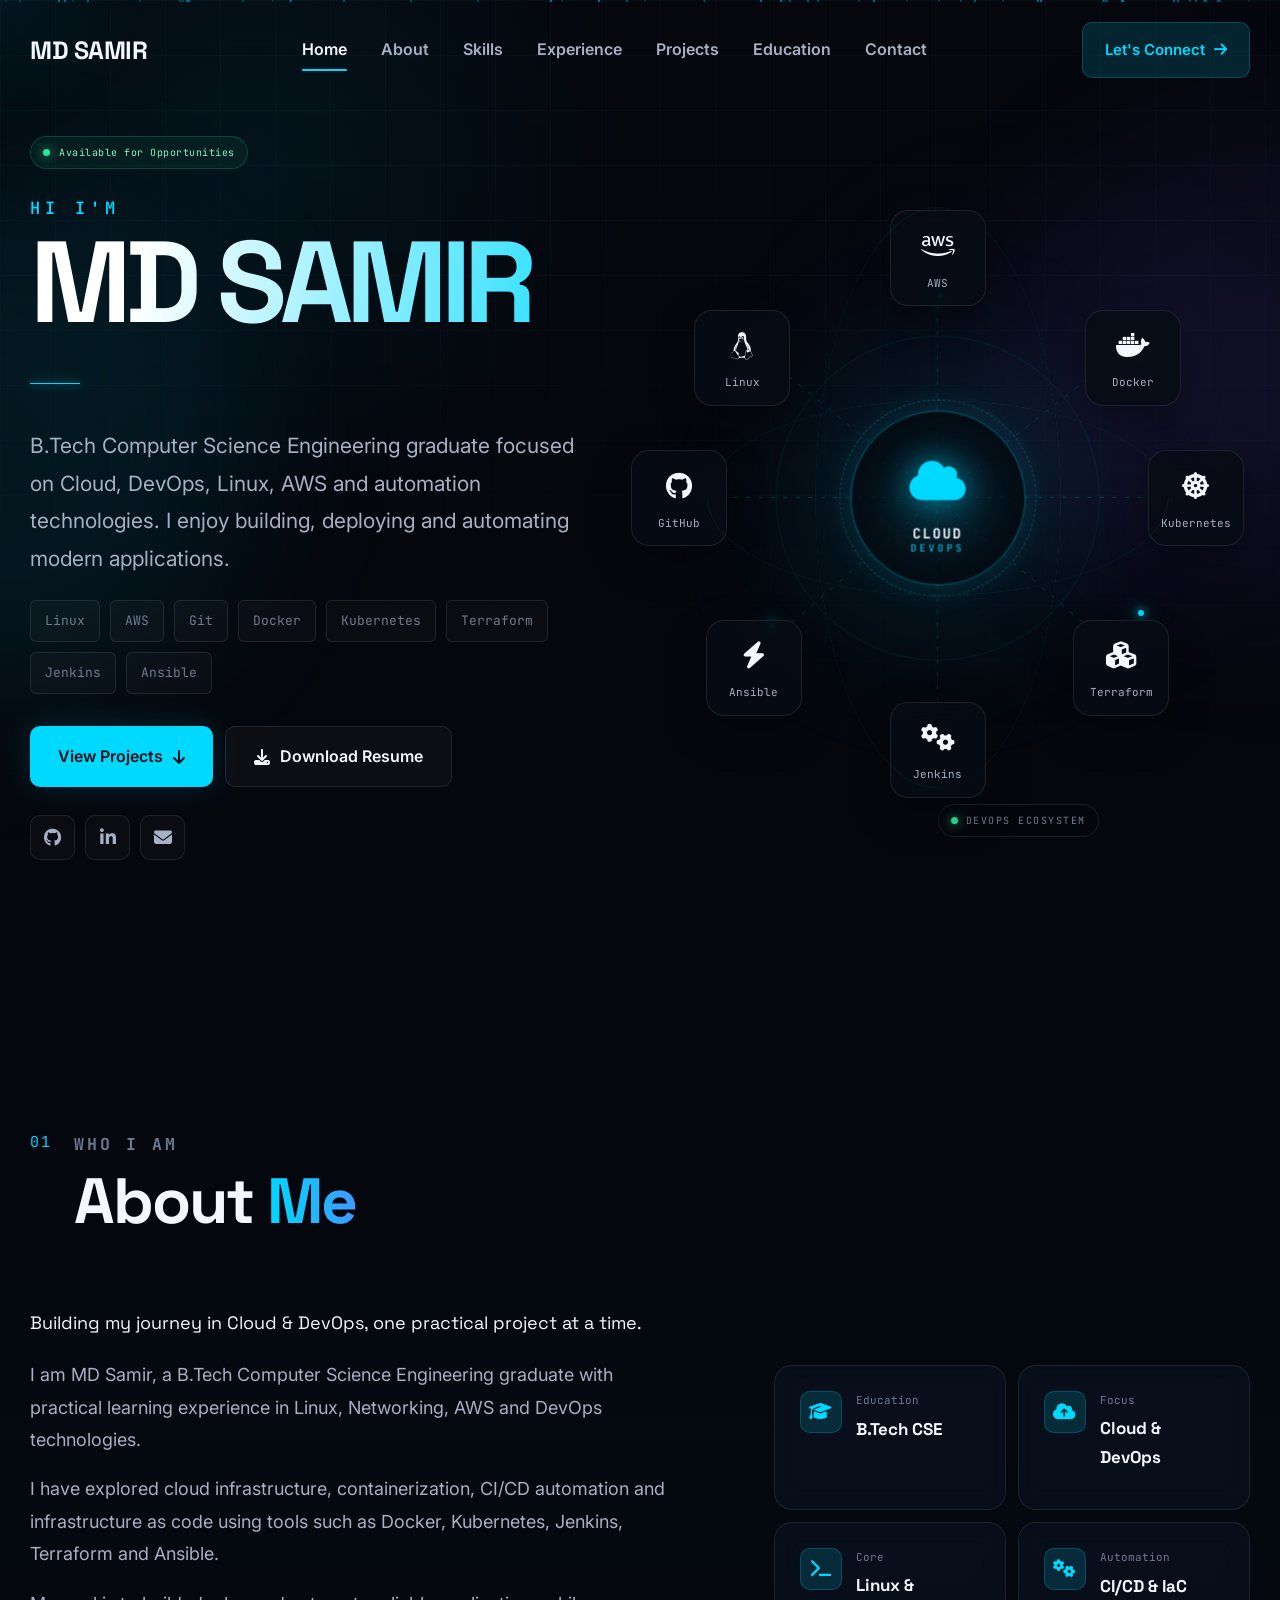
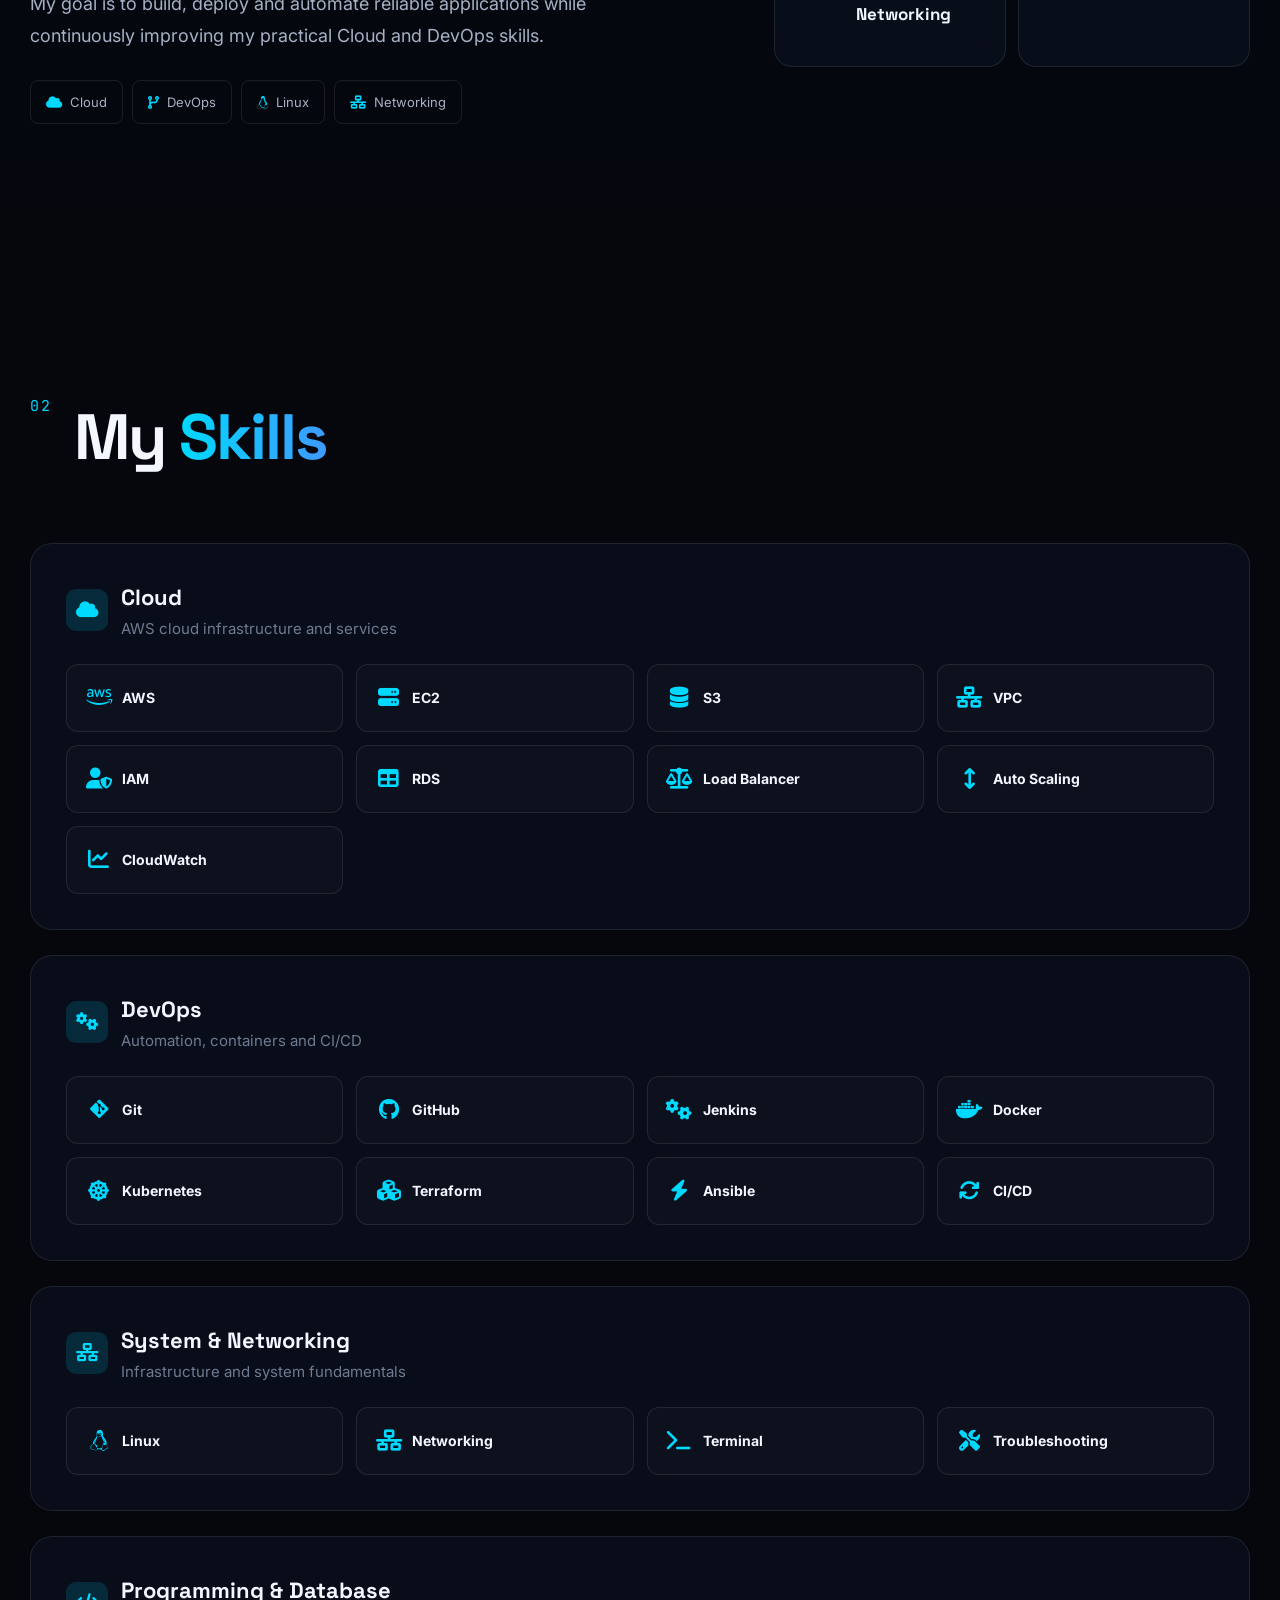
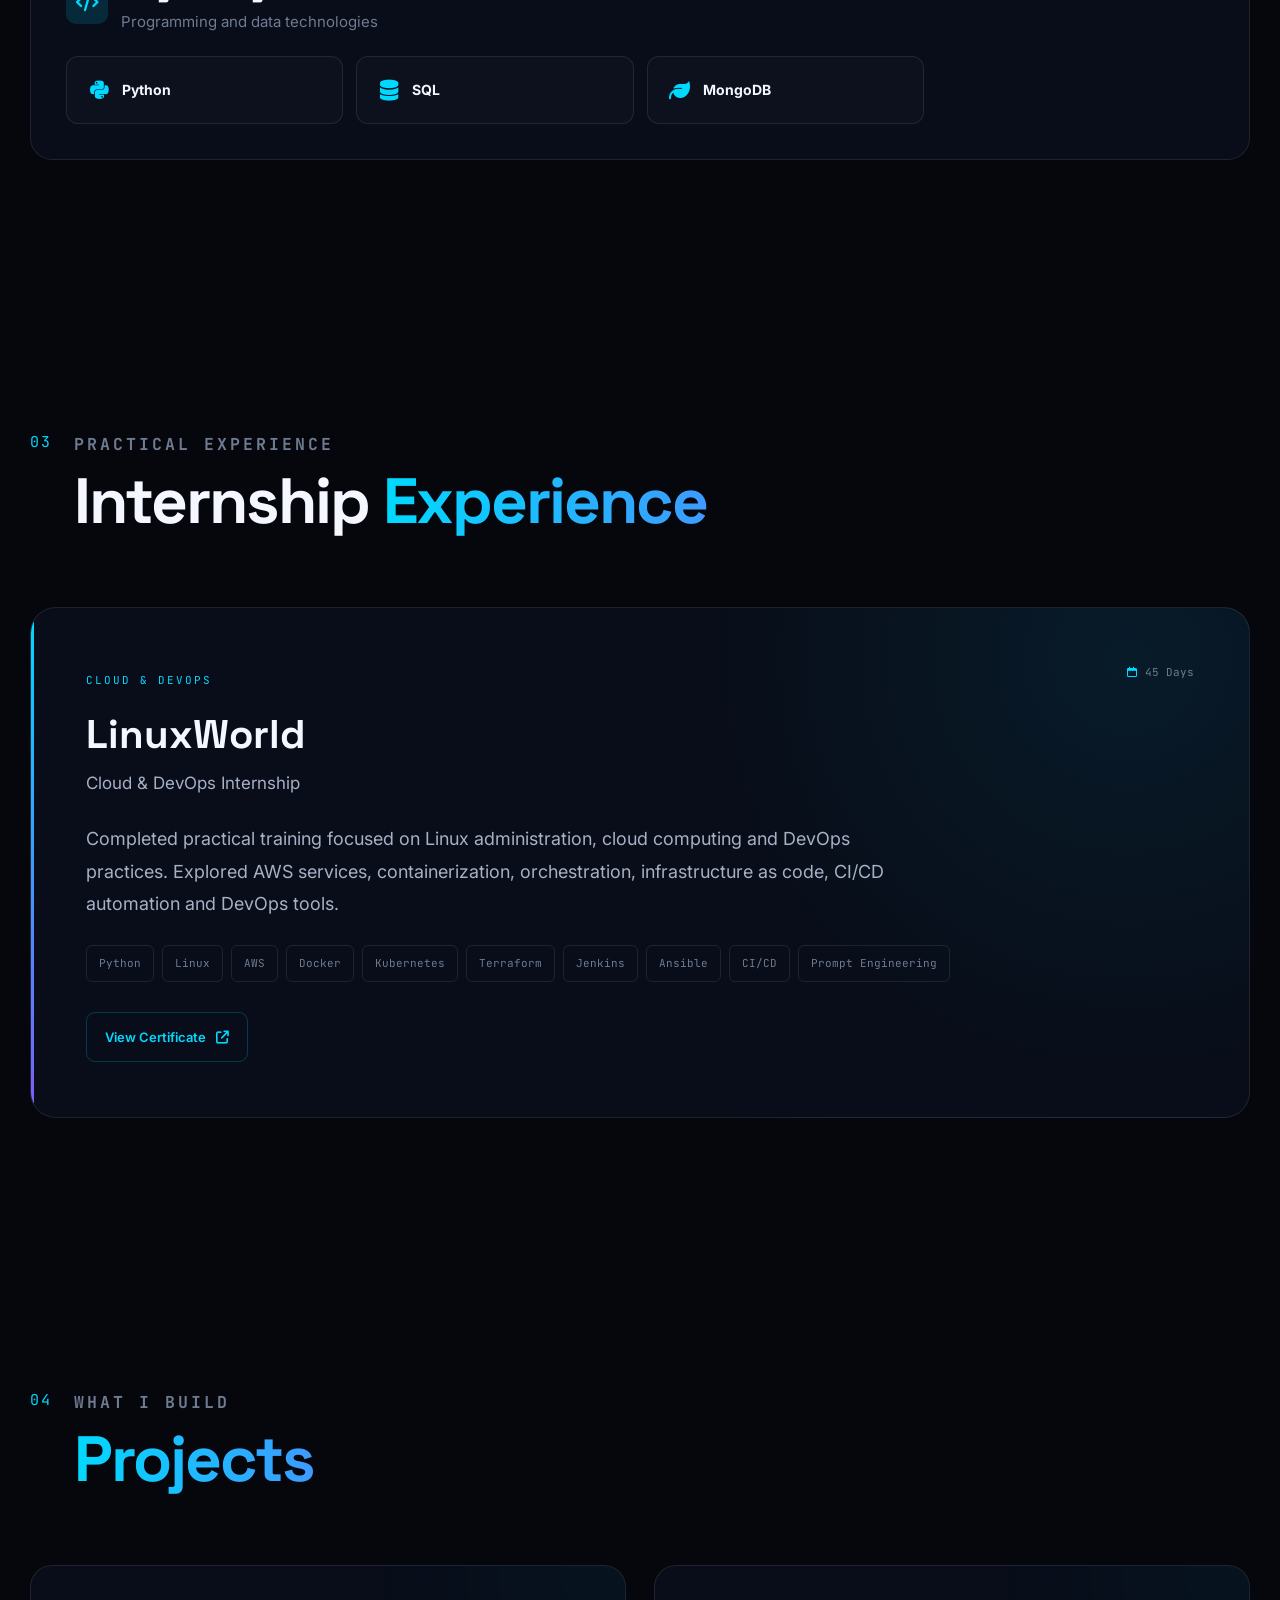
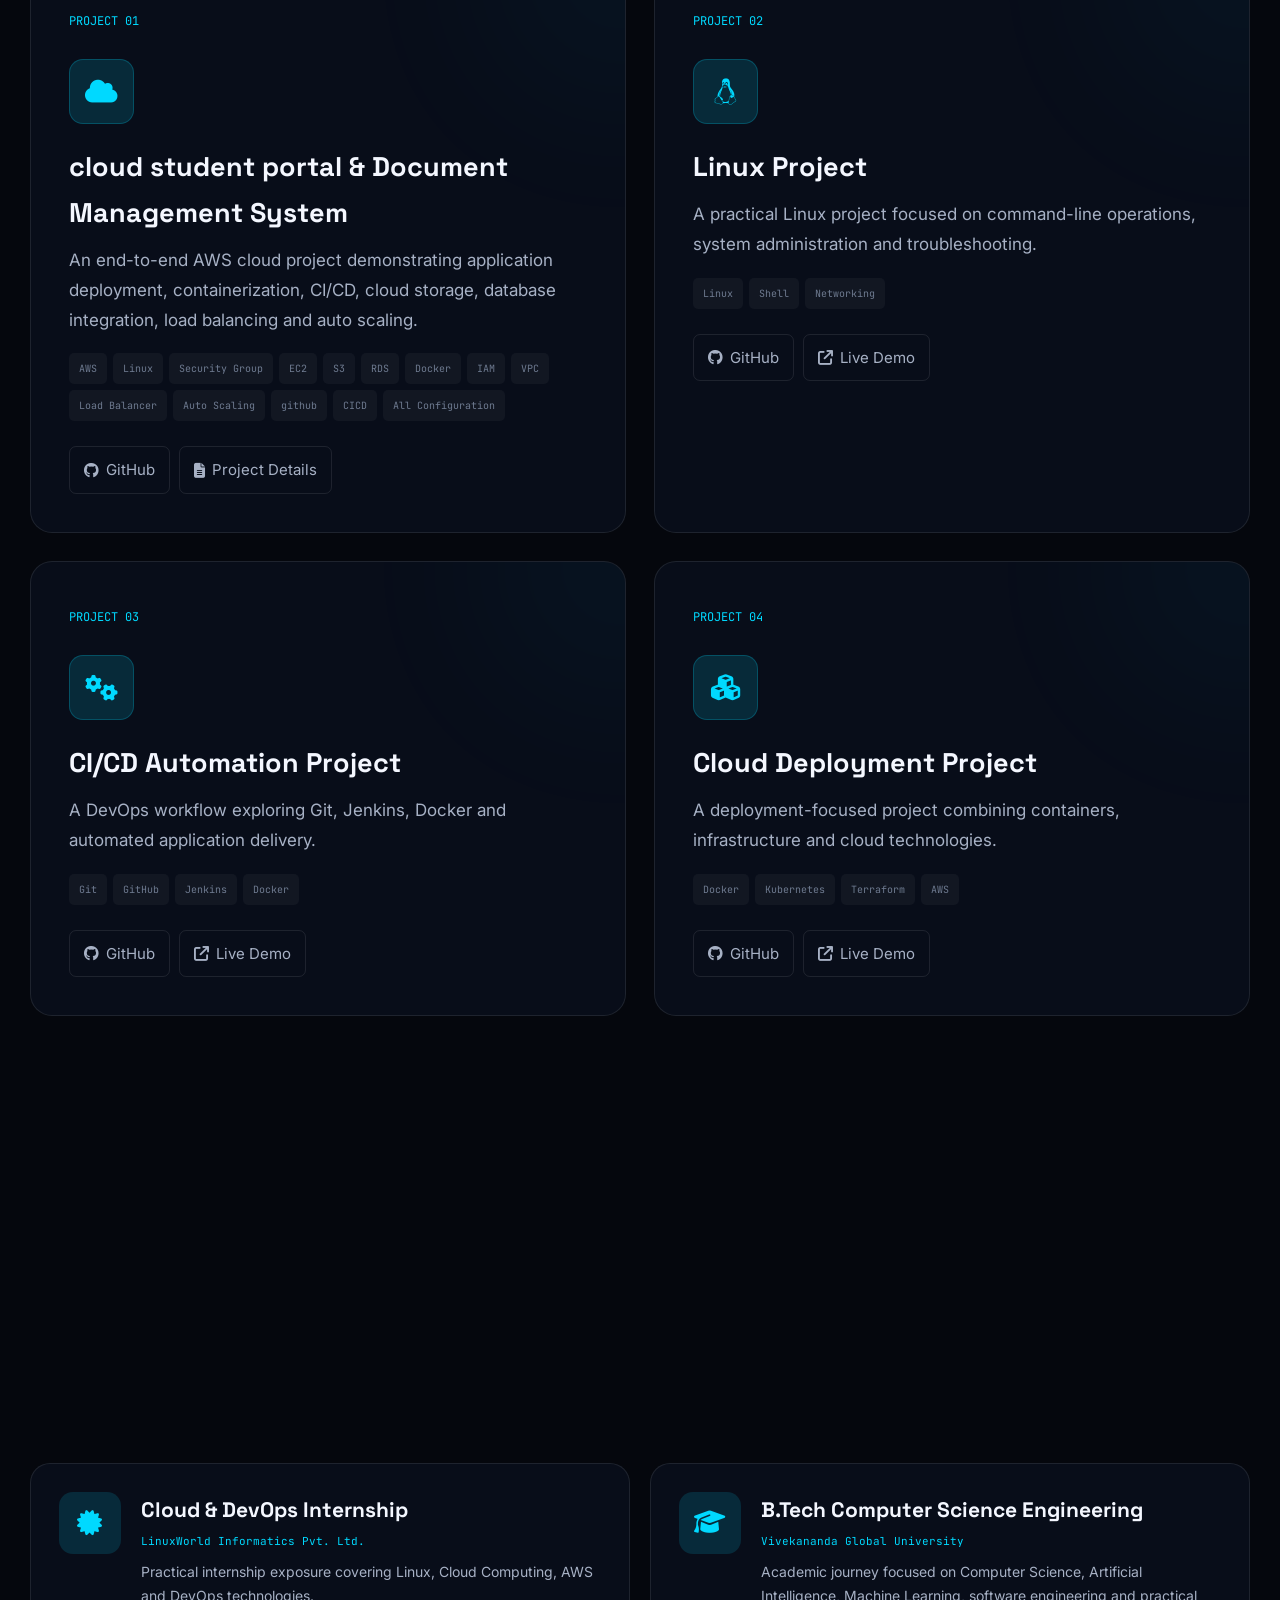
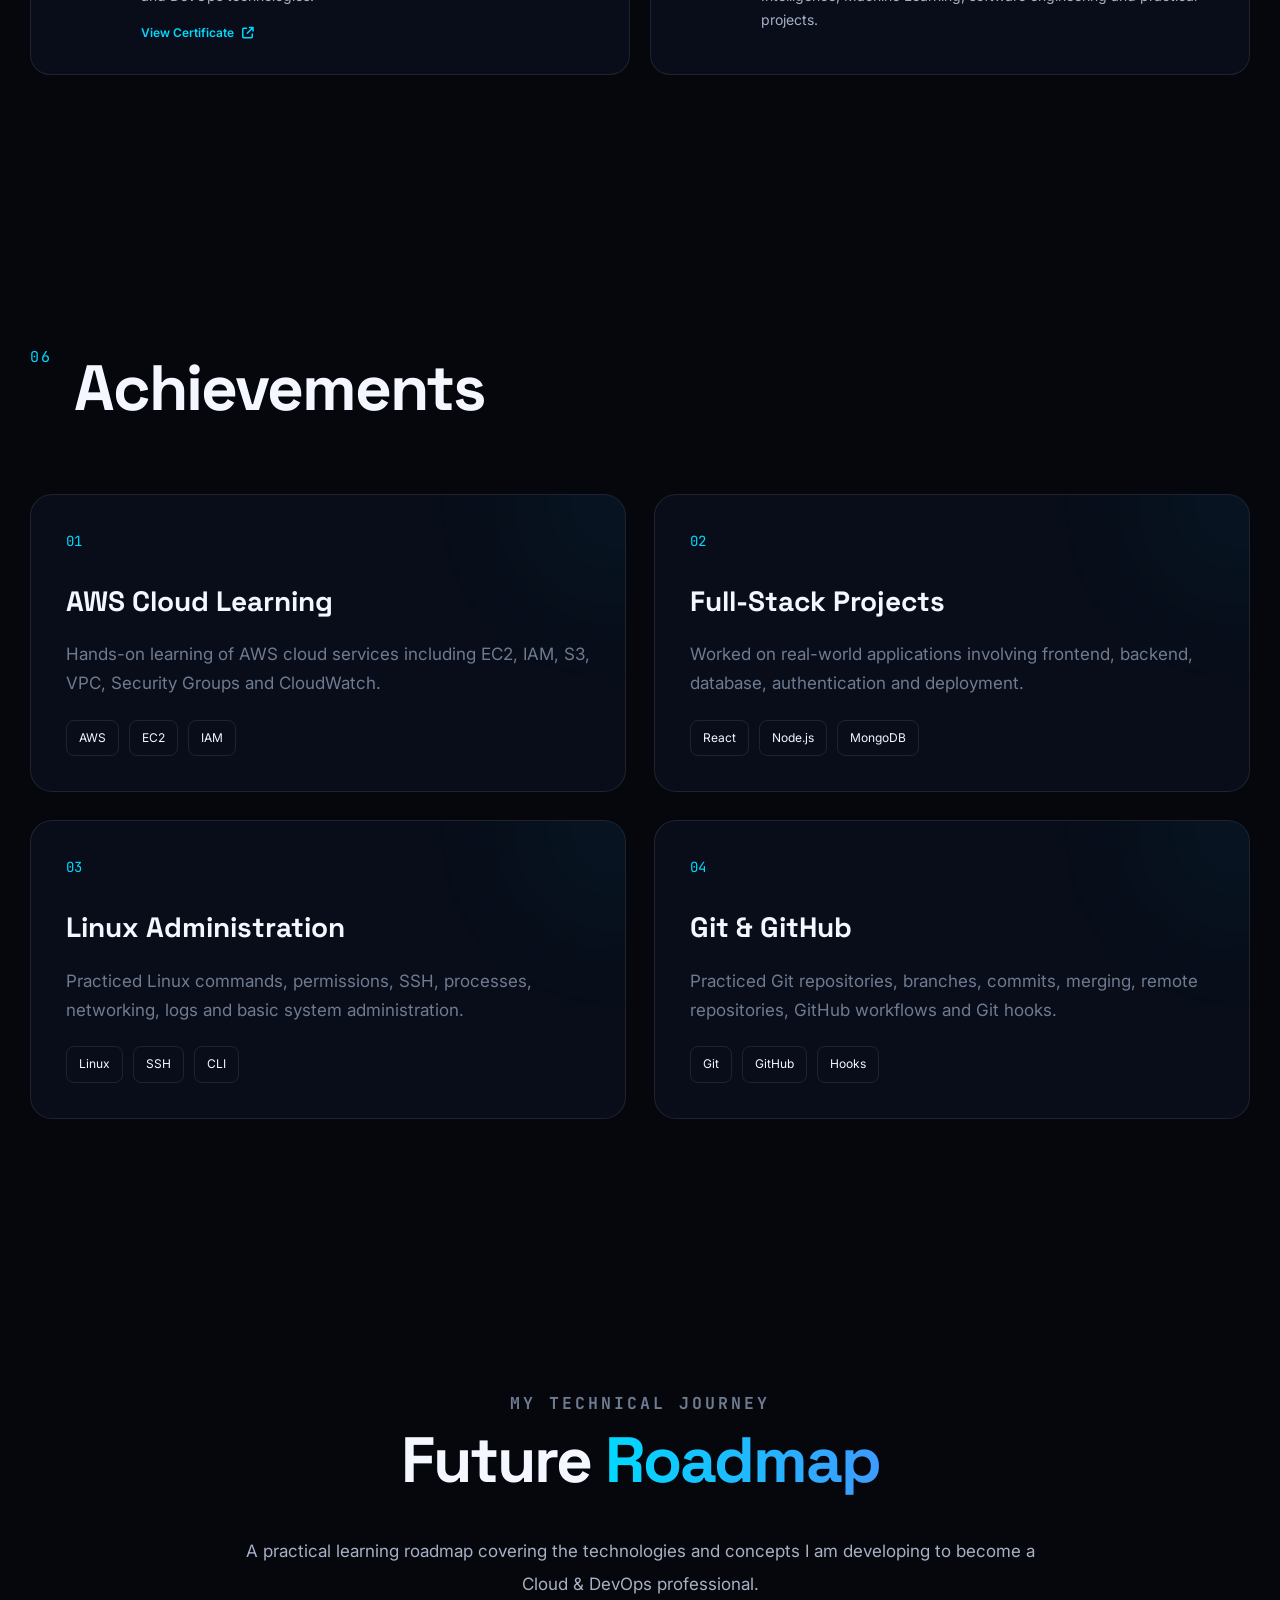
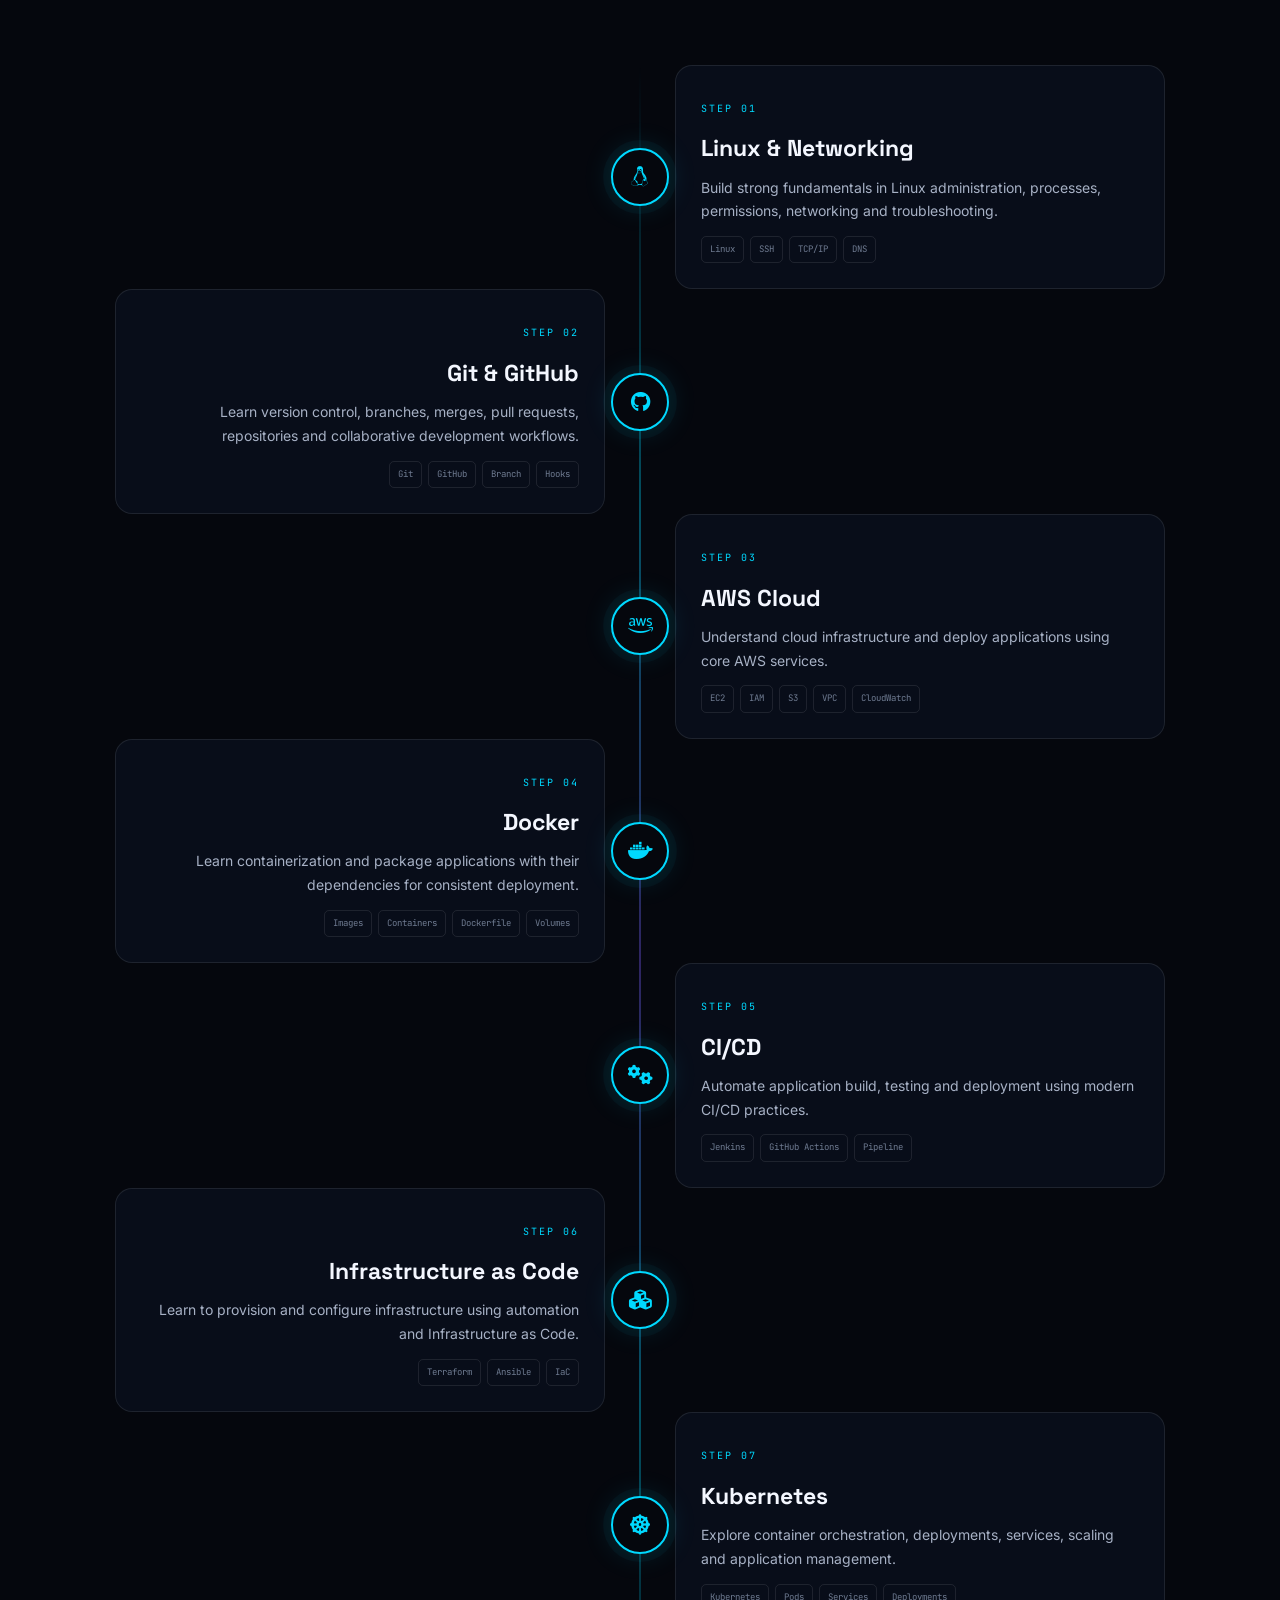
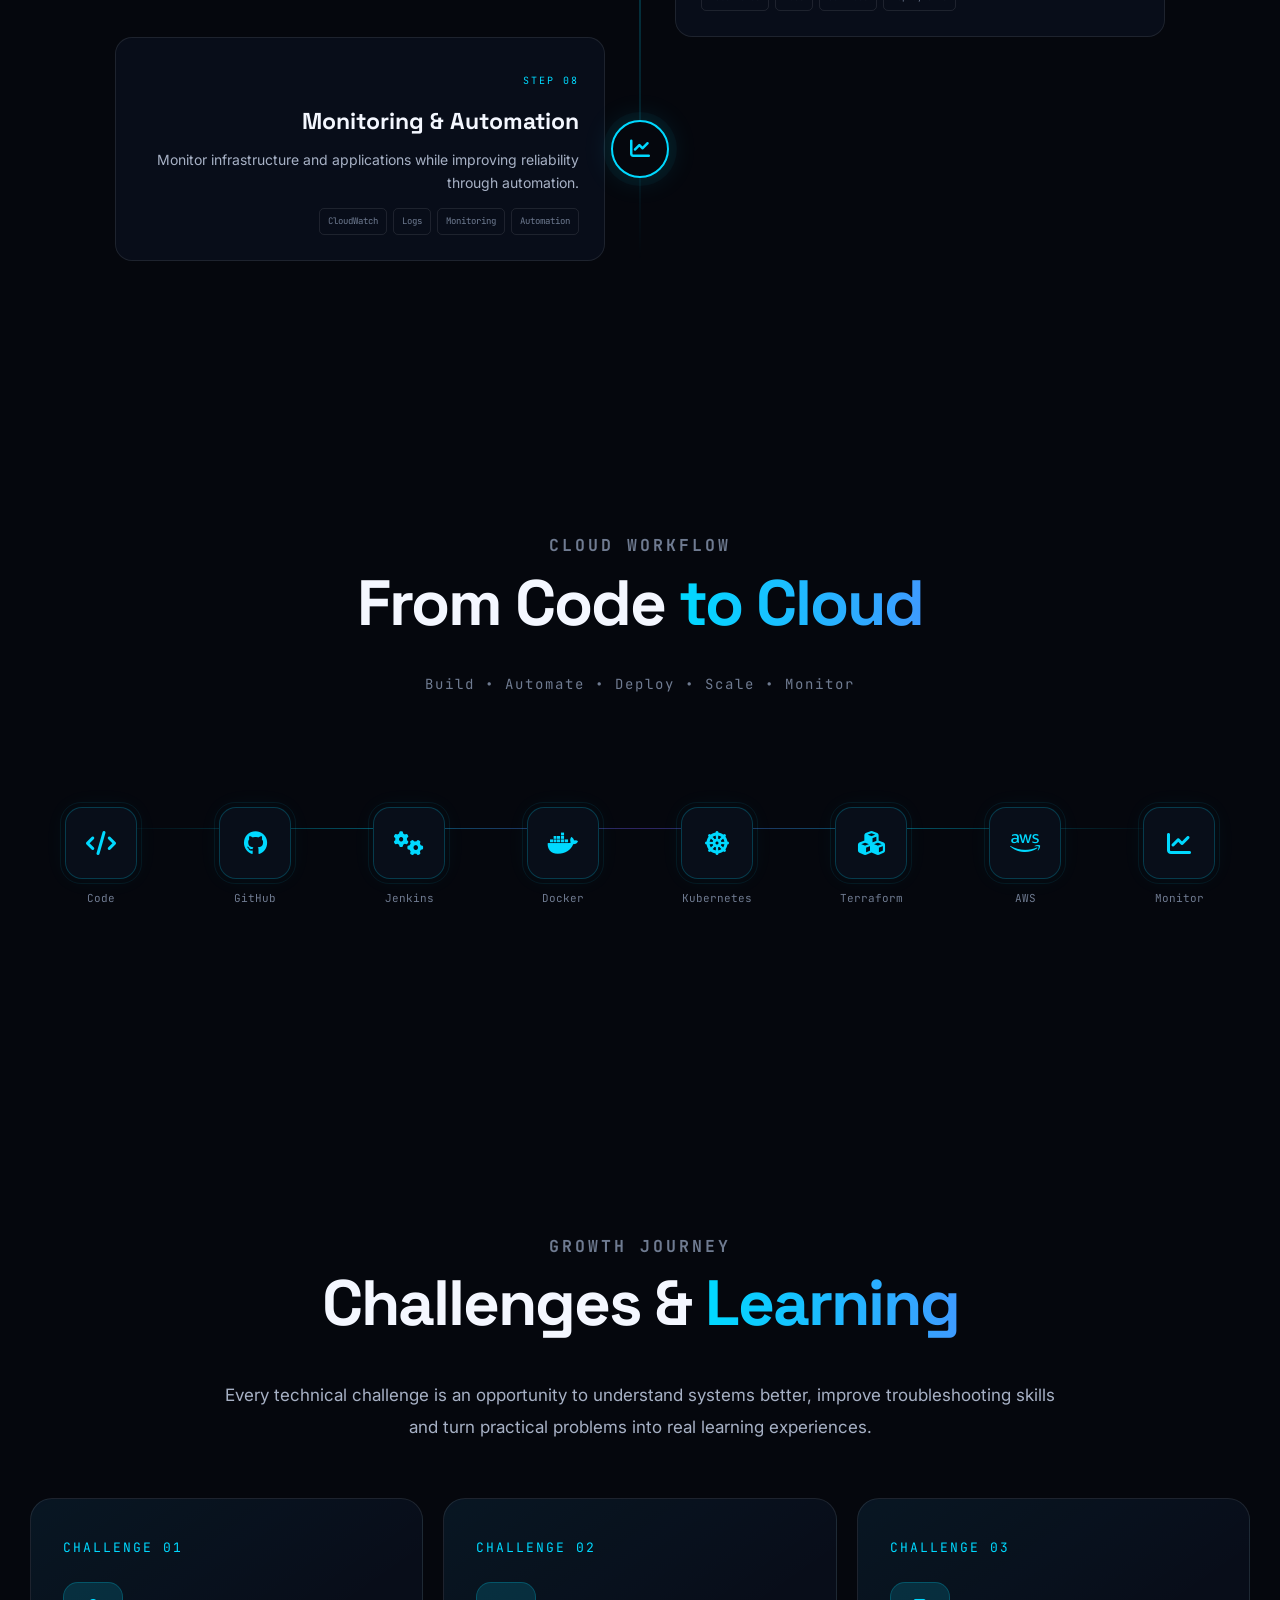
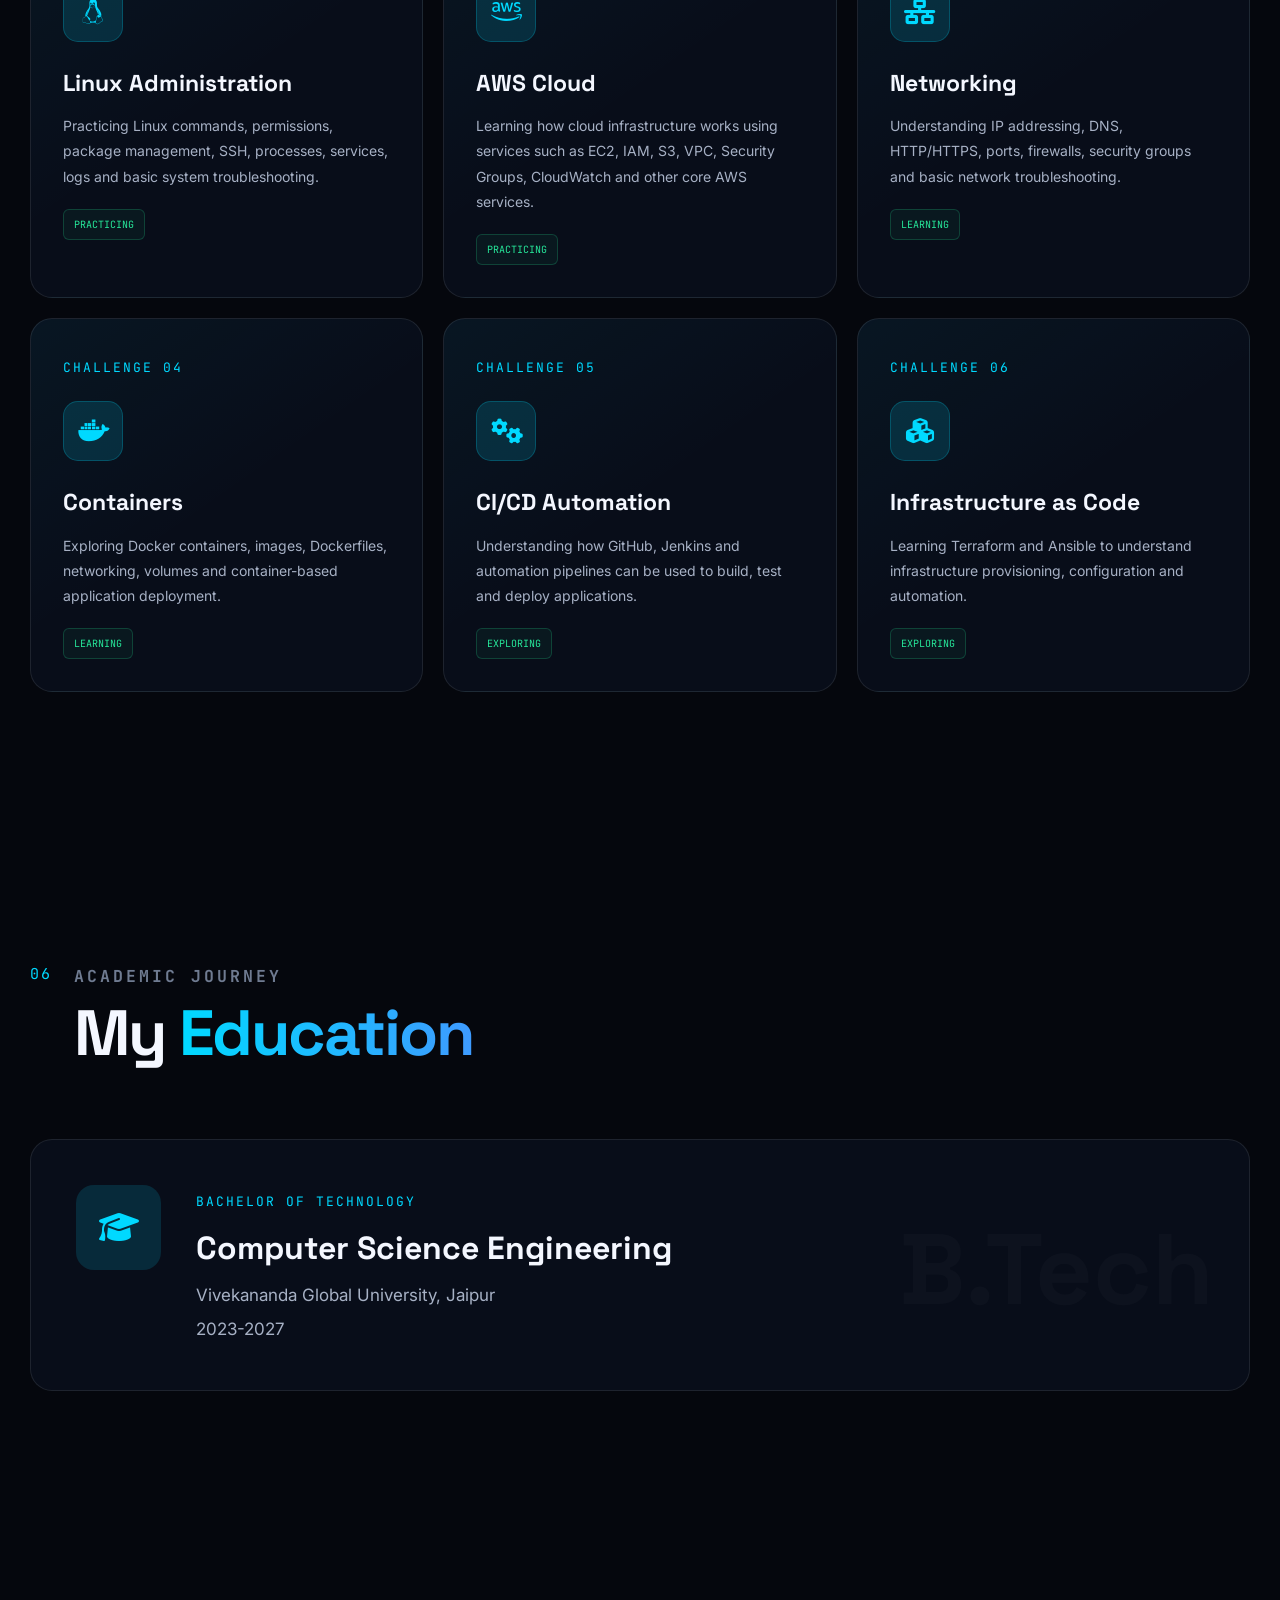
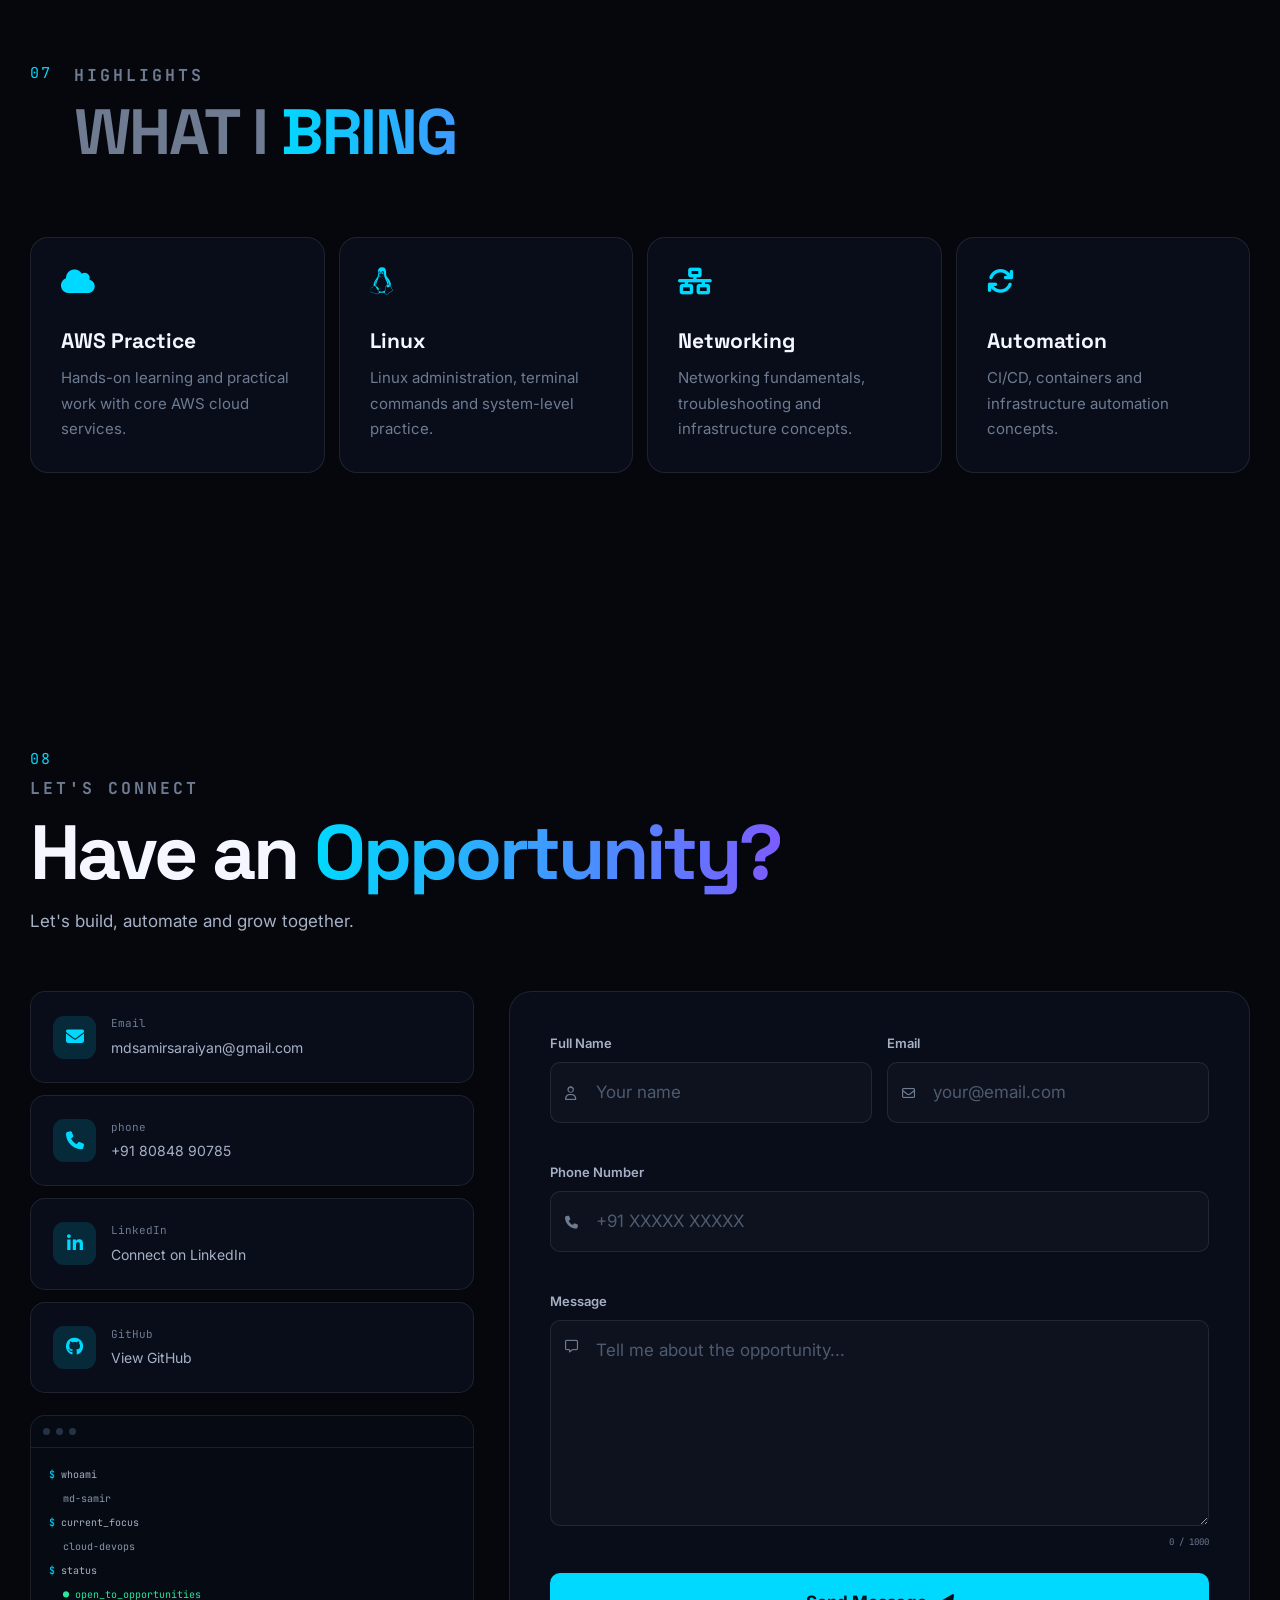
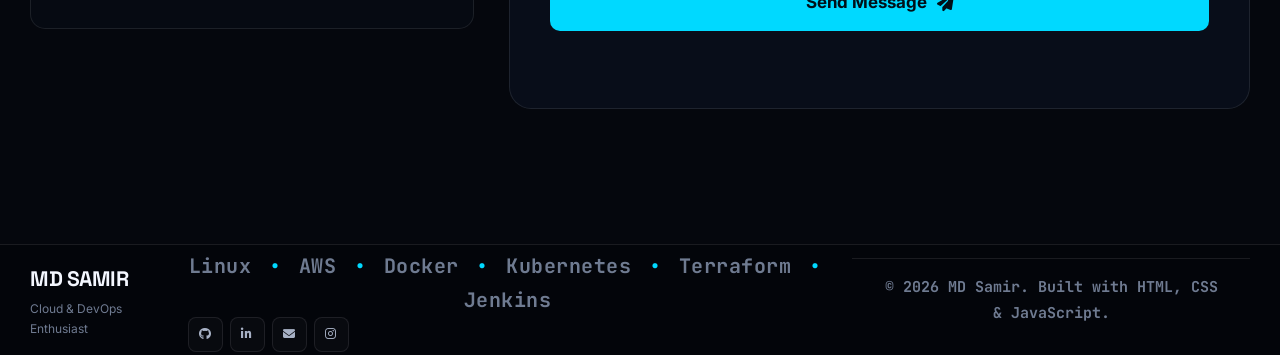
<file: index.html>
<!DOCTYPE html>
<html lang="en">
<head>
    <meta charset="UTF-8">

    <meta name="viewport" content="width=device-width, initial-scale=1.0">

    <meta
        name="description"
        content="MD Samir — Cloud & DevOps Enthusiast focused on Linux, AWS, Docker, Kubernetes, Terraform, Jenkins and automation."
    >

    <meta name="author" content="MD Samir">

    <meta property="og:title" content="MD Samir | Cloud & DevOps">
    <meta
        property="og:description"
        content="Cloud & DevOps portfolio of MD Samir."
    >
    <meta property="og:type" content="website">

    <title>MD Samir | Cloud & DevOps</title>

    <!-- Google Fonts -->
    <link rel="preconnect" href="https://fonts.googleapis.com">
    <link rel="preconnect" href="https://fonts.gstatic.com" crossorigin>

    <link
        href="https://fonts.googleapis.com/css2?family=Inter:wght@400;500;600;700;800&family=JetBrains+Mono:wght@400;500;600&family=Space+Grotesk:wght@400;500;600;700&display=swap"
        rel="stylesheet"
    >

    <!-- Font Awesome Icons -->
    <link
        rel="stylesheet"
        href="https://cdnjs.cloudflare.com/ajax/libs/font-awesome/6.5.2/css/all.min.css"
    >

 <!-- Main CSS -->
<link rel="stylesheet" href="style.css">

<link rel="icon" href="assets/images/favicon.png">
<body>

    <!-- =====================================================
         PAGE LOADER
    ====================================================== -->

    <div class="page-loader" id="pageLoader">
        <div class="loader-core">
            <span></span>
            <span></span>
            <span></span>
        </div>

        <p>INITIALIZING CLOUD ENVIRONMENT...</p>
    </div>


    <!-- =====================================================
         BACKGROUND EFFECTS
    ====================================================== -->

    <div class="background-grid"></div>

    <div class="particles-container" id="particlesContainer"></div>

    <div class="cursor-glow" id="cursorGlow"></div>


    <!-- =====================================================
         NAVIGATION
    ====================================================== -->

    <header class="navbar" id="navbar">

        <div class="container nav-container">

            <a href="#home" class="logo">
        
                MD<span>  </span>SAMIR
                
            </a>


            <nav class="nav-menu" id="navMenu">

                <a href="#home" class="nav-link active">Home</a>

                <a href="#about" class="nav-link">About</a>

                <a href="#skills" class="nav-link">Skills</a>

                <a href="#experience" class="nav-link">Experience</a>

                <a href="#projects" class="nav-link">Projects</a>

                <a href="#education" class="nav-link">Education</a>

                <a href="#contact" class="nav-link">Contact</a>

            </nav>


            <a href="#contact" class="nav-contact-btn">
                Let's Connect
                <i class="fa-solid fa-arrow-right"></i>
            </a>


            <button
                class="menu-toggle"
                id="menuToggle"
                aria-label="Open navigation menu"
                aria-expanded="false"
            >
                <span></span>
                <span></span>
                <span></span>
            </button>

        </div>

    </header>


    <main>


        <!-- =====================================================
             HERO SECTION
        ====================================================== -->

        <section class="hero section" id="home">

            <div class="hero-glow hero-glow-one"></div>
            <div class="hero-glow hero-glow-two"></div>


            <div class="container hero-container">


                <!-- HERO CONTENT -->

                <div class="hero-content reveal">

                    <div class="status-badge">

                        <span class="status-dot"></span>

                        <span>Available for Opportunities</span>

                    </div>


                    <p class="hero-intro">
                        HI I'M
                    </p>


                    <h1 class="hero-title">

                        
                        <span>MD SAMIR</span>

                    </h1>

<div class="hero-role">
    <span class="role-line"></span>

    <span class="role-text">
        Cloud &amp; DevOps Enthusiast
    </span>
</div>


                    <p class="hero-description">

                        B.Tech Computer Science Engineering graduate focused on
                        Cloud, DevOps, Linux, AWS and automation technologies.
                        I enjoy building, deploying and automating modern
                        applications.

                    </p>


                    <div class="hero-tech-stack">

                        <span>Linux</span>
                        <span>AWS</span>
                        <span>Git</span>
                        <span>Docker</span>
                        <span>Kubernetes</span>
                        <span>Terraform</span>
                        <span>Jenkins</span>
                        <span>Ansible</span>

                    </div>


                    <div class="hero-buttons">

                        <a
                            href="#projects"
                            class="btn btn-primary"
                        >
                            <span>View Projects</span>
                            <i class="fa-solid fa-arrow-down"></i>
                        </a>


                        <a
                            href="assets/resume/MD-Samir-Resume.pdf"
                            class="btn btn-secondary"
                            download
                        >
                            <i class="fa-solid fa-download"></i>
                            <span>Download Resume</span>
                        </a>

                    </div>


                    <div class="hero-socials">

                        <a
                            href="https://github.com/MdSamir8084"
                            target="_blank"
                            rel="noopener noreferrer"
                            aria-label="GitHub"
                        >
                            <i class="fa-brands fa-github"></i>
                        </a>


                        <a
                            href="https://www.linkedin.com/md-samir-2582a22b4"
                            target="_blank"
                            rel="noopener noreferrer"
                            aria-label="LinkedIn"
                        >
                            <i class="fa-brands fa-linkedin-in"></i>
                        </a>


                        <a
                            href="mailto:mdsamirsaraiyan.com"
                            aria-label="Email"
                        >
                            <i class="fa-solid fa-envelope"></i>
                        </a>

                    </div>

                </div>


                <!-- =================================================
                     CLOUD / DEVOPS ECOSYSTEM
                ================================================== -->

                <div
                    class="devops-visual reveal"
                    id="devopsVisual"
                >

                    <div class="visual-glow"></div>

                    <div class="orbit orbit-one"></div>
                    <div class="orbit orbit-two"></div>
                    <div class="orbit orbit-three"></div>


                    <!-- Connection SVG -->

                    <svg
                        class="connection-lines"
                        viewBox="0 0 600 600"
                        aria-hidden="true"
                    >

                        <path
                            class="connection connection-1"
                            d="M300 300 L300 85"
                        />

                        <path
                            class="connection connection-2"
                            d="M300 300 L490 150"
                        />

                        <path
                            class="connection connection-3"
                            d="M300 300 L520 300"
                        />

                        <path
                            class="connection connection-4"
                            d="M300 300 L480 455"
                        />

                        <path
                            class="connection connection-5"
                            d="M300 300 L300 520"
                        />

                        <path
                            class="connection connection-6"
                            d="M300 300 L120 455"
                        />

                        <path
                            class="connection connection-7"
                            d="M300 300 L80 300"
                        />

                        <path
                            class="connection connection-8"
                            d="M300 300 L110 145"
                        />

                    </svg>


                    <!-- Moving particles -->

                    <div class="data-particle particle-1"></div>
                    <div class="data-particle particle-2"></div>
                    <div class="data-particle particle-3"></div>
                    <div class="data-particle particle-4"></div>


                    <!-- CENTER CLOUD -->

                    <div class="cloud-core">

                        <div class="cloud-ring"></div>

                        <div class="cloud-icon">
                            <i class="fa-solid fa-cloud"></i>
                        </div>

                        <div class="cloud-text">
                            <strong>CLOUD</strong>
                            <span>DEVOPS</span>
                        </div>

                    </div>


                    <!-- TECHNOLOGY NODES -->

                    <div
                        class="tech-node node-aws"
                        data-tech="Amazon Web Services"
                    >
                        <div class="node-icon">
                            <i class="fa-brands fa-aws"></i>
                        </div>

                        <span>AWS</span>
                    </div>


                    <div
                        class="tech-node node-docker"
                        data-tech="Containerization"
                    >
                        <div class="node-icon">
                            <i class="fa-brands fa-docker"></i>
                        </div>

                        <span>Docker</span>
                    </div>


                    <div
                        class="tech-node node-kubernetes"
                        data-tech="Container Orchestration"
                    >
                        <div class="node-icon">
                            <i class="fa-solid fa-dharmachakra"></i>
                        </div>

                        <span>Kubernetes</span>
                    </div>


                    <div
                        class="tech-node node-terraform"
                        data-tech="Infrastructure as Code"
                    >
                        <div class="node-icon">
                            <i class="fa-solid fa-cubes"></i>
                        </div>

                        <span>Terraform</span>
                    </div>


                    <div
                        class="tech-node node-jenkins"
                        data-tech="CI/CD Automation"
                    >
                        <div class="node-icon">
                            <i class="fa-solid fa-gears"></i>
                        </div>

                        <span>Jenkins</span>
                    </div>


                    <div
                        class="tech-node node-ansible"
                        data-tech="Automation"
                    >
                        <div class="node-icon">
                            <i class="fa-solid fa-bolt"></i>
                        </div>

                        <span>Ansible</span>
                    </div>


                    <div
                        class="tech-node node-github"
                        data-tech="Version Control"
                    >
                        <div class="node-icon">
                            <i class="fa-brands fa-github"></i>
                        </div>

                        <span>GitHub</span>
                    </div>


                    <div
                        class="tech-node node-linux"
                        data-tech="Linux Administration"
                    >
                        <div class="node-icon">
                            <i class="fa-brands fa-linux"></i>
                        </div>

                        <span>Linux</span>
                    </div>


                    <!-- VISUAL LABEL -->

                    <div class="visual-label">

                        <span class="pulse-dot"></span>

                        <span>DEVOPS ECOSYSTEM</span>

                    </div>

                </div>

            </div>


            <div class="scroll-indicator">

              

                <div class="scroll-line"></div>

            </div>

        </section>



        <!-- =====================================================
             ABOUT SECTION
        ====================================================== -->

        <section class="about section" id="about">

            <div class="container">

                <div class="section-heading reveal">

                    <span class="section-number">01</span>

                    <div>
                        <span class="section-label"><h1>WHO I AM</h1></span>

                        <h2>
                            About <span>Me</span>
                        </h2>
                    </div>

                </div>


                <div class="about-grid">


                    <div class="about-content reveal">

                        <p class="about-lead">
                            Building my journey in Cloud &amp; DevOps,
                            one practical project at a time.
                        </p>

                        <p>
                            I am MD Samir, a B.Tech Computer Science
                            Engineering graduate with practical learning
                            experience in Linux, Networking, AWS and
                            DevOps technologies.
                        </p>

                        <p>
                            I have explored cloud infrastructure,
                            containerization, CI/CD automation and
                            infrastructure as code using tools such as
                            Docker, Kubernetes, Jenkins, Terraform and
                            Ansible.
                        </p>

                        <p>
                            My goal is to build, deploy and automate
                            reliable applications while continuously
                            improving my practical Cloud and DevOps skills.
                        </p>


                        <div class="about-tags">

                            <span>
                                <i class="fa-solid fa-cloud"></i>
                                Cloud
                            </span>

                            <span>
                                <i class="fa-solid fa-code-branch"></i>
                                DevOps
                            </span>

                            <span>
                                <i class="fa-brands fa-linux"></i>
                                Linux
                            </span>

                            <span>
                                <i class="fa-solid fa-network-wired"></i>
                                Networking
                            </span>

                        </div>

                    </div>


                    <div class="about-cards reveal">


                        <div class="info-card">

                            <div class="info-icon">
                                <i class="fa-solid fa-graduation-cap"></i>
                            </div>

                            <div>
                                <span>Education</span>
                                <strong>B.Tech CSE</strong>
                            </div>

                        </div>


                        <div class="info-card">

                            <div class="info-icon">
                                <i class="fa-solid fa-cloud-arrow-up"></i>
                            </div>

                            <div>
                                <span>Focus</span>
                                <strong>Cloud &amp; DevOps</strong>
                            </div>

                        </div>


                        <div class="info-card">

                            <div class="info-icon">
                                <i class="fa-solid fa-terminal"></i>
                            </div>

                            <div>
                                <span>Core</span>
                                <strong>Linux &amp; Networking</strong>
                            </div>

                        </div>


                        <div class="info-card">

                            <div class="info-icon">
                                <i class="fa-solid fa-gears"></i>
                            </div>

                            <div>
                                <span>Automation</span>
                                <strong>CI/CD &amp; IaC</strong>
                            </div>

                        </div>

                    </div>

                </div>

            </div>

        </section>



        <!-- =====================================================
             SKILLS SECTION
        ====================================================== -->

        <section class="skills section" id="skills">

            <div class="container">

                <div class="section-heading reveal">

                    <span class="section-number">02</span>

                    <div>
                        <span class="section-label"></span>

                        <h2>
                            My <span>Skills</span>
                        </h2>
                    </div>

                </div>


                <div
                    class="skills-container"
                    id="skillsContainer"
                >

                    <!-- JavaScript will render skills here -->

                </div>

            </div>

        </section>



        <!-- =====================================================
             EXPERIENCE
        ====================================================== -->

        <section class="experience section" id="experience">

            <div class="container">

                <div class="section-heading reveal">

                    <span class="section-number">03</span>

                    <div>
                        <span class="section-label"><h1>PRACTICAL EXPERIENCE</h1></span>

                        <h2>
                            Internship <span>Experience</span>
                        </h2>
                    </div>

                </div>


                <div class="experience-card reveal">

                    <div class="experience-line"></div>


                    <div class="experience-top">

                        <div>

                            <span class="experience-badge">
                                CLOUD &amp; DEVOPS
                            </span>

                            <h3>
                                LinuxWorld
                            </h3>

                            <p class="experience-role">
                                Cloud &amp; DevOps Internship
                            </p>

                        </div>


                        <div class="experience-duration">

                            <i class="fa-regular fa-calendar"></i>

                            <span>45 Days</span>

                        </div>

                    </div>


                    <p class="experience-description">

                        Completed practical training focused on Linux
                        administration, cloud computing and DevOps
                        practices. Explored AWS services,
                        containerization, orchestration, infrastructure
                        as code, CI/CD automation and DevOps tools.

                    </p>


                    <div class="experience-tech">

                        <span>Python</span>
                        <span>Linux</span>
                        <span>AWS</span>
                        <span>Docker</span>
                        <span>Kubernetes</span>
                        <span>Terraform</span>
                        <span>Jenkins</span>
                        <span>Ansible</span>
                        <span>CI/CD</span>
                        <span>Prompt Engineering</span>

                    </div>


                    <a
                        href="https://lnkd.in/p/d879vbFM"
                        class="certificate-btn"
                        target="_blank"
                    >
                        <span>View Certificate</span>
                        <i class="fa-solid fa-arrow-up-right-from-square"></i>
                    </a>

                </div>

            </div>

        </section>



        <!-- =====================================================
             PROJECTS
        ====================================================== -->

        <section class="projects section" id="projects">

            <div class="container">

                <div class="section-heading reveal">

                    <span class="section-number">04</span>

                    <div>
                        <span class="section-label"><h1>WHAT I BUILD</h1></span>

                        <h2>
                            <span>Projects</span>
                        </h2>
                    </div>

                </div>


                <div
                    class="projects-grid"
                    id="projectsGrid"
                >

                    <!-- JavaScript renders project cards -->

                </div>

            </div>

        </section>

        <!-- =====================================================
     CERTIFICATIONS
====================================================== -->

<section class="certifications section" id="certifications">

    <div class="container">

        <div class="section-heading reveal">

            <span class="section-number">08</span>

            <div>

                <span class="section-label">
                    <h1>PROFESSIONAL LEARNING</h1>
                </span>

                <h2>
                    My <span>Certifications</span>
                </h2>

            </div>

        </div>


        <div class="certifications-grid">


            <div class="certification-card reveal">

                <div class="certification-icon">

                    <i class="fa-solid fa-certificate"></i>

                </div>

                <div class="certification-content">

                    <h3>
                        Cloud &amp; DevOps Internship
                    </h3>

                    <span class="issuer">
                        LinuxWorld Informatics Pvt. Ltd.
                    </span>

                    <p>

                        Practical internship exposure covering Linux,
                        Cloud Computing, AWS and DevOps technologies.

                    </p>

                    <a
                       href="https://lnkd.in/p/d879vbFM"
                        target="_blank"
                        class="certification-btn"
                    >

                        View Certificate

                        <i class="fa-solid fa-arrow-up-right-from-square"></i>

                    </a>

                </div>

            </div>


            <div class="certification-card reveal">

                <div class="certification-icon">

                    <i class="fa-solid fa-graduation-cap"></i>

                </div>

                <div class="certification-content">

                    <h3>
                        B.Tech Computer Science Engineering
                    </h3>

                    <span class="issuer">
                        Vivekananda Global University
                    </span>

                    <p>

                        Academic journey focused on Computer Science,
                        Artificial Intelligence, Machine Learning,
                        software engineering and practical projects.

                    </p>

                </div>

            </div>


        </div>

    </div>

</section>

<section class="section" id="achievements">

    <div class="container">

        <div class="section-heading reveal">
            <span class="section-number">06</span>

            <h2>
                Achievements

            </h2>
                            

</p>            
        </div></p>

        <div class="achievements-grid">

            <div class="achievement-card reveal">
                <span class="achievement-number">01</span>

                <h3>AWS Cloud Learning</h3>

                <p>
                    Hands-on learning of AWS cloud services including
                    EC2, IAM, S3, VPC, Security Groups and CloudWatch.
                </p>

                <div class="achievement-tags">
                    <span>AWS</span>
                    <span>EC2</span>
                    <span>IAM</span>
                </div>
            </div>


            <div class="achievement-card reveal">
                <span class="achievement-number">02</span>

                <h3>Full-Stack Projects</h3>

                <p>
                    Worked on real-world applications involving frontend,
                    backend, database, authentication and deployment.
                </p>

                <div class="achievement-tags">
                    <span>React</span>
                    <span>Node.js</span>
                    <span>MongoDB</span>
                </div>
            </div>


            <div class="achievement-card reveal">
                <span class="achievement-number">03</span>

                <h3>Linux Administration</h3>

                <p>
                    Practiced Linux commands, permissions, SSH, processes,
                    networking, logs and basic system administration.
                </p>

                <div class="achievement-tags">
                    <span>Linux</span>
                    <span>SSH</span>
                    <span>CLI</span>
                </div>
            </div>


            <div class="achievement-card reveal">
                <span class="achievement-number">04</span>

                <h3>Git &amp; GitHub</h3>

                <p>
                    Practiced Git repositories, branches, commits, merging,
                    remote repositories, GitHub workflows and Git hooks.
                </p>

                <div class="achievement-tags">
                    <span>Git</span>
                    <span>GitHub</span>
                    <span>Hooks</span>
                </div>
            </div>

        </div>

    </div>

</section>

        <!-- =====================================================
     DEVOPS ROADMAP
====================================================== -->

<section class="roadmap section" id="roadmap">

    <div class="container">

        <div class="section-heading centered reveal">

            <span class="section-number">09</span>

            <div>

                <span class="section-label">
                    <h1>MY TECHNICAL JOURNEY</h1>
                </span>

                <h2>
                    Future <span>Roadmap</span>
                </h2>

            </div>

        </div>


        <p class="roadmap-intro reveal">

            A practical learning roadmap covering the technologies
            and concepts I am developing to become a Cloud &amp;
            DevOps professional.

        </p>


        <div class="roadmap-container">


            <div class="roadmap-line"></div>


            <!-- STEP 01 -->

            <div class="roadmap-item reveal">

                <div class="roadmap-content">

                    <span class="roadmap-step">
                        STEP 01
                    </span>

                    <h3>
                        Linux &amp; Networking
                    </h3>

                    <p>

                        Build strong fundamentals in Linux administration,
                        processes, permissions, networking and
                        troubleshooting.

                    </p>

                    <div class="roadmap-tools">

                        <span>Linux</span>
                        <span>SSH</span>
                        <span>TCP/IP</span>
                        <span>DNS</span>

                    </div>

                </div>

                <div class="roadmap-dot">

                    <i class="fa-brands fa-linux"></i>

                </div>

            </div>


            <!-- STEP 02 -->

            <div class="roadmap-item reveal">

                <div class="roadmap-content">

                    <span class="roadmap-step">
                        STEP 02
                    </span>

                    <h3>
                        Git &amp; GitHub
                    </h3>

                    <p>

                        Learn version control, branches, merges,
                        pull requests, repositories and collaborative
                        development workflows.

                    </p>

                    <div class="roadmap-tools">

                        <span>Git</span>
                        <span>GitHub</span>
                        <span>Branch</span>
                        <span>Hooks</span>

                    </div>

                </div>

                <div class="roadmap-dot">

                    <i class="fa-brands fa-github"></i>

                </div>

            </div>


            <!-- STEP 03 -->

            <div class="roadmap-item reveal">

                <div class="roadmap-content">

                    <span class="roadmap-step">
                        STEP 03
                    </span>

                    <h3>
                        AWS Cloud
                    </h3>

                    <p>

                        Understand cloud infrastructure and deploy
                        applications using core AWS services.

                    </p>

                    <div class="roadmap-tools">

                        <span>EC2</span>
                        <span>IAM</span>
                        <span>S3</span>
                        <span>VPC</span>
                        <span>CloudWatch</span>

                    </div>

                </div>

                <div class="roadmap-dot">

                    <i class="fa-brands fa-aws"></i>

                </div>

            </div>


            <!-- STEP 04 -->

            <div class="roadmap-item reveal">

                <div class="roadmap-content">

                    <span class="roadmap-step">
                        STEP 04
                    </span>

                    <h3>
                        Docker
                    </h3>

                    <p>

                        Learn containerization and package applications
                        with their dependencies for consistent deployment.

                    </p>

                    <div class="roadmap-tools">

                        <span>Images</span>
                        <span>Containers</span>
                        <span>Dockerfile</span>
                        <span>Volumes</span>

                    </div>

                </div>

                <div class="roadmap-dot">

                    <i class="fa-brands fa-docker"></i>

                </div>

            </div>


            <!-- STEP 05 -->

            <div class="roadmap-item reveal">

                <div class="roadmap-content">

                    <span class="roadmap-step">
                        STEP 05
                    </span>

                    <h3>
                        CI/CD
                    </h3>

                    <p>

                        Automate application build, testing and deployment
                        using modern CI/CD practices.

                    </p>

                    <div class="roadmap-tools">

                        <span>Jenkins</span>
                        <span>GitHub Actions</span>
                        <span>Pipeline</span>

                    </div>

                </div>

                <div class="roadmap-dot">

                    <i class="fa-solid fa-gears"></i>

                </div>

            </div>


            <!-- STEP 06 -->

            <div class="roadmap-item reveal">

                <div class="roadmap-content">

                    <span class="roadmap-step">
                        STEP 06
                    </span>

                    <h3>
                        Infrastructure as Code
                    </h3>

                    <p>

                        Learn to provision and configure infrastructure
                        using automation and Infrastructure as Code.

                    </p>

                    <div class="roadmap-tools">

                        <span>Terraform</span>
                        <span>Ansible</span>
                        <span>IaC</span>

                    </div>

                </div>

                <div class="roadmap-dot">

                    <i class="fa-solid fa-cubes"></i>

                </div>

            </div>


            <!-- STEP 07 -->

            <div class="roadmap-item reveal">

                <div class="roadmap-content">

                    <span class="roadmap-step">
                        STEP 07
                    </span>

                    <h3>
                        Kubernetes
                    </h3>

                    <p>

                        Explore container orchestration, deployments,
                        services, scaling and application management.

                    </p>

                    <div class="roadmap-tools">

                        <span>Kubernetes</span>
                        <span>Pods</span>
                        <span>Services</span>
                        <span>Deployments</span>

                    </div>

                </div>

                <div class="roadmap-dot">

                    <i class="fa-solid fa-dharmachakra"></i>

                </div>

            </div>


            <!-- STEP 08 -->

            <div class="roadmap-item reveal">

                <div class="roadmap-content">

                    <span class="roadmap-step">
                        STEP 08
                    </span>

                    <h3>
                        Monitoring &amp; Automation
                    </h3>

                    <p>

                        Monitor infrastructure and applications while
                        improving reliability through automation.

                    </p>

                    <div class="roadmap-tools">

                        <span>CloudWatch</span>
                        <span>Logs</span>
                        <span>Monitoring</span>
                        <span>Automation</span>

                    </div>

                </div>

                <div class="roadmap-dot">

                    <i class="fa-solid fa-chart-line"></i>

                </div>

            </div>


        </div>

    </div>

</section>



        <!-- =====================================================
             FROM CODE TO CLOUD
        ====================================================== -->

        <section class="ecosystem section">

            <div class="container">

                <div class="section-heading centered reveal">

                    <span class="section-number">05</span>

                    <div>
                        <span class="section-label">
                           <h1> CLOUD WORKFLOW</h1>
                        </span>

                        <h2>
                            From Code <span>to Cloud</span>
                        </h2>
                    </div>

                </div>


                <p class="ecosystem-intro reveal">

                    Build • Automate • Deploy • Scale • Monitor

                </p>


                <div class="workflow-container reveal">

                    <div class="workflow-line"></div>


                    <div class="workflow-node">

                        <div class="workflow-icon">
                            <i class="fa-solid fa-code"></i>
                        </div>

                        <span>Code</span>

                    </div>


                    <div class="workflow-node">

                        <div class="workflow-icon">
                            <i class="fa-brands fa-github"></i>
                        </div>

                        <span>GitHub</span>

                    </div>


                    <div class="workflow-node">

                        <div class="workflow-icon">
                            <i class="fa-solid fa-gears"></i>
                        </div>

                        <span>Jenkins</span>

                    </div>


                    <div class="workflow-node">

                        <div class="workflow-icon">
                            <i class="fa-brands fa-docker"></i>
                        </div>

                        <span>Docker</span>

                    </div>


                    <div class="workflow-node">

                        <div class="workflow-icon">
                            <i class="fa-solid fa-dharmachakra"></i>
                        </div>

                        <span>Kubernetes</span>

                    </div>


                    <div class="workflow-node">

                        <div class="workflow-icon">
                            <i class="fa-solid fa-cubes"></i>
                        </div>

                        <span>Terraform</span>

                    </div>


                    <div class="workflow-node">

                        <div class="workflow-icon">
                            <i class="fa-brands fa-aws"></i>
                        </div>

                        <span>AWS</span>

                    </div>


                    <div class="workflow-node">

                        <div class="workflow-icon">
                            <i class="fa-solid fa-chart-line"></i>
                        </div>

                        <span>Monitor</span>

                    </div>

                </div>

            </div>

        </section>

        <!-- =====================================================
     CHALLENGES & LEARNING
====================================================== -->

<section class="challenges section" id="challenges">

    <div class="container">

        <div class="section-heading centered reveal">

            <span class="section-number">07</span>

            <div>

                <span class="section-label">
                    <h1>GROWTH JOURNEY</h1>
                </span>

                <h2>
                    Challenges &amp; <span>Learning</span>
                </h2>

            </div>

        </div>


        <p class="challenges-intro reveal">

            Every technical challenge is an opportunity to understand
            systems better, improve troubleshooting skills and turn
            practical problems into real learning experiences.

        </p>


        <div class="challenges-grid">


            <!-- CHALLENGE 01 -->

            <div class="challenge-card reveal">

                <span class="challenge-number">
                    CHALLENGE 01
                </span>

                <div class="challenge-icon">

                    <i class="fa-brands fa-linux"></i>

                </div>

                <h3>
                    Linux Administration
                </h3>

                <p>

                    Practicing Linux commands, permissions, package
                    management, SSH, processes, services, logs and
                    basic system troubleshooting.

                </p>

                <span class="challenge-status">
                    PRACTICING
                </span>

            </div>


            <!-- CHALLENGE 02 -->

            <div class="challenge-card reveal">

                <span class="challenge-number">
                    CHALLENGE 02
                </span>

                <div class="challenge-icon">

                    <i class="fa-brands fa-aws"></i>

                </div>

                <h3>
                    AWS Cloud
                </h3>

                <p>

                    Learning how cloud infrastructure works using
                    services such as EC2, IAM, S3, VPC, Security Groups,
                    CloudWatch and other core AWS services.

                </p>

                <span class="challenge-status">
                    PRACTICING
                </span>

            </div>


            <!-- CHALLENGE 03 -->

            <div class="challenge-card reveal">

                <span class="challenge-number">
                    CHALLENGE 03
                </span>

                <div class="challenge-icon">

                    <i class="fa-solid fa-network-wired"></i>

                </div>

                <h3>
                    Networking
                </h3>

                <p>

                    Understanding IP addressing, DNS, HTTP/HTTPS,
                    ports, firewalls, security groups and basic
                    network troubleshooting.

                </p>

                <span class="challenge-status">
                    LEARNING
                </span>

            </div>


            <!-- CHALLENGE 04 -->

            <div class="challenge-card reveal">

                <span class="challenge-number">
                    CHALLENGE 04
                </span>

                <div class="challenge-icon">

                    <i class="fa-brands fa-docker"></i>

                </div>

                <h3>
                    Containers
                </h3>

                <p>

                    Exploring Docker containers, images, Dockerfiles,
                    networking, volumes and container-based application
                    deployment.

                </p>

                <span class="challenge-status">
                    LEARNING
                </span>

            </div>


            <!-- CHALLENGE 05 -->

            <div class="challenge-card reveal">

                <span class="challenge-number">
                    CHALLENGE 05
                </span>

                <div class="challenge-icon">

                    <i class="fa-solid fa-gears"></i>

                </div>

                <h3>
                    CI/CD Automation
                </h3>

                <p>

                    Understanding how GitHub, Jenkins and automation
                    pipelines can be used to build, test and deploy
                    applications.

                </p>

                <span class="challenge-status">
                    EXPLORING
                </span>

            </div>


            <!-- CHALLENGE 06 -->

            <div class="challenge-card reveal">

                <span class="challenge-number">
                    CHALLENGE 06
                </span>

                <div class="challenge-icon">

                    <i class="fa-solid fa-cubes"></i>

                </div>

                <h3>
                    Infrastructure as Code
                </h3>

                <p>

                    Learning Terraform and Ansible to understand
                    infrastructure provisioning, configuration and
                    automation.

                </p>

                <span class="challenge-status">
                    EXPLORING
                </span>

            </div>

        </div>

    </div>

</section>



        <!-- =====================================================
             EDUCATION
        ====================================================== -->

        <section class="education section" id="education">

            <div class="container">

                <div class="section-heading reveal">

                    <span class="section-number">06</span>

                    <div>
                        <span class="section-label">
                           <h1>ACADEMIC JOURNEY</h1>
                        </span>

                        <h2>
                            My <span>Education</span>
                        </h2>
                    </div>

                </div>


                <div class="education-card reveal">

                    <div class="education-icon">

                        <i class="fa-solid fa-graduation-cap"></i>

                    </div>


                    <div class="education-content">

                        <span class="education-level">
                            BACHELOR OF TECHNOLOGY
                        </span>

                        <h3>
                            Computer Science Engineering
                        </h3>

                        <p>
                            Vivekananda Global University, Jaipur
                        </p>
                        <p>2023-2027</p>

                    </div>


                    <div class="education-decoration">

                        <span>B.Tech</span>

                    </div>

                </div>

            </div>

        </section>



        <!-- =====================================================
             HIGHLIGHTS
        ====================================================== -->

        <section class="highlights section">

            <div class="container">

                <div class="section-heading reveal">

                    <span class="section-number">07</span>

                    <div>
                        <span class="section-label">
                            <h1>HIGHLIGHTS</h>
                        </span>

                        <h2>
                            What I <span>Bring</span>
                        </h2>
                    </div>

                </div>


                <div class="highlights-grid">


                    <div class="highlight-card reveal">

                        <i class="fa-solid fa-cloud"></i>

                        <h3>AWS Practice</h3>

                        <p>
                            Hands-on learning and practical work with
                            core AWS cloud services.
                        </p>

                    </div>


                    <div class="highlight-card reveal">

                        <i class="fa-brands fa-linux"></i>

                        <h3>Linux</h3>

                        <p>
                            Linux administration, terminal commands
                            and system-level practice.
                        </p>

                    </div>


                    <div class="highlight-card reveal">

                        <i class="fa-solid fa-network-wired"></i>

                        <h3>Networking</h3>

                        <p>
                            Networking fundamentals, troubleshooting
                            and infrastructure concepts.
                        </p>

                    </div>


                    <div class="highlight-card reveal">

                        <i class="fa-solid fa-arrows-rotate"></i>

                        <h3>Automation</h3>

                        <p>
                            CI/CD, containers and infrastructure
                            automation concepts.
                        </p>

                    </div>

                </div>

            </div>

        </section>



        <!-- =====================================================
             CONTACT
        ====================================================== -->

        <section class="contact section" id="contact">

            <div class="container">


                <div class="contact-header reveal">

                    <span class="section-number">08</span>

                    <span class="section-label">
                        <h1>LET'S CONNECT</h1>
                    </span>

                    <h2>
                        Have an <span>Opportunity?</span>
                    </h2>

                    <p>
                        Let's build, automate and grow together.
                    </p>

                </div>


                <div class="contact-grid">


                    <!-- CONTACT INFORMATION -->

                    <div class="contact-info reveal">
<div class="contact-info-card">
    <div class="contact-icon">
        <i class="fa-solid fa-envelope"></i>
    </div>
    <div>
        <span>Email</span>
        <a href="mailto:mdsamirsaraiyan@gmail.com">
            mdsamirsaraiyan@gmail.com
        </a>
    </div>
</div>

<div class="contact-info-card">
    <div class="contact-icon">
        <i class="fa-solid fa-phone"></i>
    </div>
    <div>
        <span>phone</span>
        <a href="tel:8084890785">
            +91 80848 90785
        </a>
    </div>
</div>

<div class="contact-info-card">
    <div class="contact-icon">
        <i class="fa-brands fa-linkedin-in"></i>
    </div>
    <div>
        <span>LinkedIn</span>
        <a
            href="https://www.linkedin.com/in/md-samir-2582a22b4"
            target="_blank"
            rel="noopener noreferrer"
        >
            Connect on LinkedIn
        </a>
    </div>
</div>

<div class="contact-info-card">
    <div class="contact-icon">
        <i class="fa-brands fa-github"></i>
    </div>
    <div>
        <span>GitHub</span>
        <a
            href="https://github.com/MdSamir8084"
            target="_blank"
            rel="noopener noreferrer"
        >
            View GitHub
        </a>
    </div>
</div>


                        <div class="contact-terminal">

                            <div class="terminal-header">

                                <span></span>
                                <span></span>
                                <span></span>

                            </div>


                            <div class="terminal-body">

                                <p>
                                    <span>$</span>
                                    whoami
                                </p>

                                <p class="terminal-output">
                                    md-samir
                                </p>

                                <p>
                                    <span>$</span>
                                    current_focus
                                </p>

                                <p class="terminal-output">
                                    cloud-devops
                                </p>

                                <p>
                                    <span>$</span>
                                    status
                                </p>

                                <p class="terminal-success">
                                    ● open_to_opportunities
                                </p>

                            </div>

                        </div>

                    </div>



                    <!-- CONTACT FORM -->

                    <div class="contact-form-wrapper reveal">

                        <form
                            class="contact-form"
                            id="contactForm"
                            novalidate
                        >


                            <div class="form-row">


                                <div class="form-group">

                                    <label for="name">
                                        Full Name
                                    </label>

                                    <div class="input-wrapper">

                                        <i class="fa-regular fa-user"></i>

                                        <input
                                            type="text"
                                            id="name"
                                            name="name"
                                            placeholder="Your name"
                                            autocomplete="name"
                                            required
                                        >

                                    </div>

                                    <small
                                        class="form-error"
                                        id="nameError"
                                    ></small>

                                </div>


                                <div class="form-group">

                                    <label for="email">
                                        Email
                                    </label>

                                    <div class="input-wrapper">

                                        <i class="fa-regular fa-envelope"></i>

                                        <input
                                            type="email"
                                            id="email"
                                            name="email"
                                            placeholder="your@email.com"
                                            autocomplete="email"
                                            required
                                        >

                                    </div>

                                    <small
                                        class="form-error"
                                        id="emailError"
                                    ></small>

                                </div>

                            </div>


                            <div class="form-group">

                                <label for="phone">
                                    Phone Number
                                </label>

                                <div class="input-wrapper">

                                    <i class="fa-solid fa-phone"></i>

                                    <input
                                        type="tel"
                                        id="phone"
                                        name="phone"
                                        placeholder="+91 XXXXX XXXXX"
                                        autocomplete="tel"
                                        required
                                    >

                                </div>

                                <small
                                    class="form-error"
                                    id="phoneError"
                                ></small>

                            </div>


                            <div class="form-group">

                                <label for="message">
                                    Message
                                </label>

                                <div class="input-wrapper textarea-wrapper">

                                    <i class="fa-regular fa-message"></i>

                                    <textarea
                                        id="message"
                                        name="message"
                                        rows="6"
                                        maxlength="1000"
                                        placeholder="Tell me about the opportunity..."
                                        required
                                    ></textarea>

                                </div>

                                <div class="message-meta">

                                    <small
                                        class="form-error"
                                        id="messageError"
                                    ></small>

                                    <span id="characterCount">
                                        0 / 1000
                                    </span>

                                </div>

                            </div>


                            <button
                                type="submit"
                                class="submit-btn"
                                id="submitButton"
                            >

                                <span class="button-text">
                                    Send Message
                                </span>

                                <span class="button-loader">
                                    <i class="fa-solid fa-spinner"></i>
                                </span>

                                <i class="fa-solid fa-paper-plane"></i>

                            </button>


                            <div
                                class="form-status"
                                id="formStatus"
                                role="status"
                                aria-live="polite"
                            ></div>


                        </form>

                    </div>

                </div>

            </div>

        </section>

    </main>



    <!-- =====================================================
         FOOTER
    ====================================================== -->

    <footer class="footer">

        <div class="container footer-container">


            <div class="footer-brand">

                <a href="#home" class="logo">
                    
                    MD SAMIR
                 
                </a>

                <p>
                    Cloud &amp; DevOps Enthusiast
                </p>

            </div>


            <div class="footer-tech">
                <h1>

                Linux
                <span>•</span>
                AWS
                <span>•</span>
                Docker
                <span>•</span>
                Kubernetes
                <span>•</span>
                Terraform
                <span>•</span>
                Jenkins

               
            


            <div class="footer-socials">

                <a
                    href="https://github.com/MdSamir8084"
                    target="_blank"
                    rel="noopener noreferrer"
                    aria-label="GitHub"
                >
                    <i class="fa-brands fa-github"></i>
                </a>


                <a
                    href="https://www.linkedin.com/md-samir-2582a22b4"
                    target="_blank"
                    rel="noopener noreferrer"
                    aria-label="LinkedIn"
                >
                    <i class="fa-brands fa-linkedin-in"></i>
                </a>


                <a
                    href="mailto:your-mdsamirsaraiyan@.com"
                    aria-label="Email"
                >
                    <i class="fa-solid fa-envelope"></i>
                </a>
                
                <a
                    href="https://instagram.com/justt_samir__?stkn=bTk2YmsyaWd0ZTMx"
                    target="_blank"
                    rel="noopener noreferrer"
                    aria-label="instagram"
                >
                    <i class="fa-brands fa-instagram"></i>
                </a>

            </div>

        </div>


        <div class="footer-bottom">

            <div class="container">

                <p>
                    <h2>
                    © 2026 MD Samir. Built with HTML, CSS &amp; JavaScript.</h2>
                </p>

            </div>

        </div>

    </footer>



    <!-- Back To Top -->

    <button
        class="back-to-top"
        id="backToTop"
        aria-label="Back to top"
    >
        <i class="fa-solid fa-arrow-up"></i>
    </button>


    <!-- Main JavaScript -->

   <script src="script.js"></script>

</body>
</html>
</file>
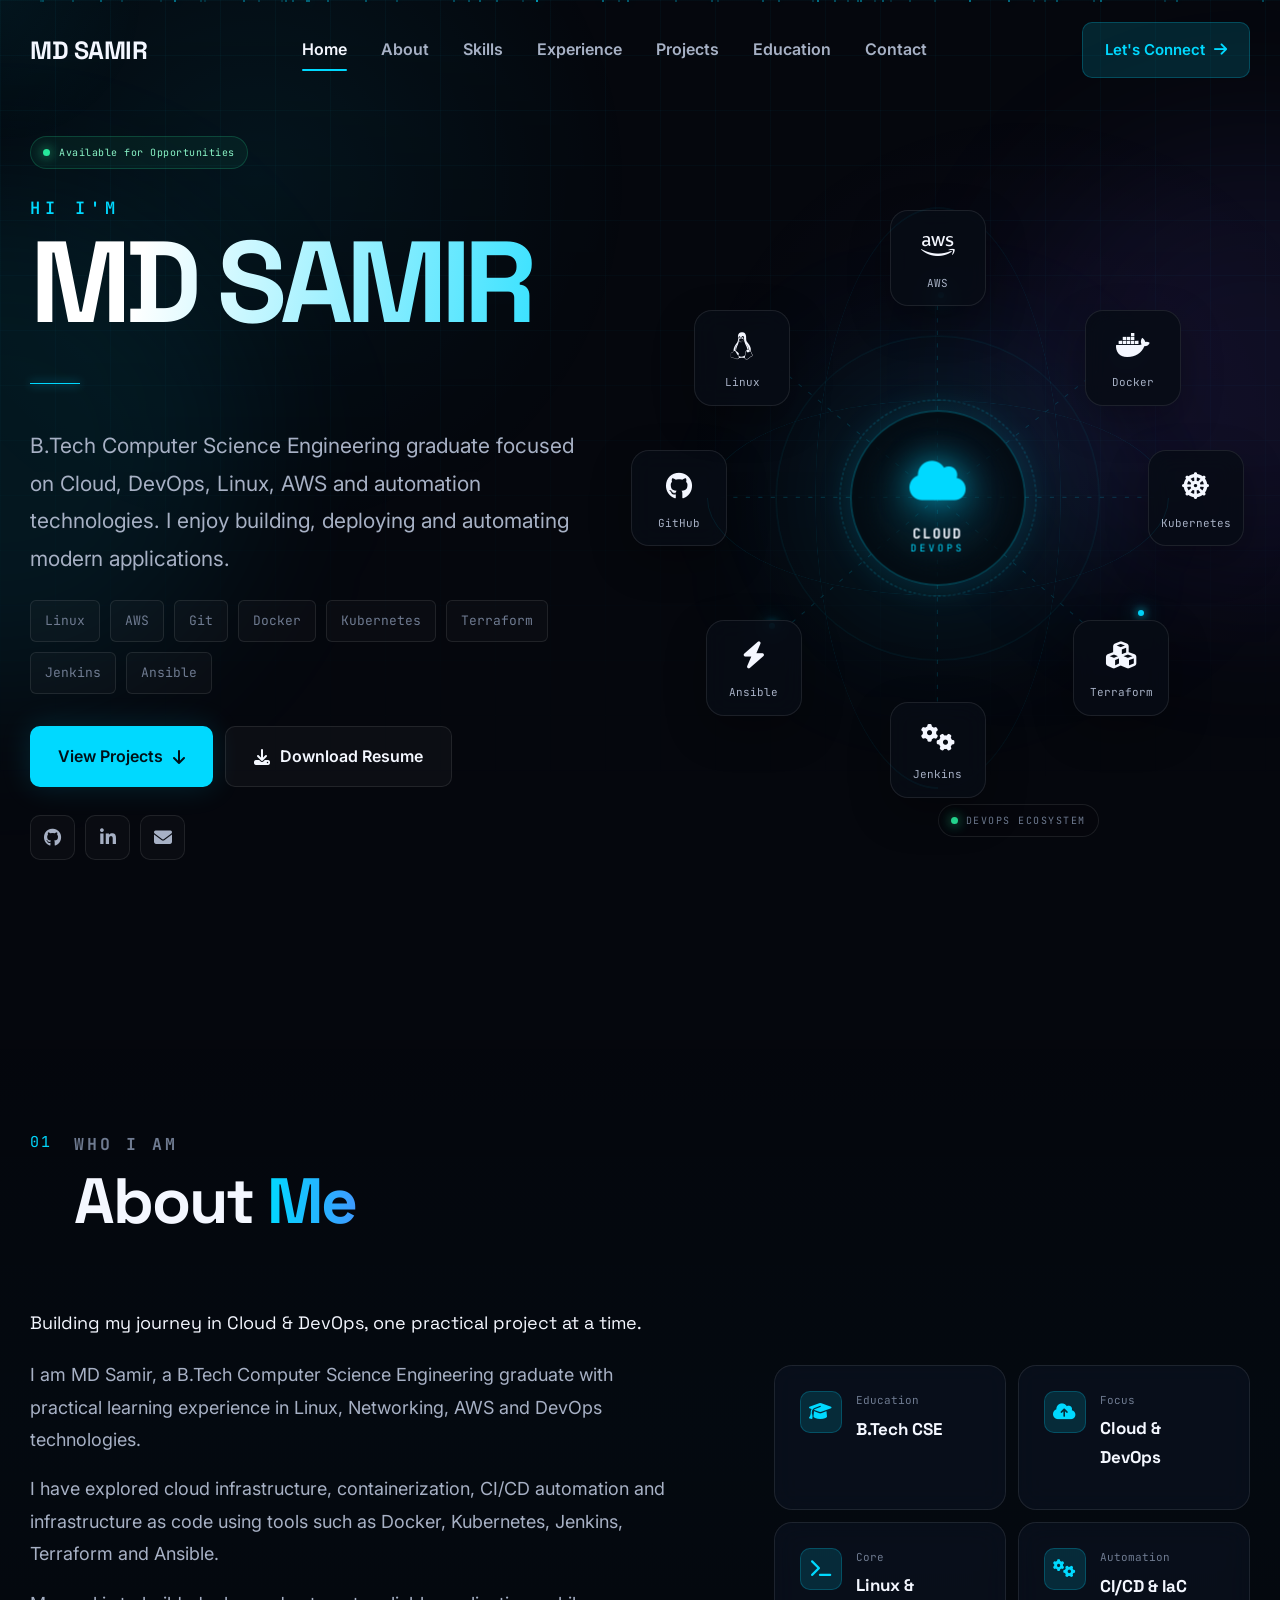
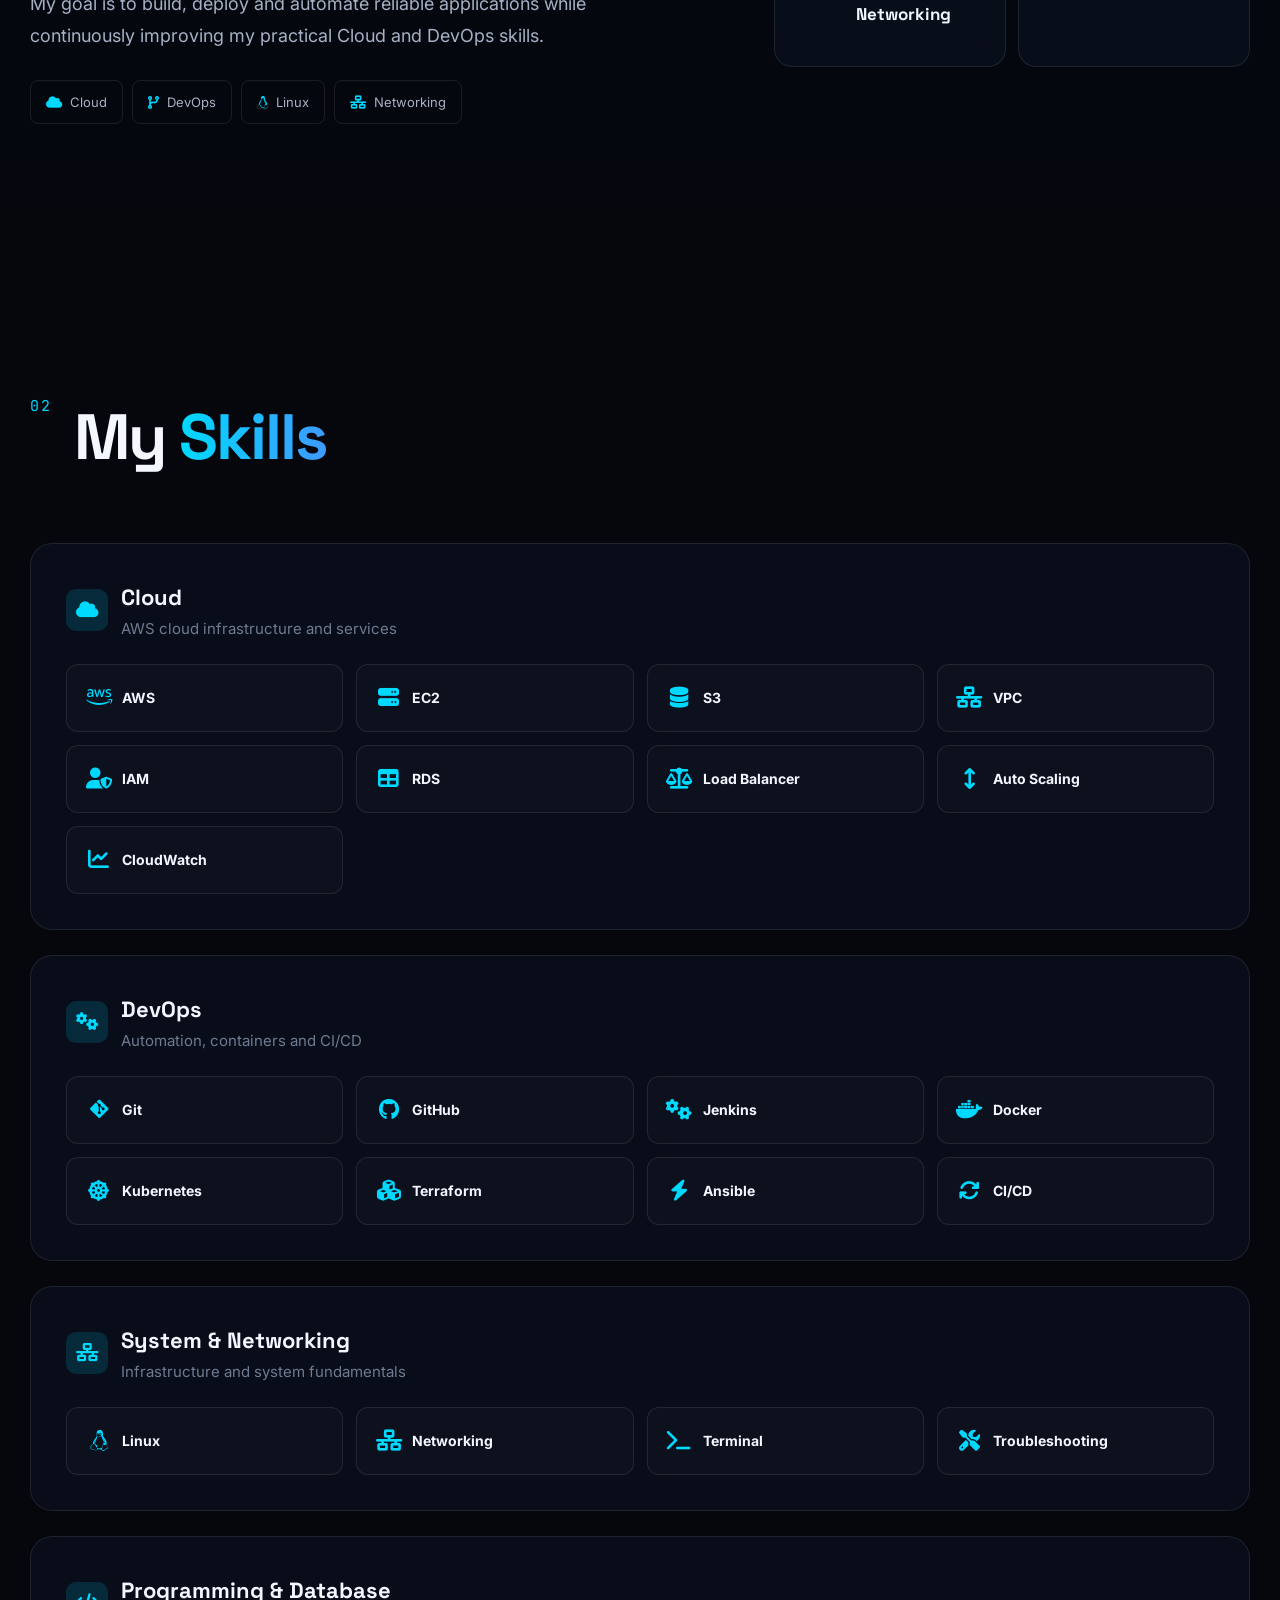
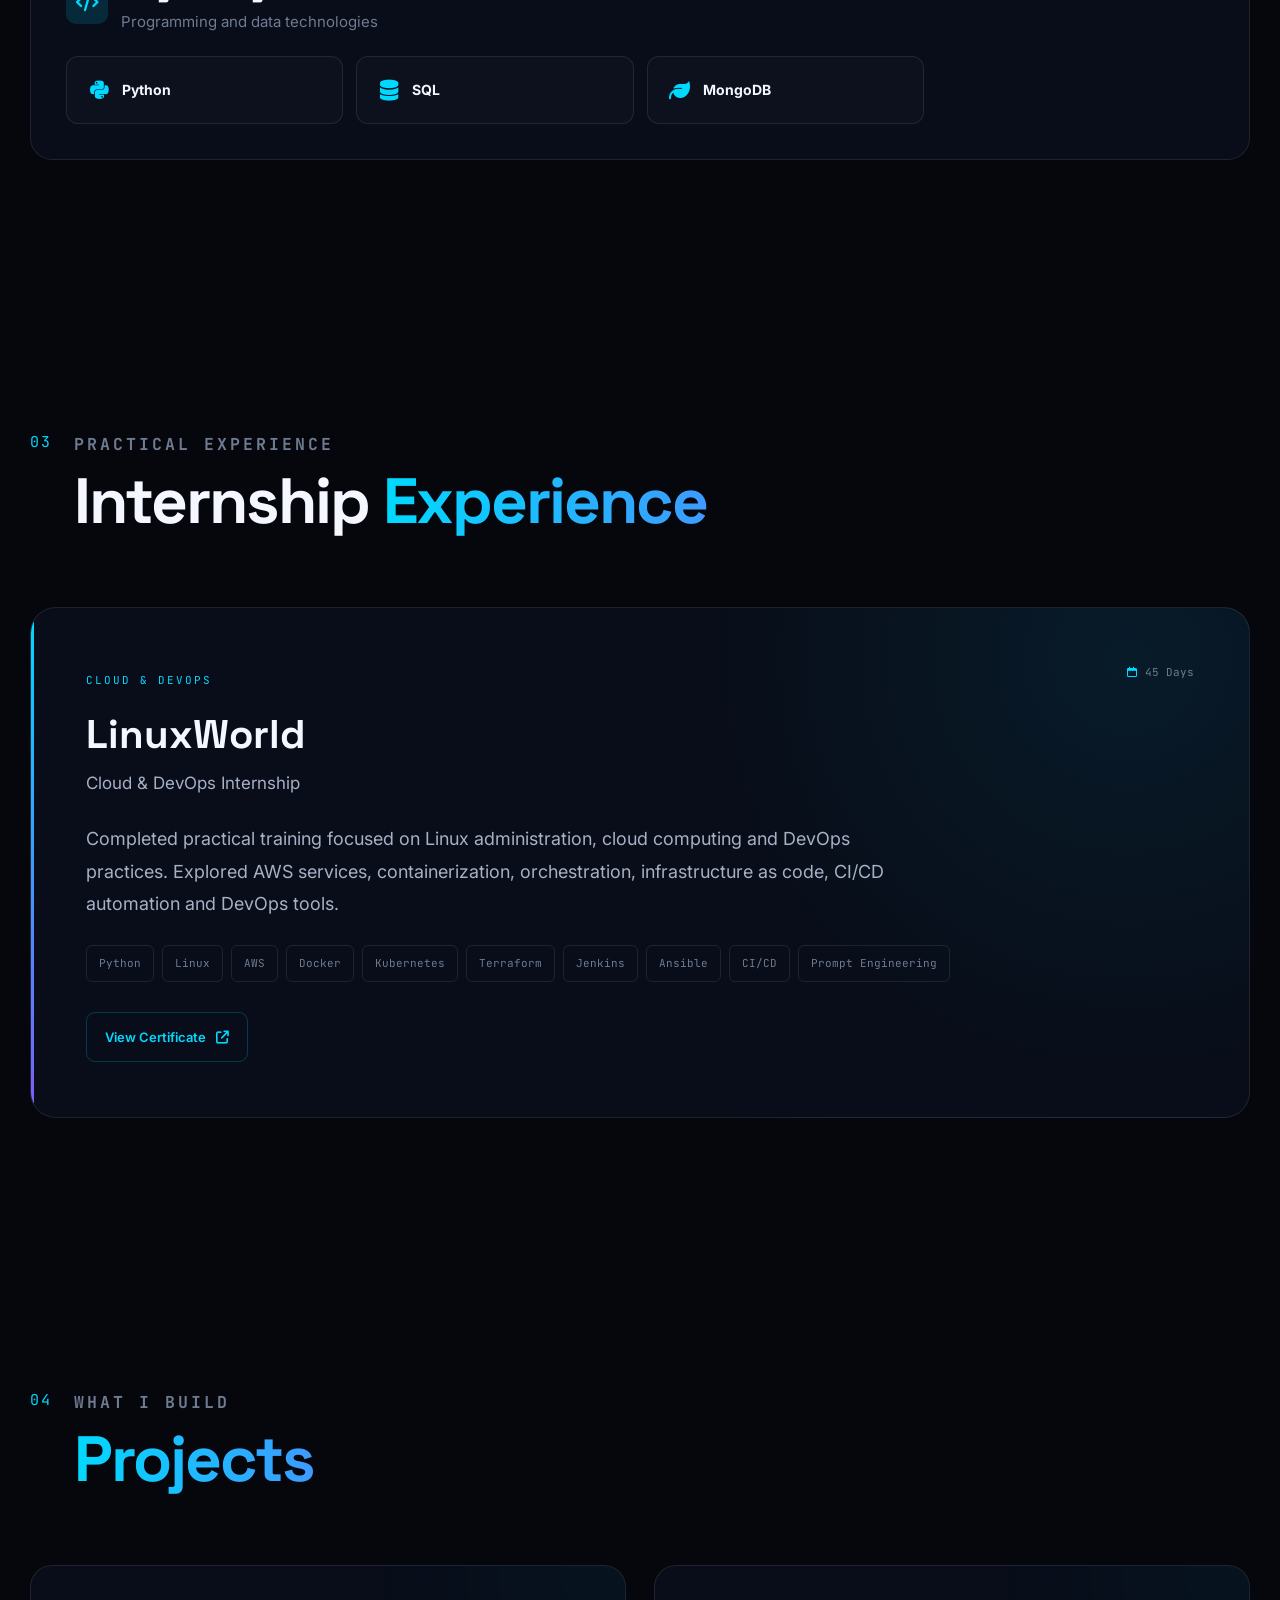
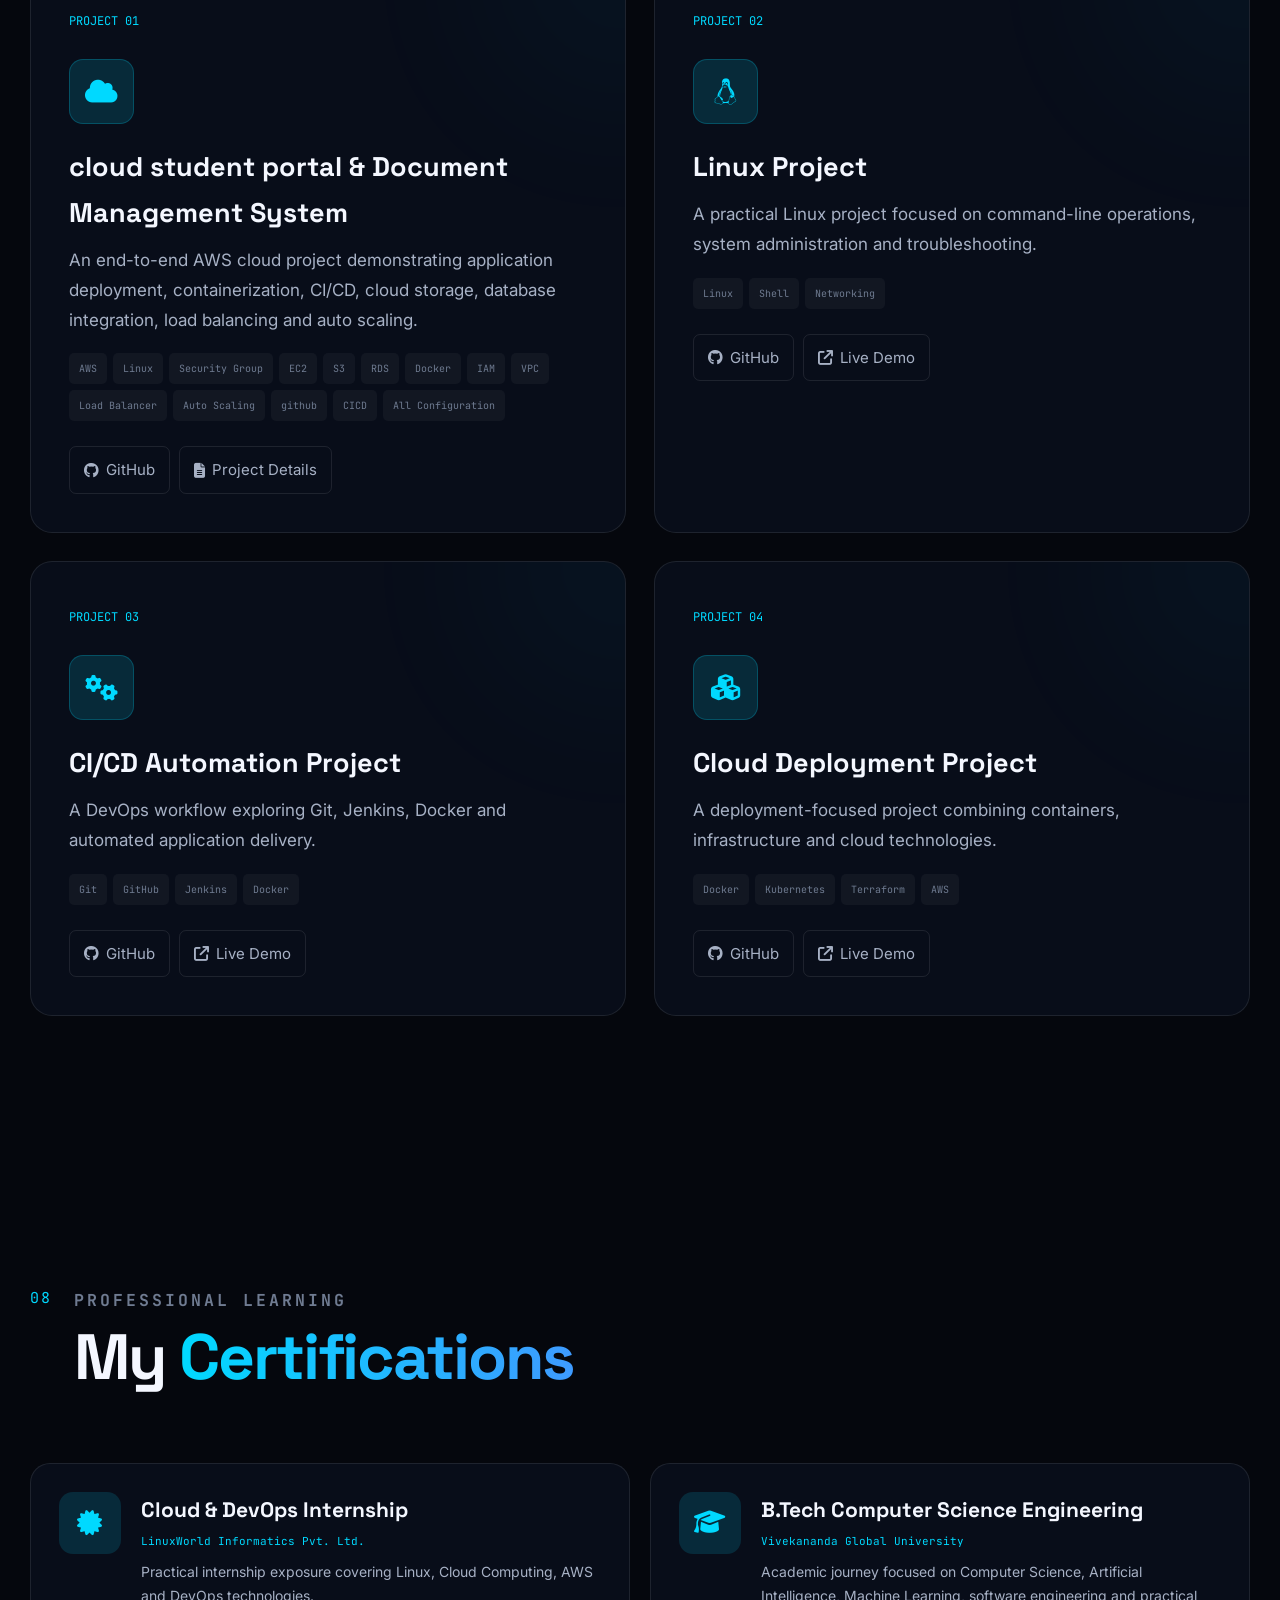
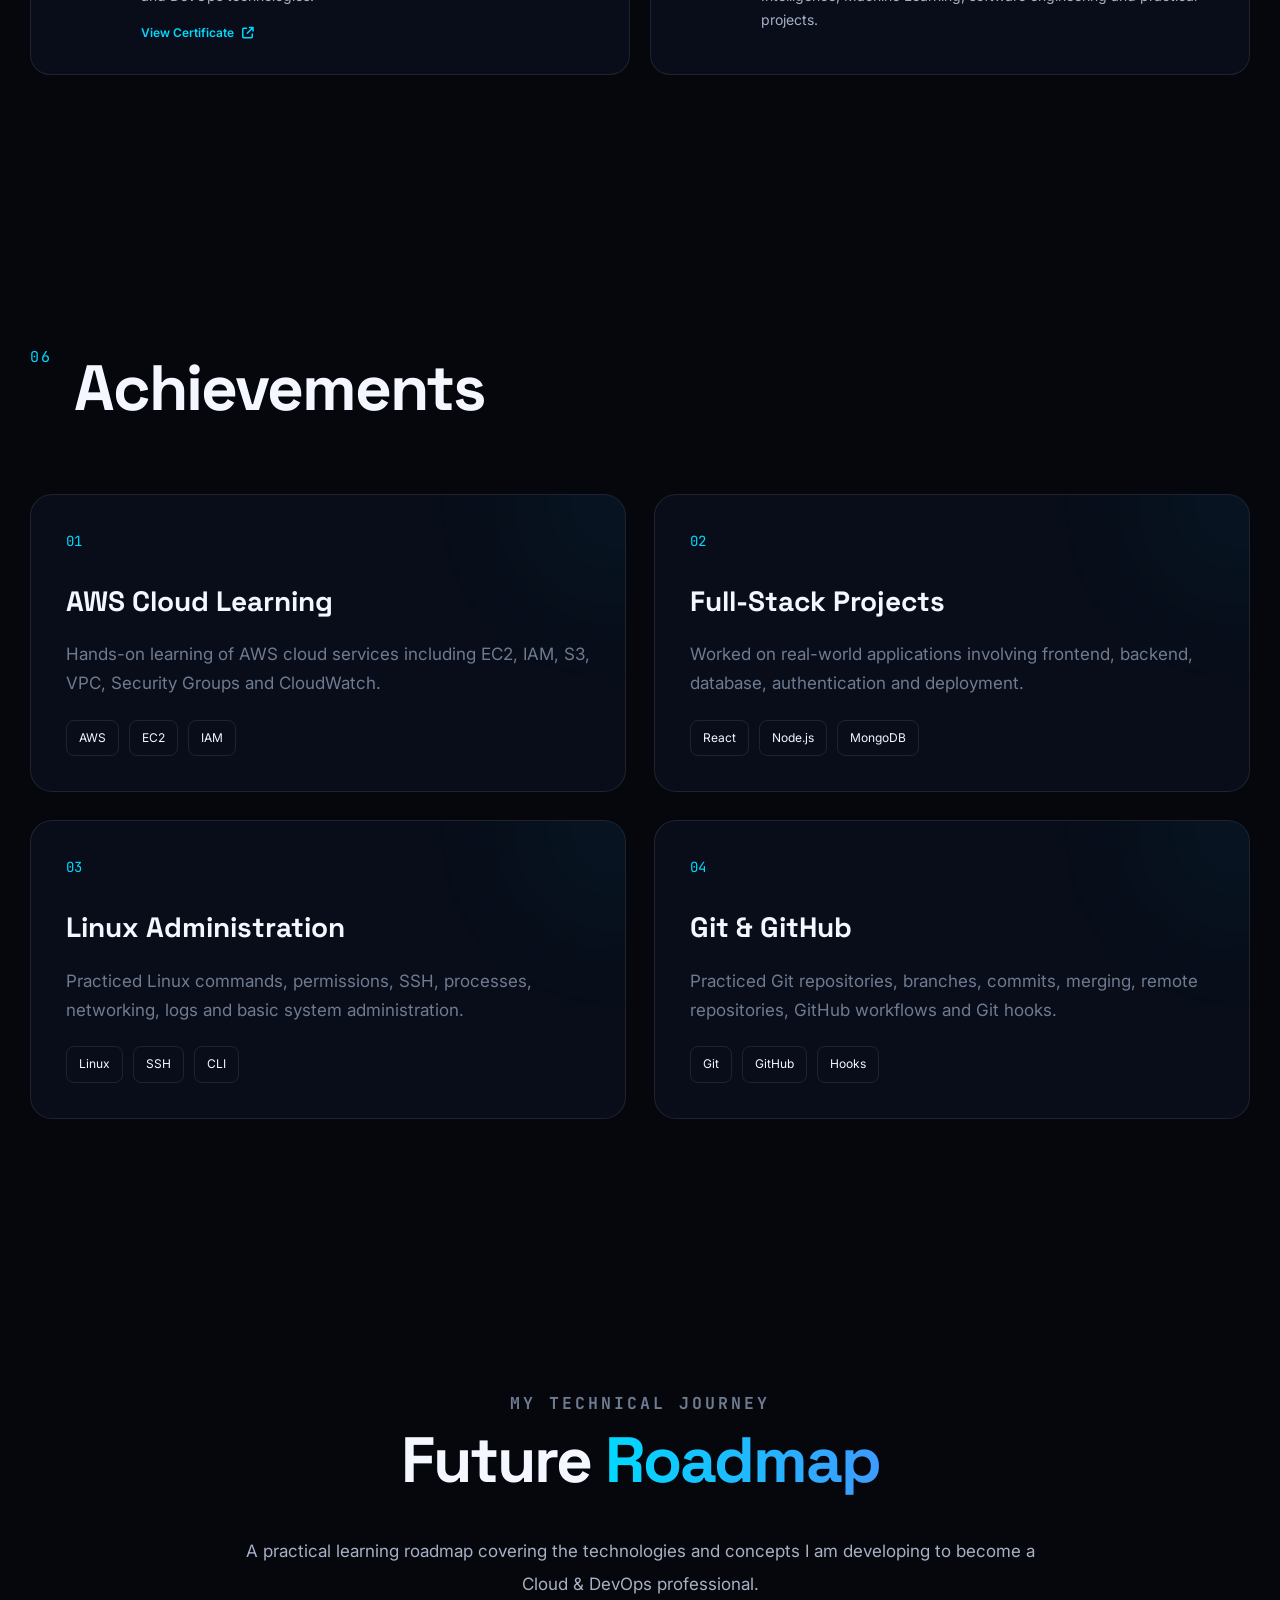
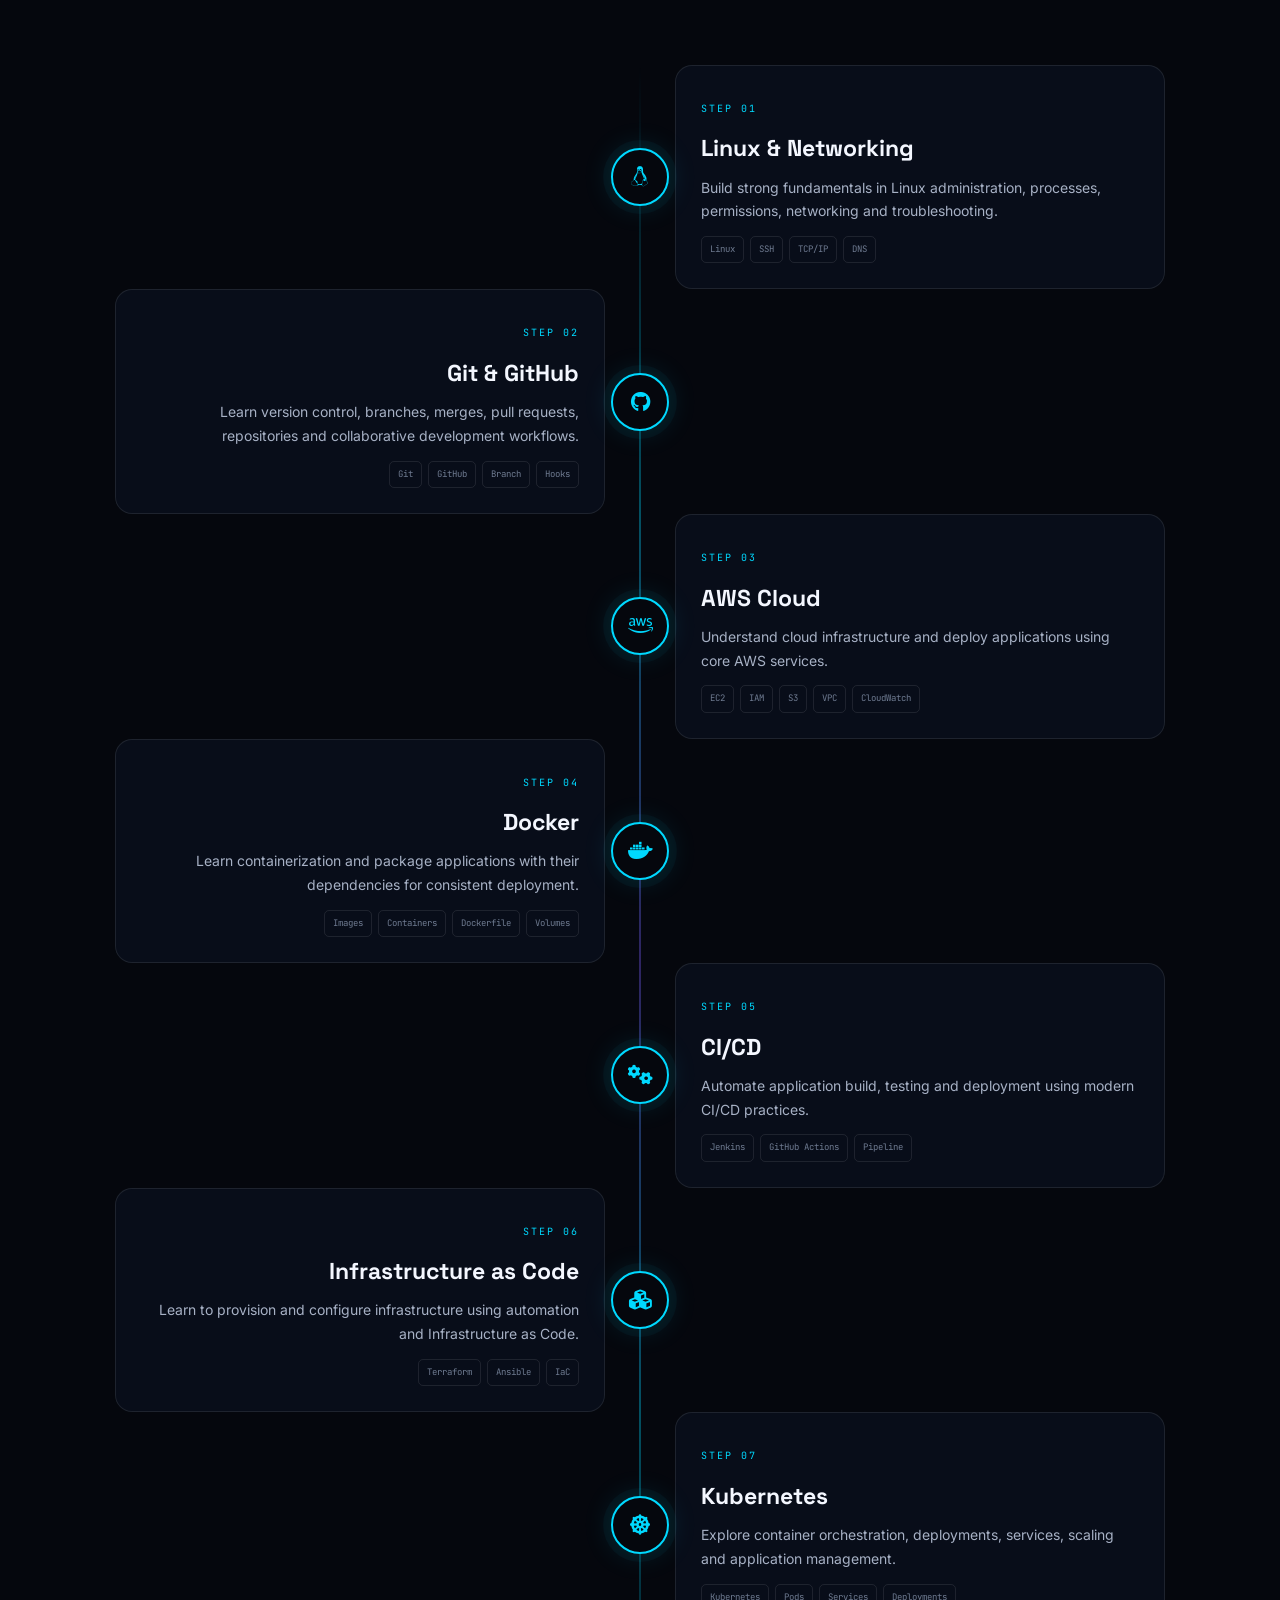
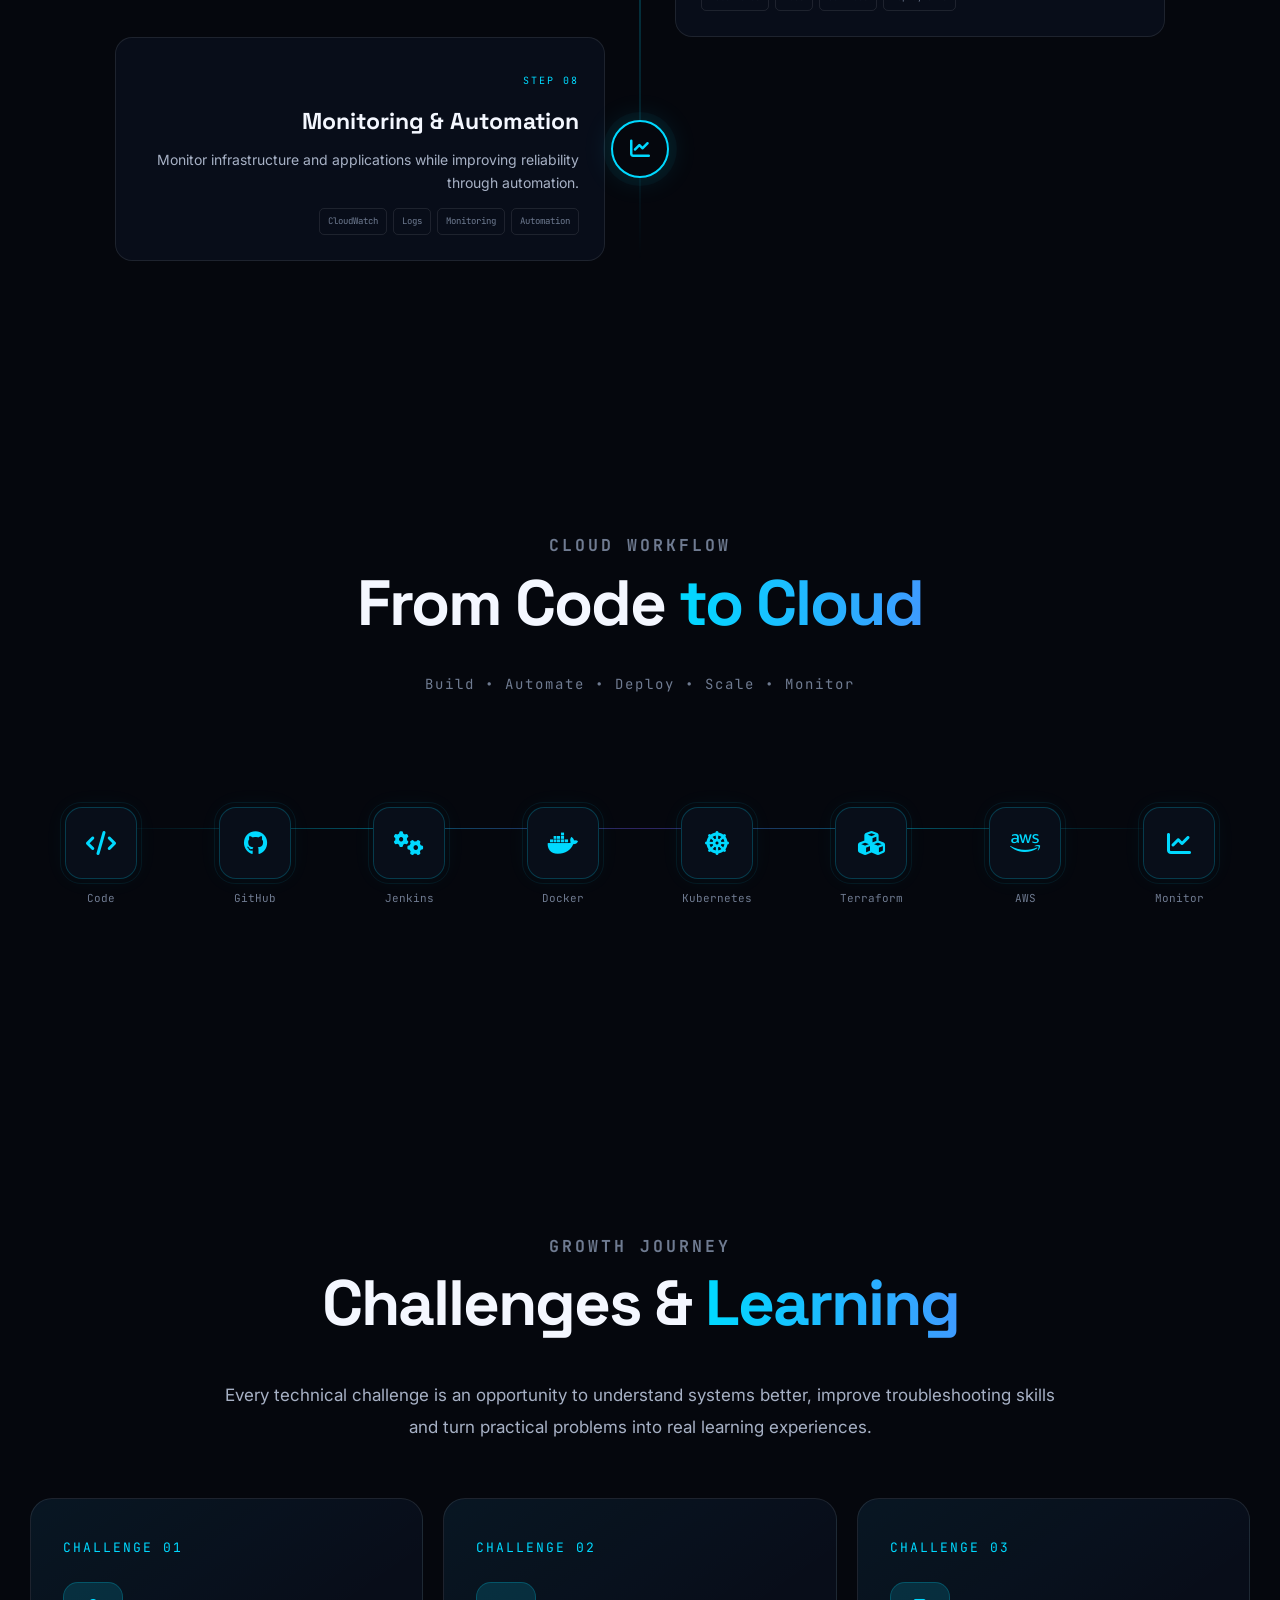
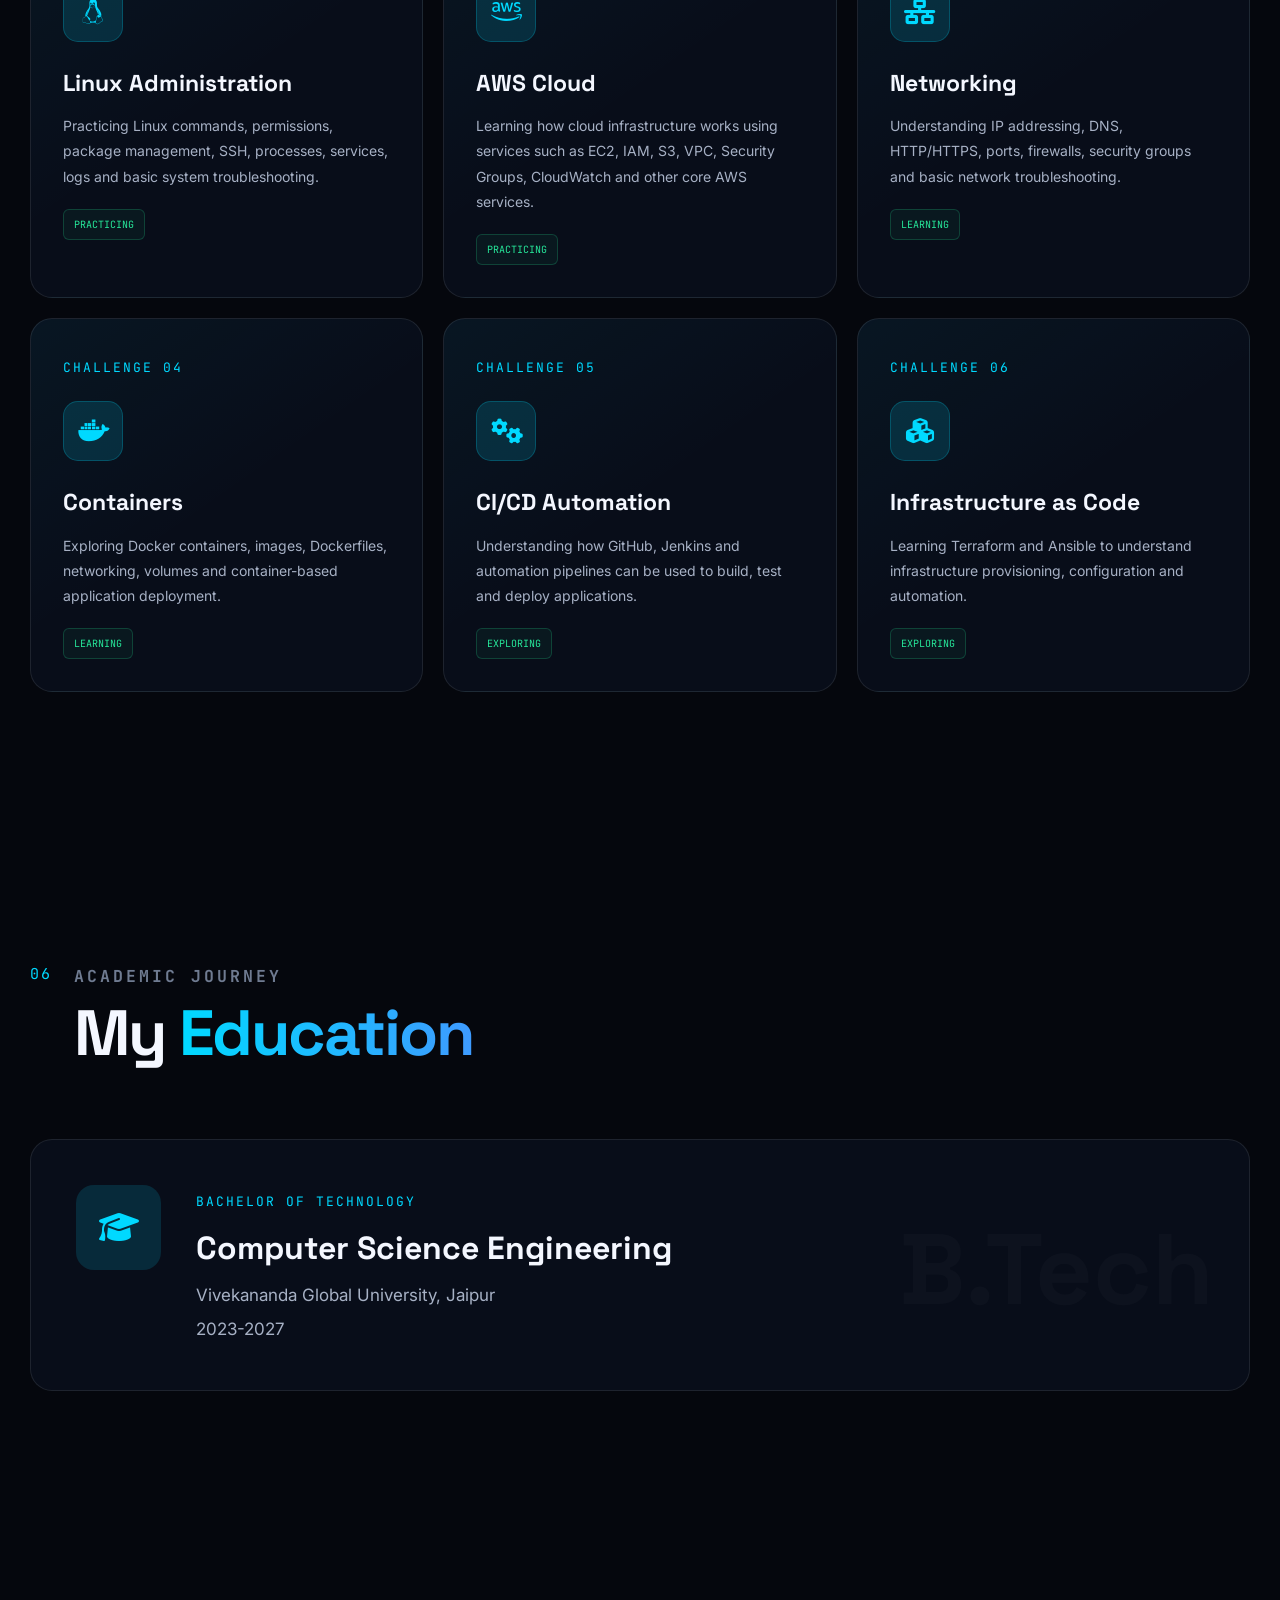
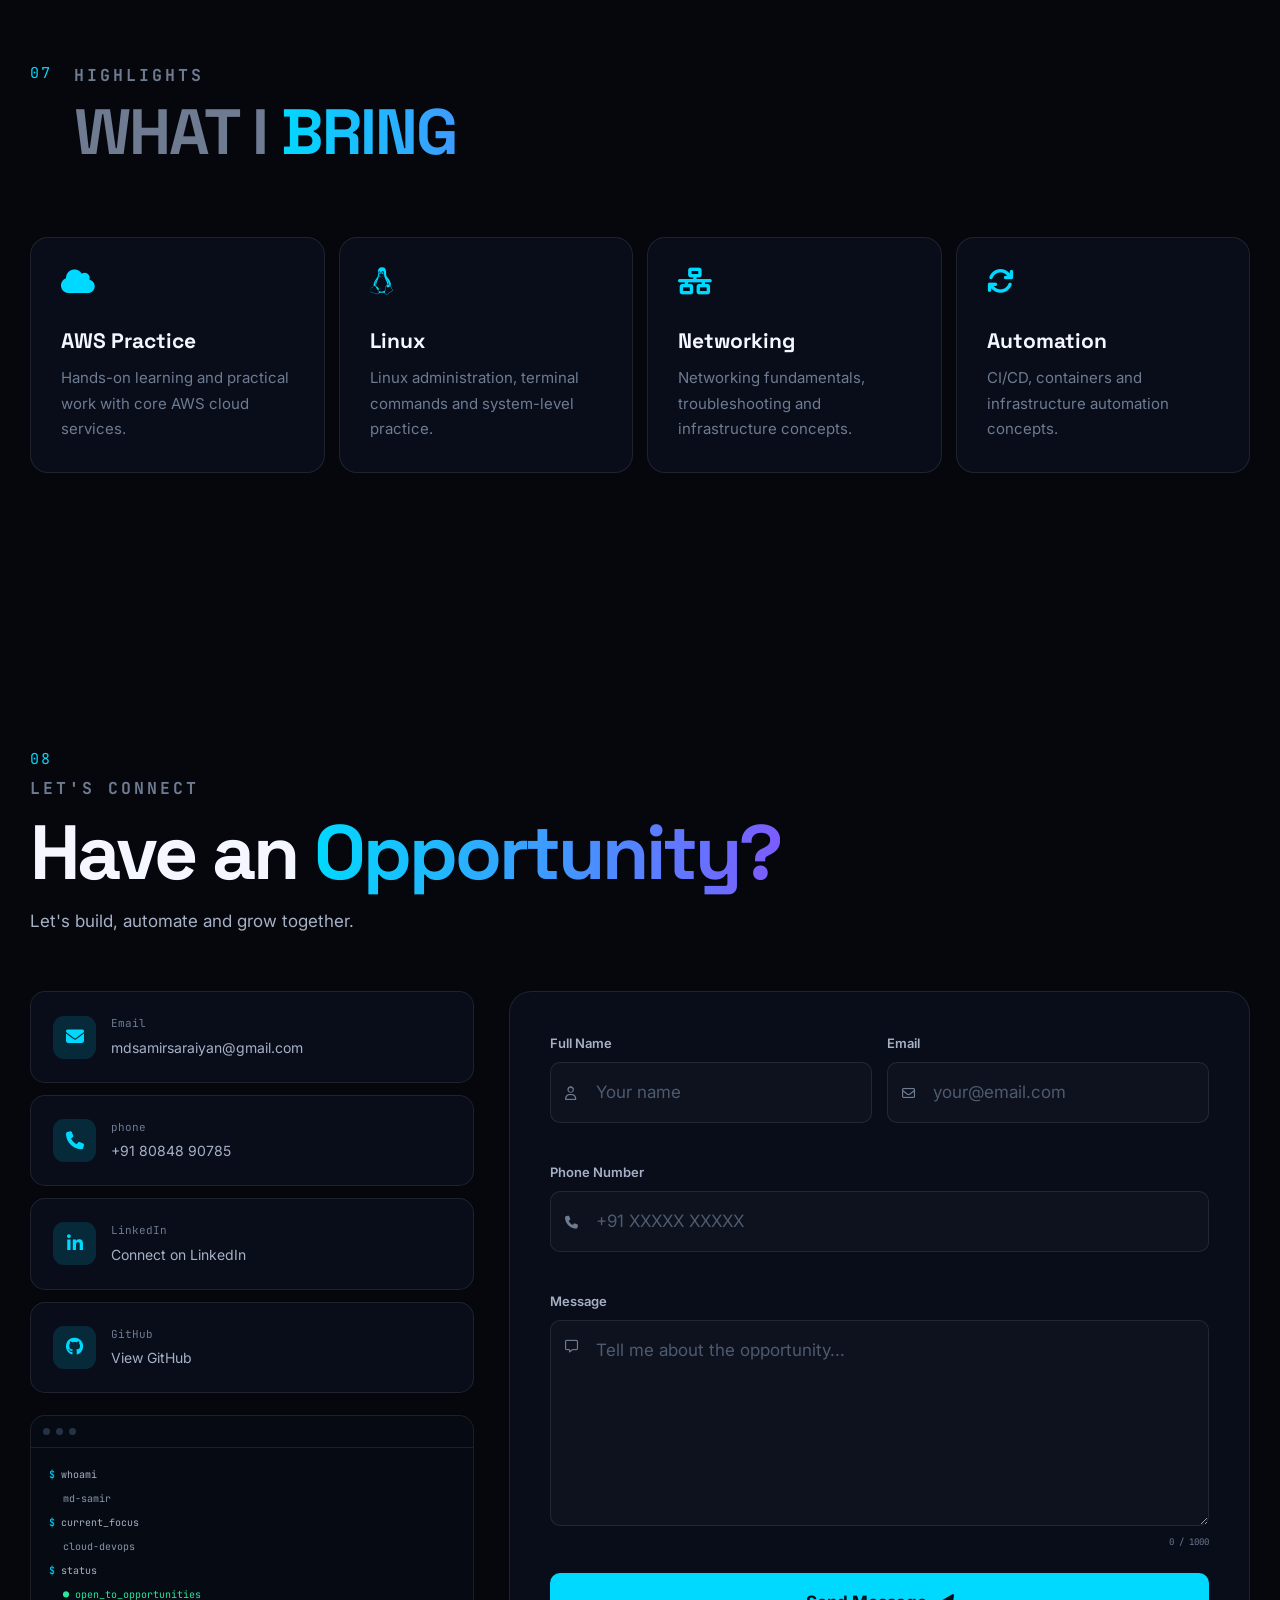
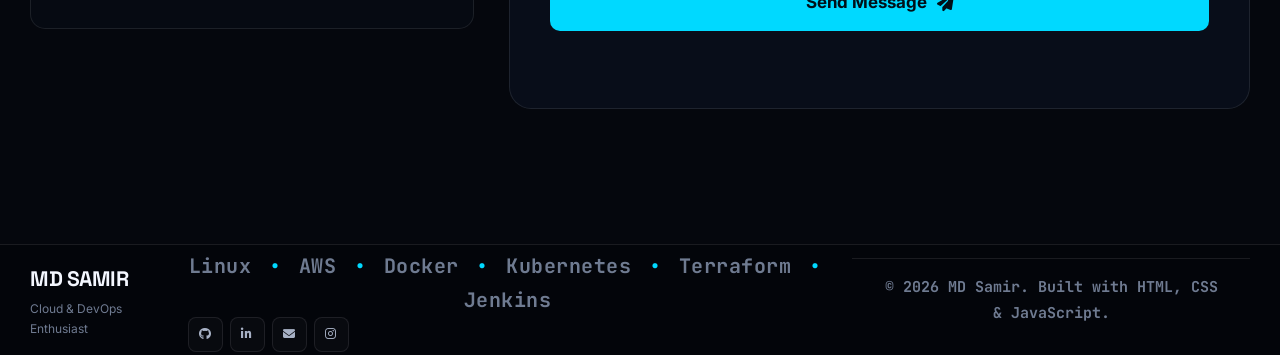
<file: samir.html>
<!DOCTYPE html>
<html lang="en">
<head>
    <meta charset="UTF-8">

    <meta name="viewport" content="width=device-width, initial-scale=1.0">

    <meta
        name="description"
        content="MD Samir — Cloud & DevOps Enthusiast focused on Linux, AWS, Docker, Kubernetes, Terraform, Jenkins and automation."
    >

    <meta name="author" content="MD Samir">

    <meta property="og:title" content="MD Samir | Cloud & DevOps">
    <meta
        property="og:description"
        content="Cloud & DevOps portfolio of MD Samir."
    >
    <meta property="og:type" content="website">

    <title>MD Samir | Cloud & DevOps</title>

    <!-- Google Fonts -->
    <link rel="preconnect" href="https://fonts.googleapis.com">
    <link rel="preconnect" href="https://fonts.gstatic.com" crossorigin>

    <link
        href="https://fonts.googleapis.com/css2?family=Inter:wght@400;500;600;700;800&family=JetBrains+Mono:wght@400;500;600&family=Space+Grotesk:wght@400;500;600;700&display=swap"
        rel="stylesheet"
    >

    <!-- Font Awesome Icons -->
    <link
        rel="stylesheet"
        href="https://cdnjs.cloudflare.com/ajax/libs/font-awesome/6.5.2/css/all.min.css"
    >

 <!-- Main CSS -->
<link rel="stylesheet" href="style.css">

<link rel="icon" href="assets/images/favicon.png">
<body>

    <!-- =====================================================
         PAGE LOADER
    ====================================================== -->

    <div class="page-loader" id="pageLoader">
        <div class="loader-core">
            <span></span>
            <span></span>
            <span></span>
        </div>

        <p>INITIALIZING CLOUD ENVIRONMENT...</p>
    </div>


    <!-- =====================================================
         BACKGROUND EFFECTS
    ====================================================== -->

    <div class="background-grid"></div>

    <div class="particles-container" id="particlesContainer"></div>

    <div class="cursor-glow" id="cursorGlow"></div>


    <!-- =====================================================
         NAVIGATION
    ====================================================== -->

    <header class="navbar" id="navbar">

        <div class="container nav-container">

            <a href="#home" class="logo">
        
                MD<span>  </span>SAMIR
                
            </a>


            <nav class="nav-menu" id="navMenu">

                <a href="#home" class="nav-link active">Home</a>

                <a href="#about" class="nav-link">About</a>

                <a href="#skills" class="nav-link">Skills</a>

                <a href="#experience" class="nav-link">Experience</a>

                <a href="#projects" class="nav-link">Projects</a>

                <a href="#education" class="nav-link">Education</a>

                <a href="#contact" class="nav-link">Contact</a>

            </nav>


            <a href="#contact" class="nav-contact-btn">
                Let's Connect
                <i class="fa-solid fa-arrow-right"></i>
            </a>


            <button
                class="menu-toggle"
                id="menuToggle"
                aria-label="Open navigation menu"
                aria-expanded="false"
            >
                <span></span>
                <span></span>
                <span></span>
            </button>

        </div>

    </header>


    <main>


        <!-- =====================================================
             HERO SECTION
        ====================================================== -->

        <section class="hero section" id="home">

            <div class="hero-glow hero-glow-one"></div>
            <div class="hero-glow hero-glow-two"></div>


            <div class="container hero-container">


                <!-- HERO CONTENT -->

                <div class="hero-content reveal">

                    <div class="status-badge">

                        <span class="status-dot"></span>

                        <span>Available for Opportunities</span>

                    </div>


                    <p class="hero-intro">
                        HI I'M
                    </p>


                    <h1 class="hero-title">

                        
                        <span>MD SAMIR</span>

                    </h1>

<div class="hero-role">
    <span class="role-line"></span>

    <span class="role-text">
        Cloud &amp; DevOps Enthusiast
    </span>
</div>


                    <p class="hero-description">

                        B.Tech Computer Science Engineering graduate focused on
                        Cloud, DevOps, Linux, AWS and automation technologies.
                        I enjoy building, deploying and automating modern
                        applications.

                    </p>


                    <div class="hero-tech-stack">

                        <span>Linux</span>
                        <span>AWS</span>
                        <span>Git</span>
                        <span>Docker</span>
                        <span>Kubernetes</span>
                        <span>Terraform</span>
                        <span>Jenkins</span>
                        <span>Ansible</span>

                    </div>


                    <div class="hero-buttons">

                        <a
                            href="#projects"
                            class="btn btn-primary"
                        >
                            <span>View Projects</span>
                            <i class="fa-solid fa-arrow-down"></i>
                        </a>


                        <a
                            href="assets/resume/MD-Samir-Resume.pdf"
                            class="btn btn-secondary"
                            download
                        >
                            <i class="fa-solid fa-download"></i>
                            <span>Download Resume</span>
                        </a>

                    </div>


                    <div class="hero-socials">

                        <a
                            href="https://github.com/MdSamir8084"
                            target="_blank"
                            rel="noopener noreferrer"
                            aria-label="GitHub"
                        >
                            <i class="fa-brands fa-github"></i>
                        </a>


                        <a
                            href="https://www.linkedin.com/md-samir-2582a22b4"
                            target="_blank"
                            rel="noopener noreferrer"
                            aria-label="LinkedIn"
                        >
                            <i class="fa-brands fa-linkedin-in"></i>
                        </a>


                        <a
                            href="mailto:mdsamirsaraiyan.com"
                            aria-label="Email"
                        >
                            <i class="fa-solid fa-envelope"></i>
                        </a>

                    </div>

                </div>


                <!-- =================================================
                     CLOUD / DEVOPS ECOSYSTEM
                ================================================== -->

                <div
                    class="devops-visual reveal"
                    id="devopsVisual"
                >

                    <div class="visual-glow"></div>

                    <div class="orbit orbit-one"></div>
                    <div class="orbit orbit-two"></div>
                    <div class="orbit orbit-three"></div>


                    <!-- Connection SVG -->

                    <svg
                        class="connection-lines"
                        viewBox="0 0 600 600"
                        aria-hidden="true"
                    >

                        <path
                            class="connection connection-1"
                            d="M300 300 L300 85"
                        />

                        <path
                            class="connection connection-2"
                            d="M300 300 L490 150"
                        />

                        <path
                            class="connection connection-3"
                            d="M300 300 L520 300"
                        />

                        <path
                            class="connection connection-4"
                            d="M300 300 L480 455"
                        />

                        <path
                            class="connection connection-5"
                            d="M300 300 L300 520"
                        />

                        <path
                            class="connection connection-6"
                            d="M300 300 L120 455"
                        />

                        <path
                            class="connection connection-7"
                            d="M300 300 L80 300"
                        />

                        <path
                            class="connection connection-8"
                            d="M300 300 L110 145"
                        />

                    </svg>


                    <!-- Moving particles -->

                    <div class="data-particle particle-1"></div>
                    <div class="data-particle particle-2"></div>
                    <div class="data-particle particle-3"></div>
                    <div class="data-particle particle-4"></div>


                    <!-- CENTER CLOUD -->

                    <div class="cloud-core">

                        <div class="cloud-ring"></div>

                        <div class="cloud-icon">
                            <i class="fa-solid fa-cloud"></i>
                        </div>

                        <div class="cloud-text">
                            <strong>CLOUD</strong>
                            <span>DEVOPS</span>
                        </div>

                    </div>


                    <!-- TECHNOLOGY NODES -->

                    <div
                        class="tech-node node-aws"
                        data-tech="Amazon Web Services"
                    >
                        <div class="node-icon">
                            <i class="fa-brands fa-aws"></i>
                        </div>

                        <span>AWS</span>
                    </div>


                    <div
                        class="tech-node node-docker"
                        data-tech="Containerization"
                    >
                        <div class="node-icon">
                            <i class="fa-brands fa-docker"></i>
                        </div>

                        <span>Docker</span>
                    </div>


                    <div
                        class="tech-node node-kubernetes"
                        data-tech="Container Orchestration"
                    >
                        <div class="node-icon">
                            <i class="fa-solid fa-dharmachakra"></i>
                        </div>

                        <span>Kubernetes</span>
                    </div>


                    <div
                        class="tech-node node-terraform"
                        data-tech="Infrastructure as Code"
                    >
                        <div class="node-icon">
                            <i class="fa-solid fa-cubes"></i>
                        </div>

                        <span>Terraform</span>
                    </div>


                    <div
                        class="tech-node node-jenkins"
                        data-tech="CI/CD Automation"
                    >
                        <div class="node-icon">
                            <i class="fa-solid fa-gears"></i>
                        </div>

                        <span>Jenkins</span>
                    </div>


                    <div
                        class="tech-node node-ansible"
                        data-tech="Automation"
                    >
                        <div class="node-icon">
                            <i class="fa-solid fa-bolt"></i>
                        </div>

                        <span>Ansible</span>
                    </div>


                    <div
                        class="tech-node node-github"
                        data-tech="Version Control"
                    >
                        <div class="node-icon">
                            <i class="fa-brands fa-github"></i>
                        </div>

                        <span>GitHub</span>
                    </div>


                    <div
                        class="tech-node node-linux"
                        data-tech="Linux Administration"
                    >
                        <div class="node-icon">
                            <i class="fa-brands fa-linux"></i>
                        </div>

                        <span>Linux</span>
                    </div>


                    <!-- VISUAL LABEL -->

                    <div class="visual-label">

                        <span class="pulse-dot"></span>

                        <span>DEVOPS ECOSYSTEM</span>

                    </div>

                </div>

            </div>


            <div class="scroll-indicator">

              

                <div class="scroll-line"></div>

            </div>

        </section>



        <!-- =====================================================
             ABOUT SECTION
        ====================================================== -->

        <section class="about section" id="about">

            <div class="container">

                <div class="section-heading reveal">

                    <span class="section-number">01</span>

                    <div>
                        <span class="section-label"><h1>WHO I AM</h1></span>

                        <h2>
                            About <span>Me</span>
                        </h2>
                    </div>

                </div>


                <div class="about-grid">


                    <div class="about-content reveal">

                        <p class="about-lead">
                            Building my journey in Cloud &amp; DevOps,
                            one practical project at a time.
                        </p>

                        <p>
                            I am MD Samir, a B.Tech Computer Science
                            Engineering graduate with practical learning
                            experience in Linux, Networking, AWS and
                            DevOps technologies.
                        </p>

                        <p>
                            I have explored cloud infrastructure,
                            containerization, CI/CD automation and
                            infrastructure as code using tools such as
                            Docker, Kubernetes, Jenkins, Terraform and
                            Ansible.
                        </p>

                        <p>
                            My goal is to build, deploy and automate
                            reliable applications while continuously
                            improving my practical Cloud and DevOps skills.
                        </p>


                        <div class="about-tags">

                            <span>
                                <i class="fa-solid fa-cloud"></i>
                                Cloud
                            </span>

                            <span>
                                <i class="fa-solid fa-code-branch"></i>
                                DevOps
                            </span>

                            <span>
                                <i class="fa-brands fa-linux"></i>
                                Linux
                            </span>

                            <span>
                                <i class="fa-solid fa-network-wired"></i>
                                Networking
                            </span>

                        </div>

                    </div>


                    <div class="about-cards reveal">


                        <div class="info-card">

                            <div class="info-icon">
                                <i class="fa-solid fa-graduation-cap"></i>
                            </div>

                            <div>
                                <span>Education</span>
                                <strong>B.Tech CSE</strong>
                            </div>

                        </div>


                        <div class="info-card">

                            <div class="info-icon">
                                <i class="fa-solid fa-cloud-arrow-up"></i>
                            </div>

                            <div>
                                <span>Focus</span>
                                <strong>Cloud &amp; DevOps</strong>
                            </div>

                        </div>


                        <div class="info-card">

                            <div class="info-icon">
                                <i class="fa-solid fa-terminal"></i>
                            </div>

                            <div>
                                <span>Core</span>
                                <strong>Linux &amp; Networking</strong>
                            </div>

                        </div>


                        <div class="info-card">

                            <div class="info-icon">
                                <i class="fa-solid fa-gears"></i>
                            </div>

                            <div>
                                <span>Automation</span>
                                <strong>CI/CD &amp; IaC</strong>
                            </div>

                        </div>

                    </div>

                </div>

            </div>

        </section>



        <!-- =====================================================
             SKILLS SECTION
        ====================================================== -->

        <section class="skills section" id="skills">

            <div class="container">

                <div class="section-heading reveal">

                    <span class="section-number">02</span>

                    <div>
                        <span class="section-label"></span>

                        <h2>
                            My <span>Skills</span>
                        </h2>
                    </div>

                </div>


                <div
                    class="skills-container"
                    id="skillsContainer"
                >

                    <!-- JavaScript will render skills here -->

                </div>

            </div>

        </section>



        <!-- =====================================================
             EXPERIENCE
        ====================================================== -->

        <section class="experience section" id="experience">

            <div class="container">

                <div class="section-heading reveal">

                    <span class="section-number">03</span>

                    <div>
                        <span class="section-label"><h1>PRACTICAL EXPERIENCE</h1></span>

                        <h2>
                            Internship <span>Experience</span>
                        </h2>
                    </div>

                </div>


                <div class="experience-card reveal">

                    <div class="experience-line"></div>


                    <div class="experience-top">

                        <div>

                            <span class="experience-badge">
                                CLOUD &amp; DEVOPS
                            </span>

                            <h3>
                                LinuxWorld
                            </h3>

                            <p class="experience-role">
                                Cloud &amp; DevOps Internship
                            </p>

                        </div>


                        <div class="experience-duration">

                            <i class="fa-regular fa-calendar"></i>

                            <span>45 Days</span>

                        </div>

                    </div>


                    <p class="experience-description">

                        Completed practical training focused on Linux
                        administration, cloud computing and DevOps
                        practices. Explored AWS services,
                        containerization, orchestration, infrastructure
                        as code, CI/CD automation and DevOps tools.

                    </p>


                    <div class="experience-tech">

                        <span>Python</span>
                        <span>Linux</span>
                        <span>AWS</span>
                        <span>Docker</span>
                        <span>Kubernetes</span>
                        <span>Terraform</span>
                        <span>Jenkins</span>
                        <span>Ansible</span>
                        <span>CI/CD</span>
                        <span>Prompt Engineering</span>

                    </div>


                    <a
                        href="https://lnkd.in/p/d879vbFM"
                        class="certificate-btn"
                        target="_blank"
                    >
                        <span>View Certificate</span>
                        <i class="fa-solid fa-arrow-up-right-from-square"></i>
                    </a>

                </div>

            </div>

        </section>



        <!-- =====================================================
             PROJECTS
        ====================================================== -->

        <section class="projects section" id="projects">

            <div class="container">

                <div class="section-heading reveal">

                    <span class="section-number">04</span>

                    <div>
                        <span class="section-label"><h1>WHAT I BUILD</h1></span>

                        <h2>
                            <span>Projects</span>
                        </h2>
                    </div>

                </div>


                <div
                    class="projects-grid"
                    id="projectsGrid"
                >

                    <!-- JavaScript renders project cards -->

                </div>

            </div>

        </section>

        <!-- =====================================================
     CERTIFICATIONS
====================================================== -->

<section class="certifications section" id="certifications">

    <div class="container">

        <div class="section-heading reveal">

            <span class="section-number">08</span>

            <div>

                <span class="section-label">
                    <h1>PROFESSIONAL LEARNING</h1>
                </span>

                <h2>
                    My <span>Certifications</span>
                </h2>

            </div>

        </div>


        <div class="certifications-grid">


            <div class="certification-card reveal">

                <div class="certification-icon">

                    <i class="fa-solid fa-certificate"></i>

                </div>

                <div class="certification-content">

                    <h3>
                        Cloud &amp; DevOps Internship
                    </h3>

                    <span class="issuer">
                        LinuxWorld Informatics Pvt. Ltd.
                    </span>

                    <p>

                        Practical internship exposure covering Linux,
                        Cloud Computing, AWS and DevOps technologies.

                    </p>

                    <a
                
                      href="https://lnkd.in/p/d879vbFM"
                      class="certification-btn"
                      target="_blank"
                    rel="noopener noreferrer"
>
                     View Certificate
                     <i class="fa-solid fa-arrow-up-right-from-square"></i>
                     
                    </a>
                </div>

            </div>


            <div class="certification-card reveal">

                <div class="certification-icon">

                    <i class="fa-solid fa-graduation-cap"></i>

                </div>

                <div class="certification-content">

                    <h3>
                        B.Tech Computer Science Engineering
                    </h3>

                    <span class="issuer">
                        Vivekananda Global University
                    </span>

                    <p>

                        Academic journey focused on Computer Science,
                        Artificial Intelligence, Machine Learning,
                        software engineering and practical projects.

                    </p>

                </div>

            </div>


        </div>

    </div>

</section>

<section class="section" id="achievements">

    <div class="container">

        <div class="section-heading reveal">
            <span class="section-number">06</span>

            <h2>
                Achievements

            </h2>
                            

</p>            
        </div></p>

        <div class="achievements-grid">

            <div class="achievement-card reveal">
                <span class="achievement-number">01</span>

                <h3>AWS Cloud Learning</h3>

                <p>
                    Hands-on learning of AWS cloud services including
                    EC2, IAM, S3, VPC, Security Groups and CloudWatch.
                </p>

                <div class="achievement-tags">
                    <span>AWS</span>
                    <span>EC2</span>
                    <span>IAM</span>
                </div>
            </div>


            <div class="achievement-card reveal">
                <span class="achievement-number">02</span>

                <h3>Full-Stack Projects</h3>

                <p>
                    Worked on real-world applications involving frontend,
                    backend, database, authentication and deployment.
                </p>

                <div class="achievement-tags">
                    <span>React</span>
                    <span>Node.js</span>
                    <span>MongoDB</span>
                </div>
            </div>


            <div class="achievement-card reveal">
                <span class="achievement-number">03</span>

                <h3>Linux Administration</h3>

                <p>
                    Practiced Linux commands, permissions, SSH, processes,
                    networking, logs and basic system administration.
                </p>

                <div class="achievement-tags">
                    <span>Linux</span>
                    <span>SSH</span>
                    <span>CLI</span>
                </div>
            </div>


            <div class="achievement-card reveal">
                <span class="achievement-number">04</span>

                <h3>Git &amp; GitHub</h3>

                <p>
                    Practiced Git repositories, branches, commits, merging,
                    remote repositories, GitHub workflows and Git hooks.
                </p>

                <div class="achievement-tags">
                    <span>Git</span>
                    <span>GitHub</span>
                    <span>Hooks</span>
                </div>
            </div>

        </div>

    </div>

</section>

        <!-- =====================================================
     DEVOPS ROADMAP
====================================================== -->

<section class="roadmap section" id="roadmap">

    <div class="container">

        <div class="section-heading centered reveal">

            <span class="section-number">09</span>

            <div>

                <span class="section-label">
                    <h1>MY TECHNICAL JOURNEY</h1>
                </span>

                <h2>
                    Future <span>Roadmap</span>
                </h2>

            </div>

        </div>


        <p class="roadmap-intro reveal">

            A practical learning roadmap covering the technologies
            and concepts I am developing to become a Cloud &amp;
            DevOps professional.

        </p>


        <div class="roadmap-container">


            <div class="roadmap-line"></div>


            <!-- STEP 01 -->

            <div class="roadmap-item reveal">

                <div class="roadmap-content">

                    <span class="roadmap-step">
                        STEP 01
                    </span>

                    <h3>
                        Linux &amp; Networking
                    </h3>

                    <p>

                        Build strong fundamentals in Linux administration,
                        processes, permissions, networking and
                        troubleshooting.

                    </p>

                    <div class="roadmap-tools">

                        <span>Linux</span>
                        <span>SSH</span>
                        <span>TCP/IP</span>
                        <span>DNS</span>

                    </div>

                </div>

                <div class="roadmap-dot">

                    <i class="fa-brands fa-linux"></i>

                </div>

            </div>


            <!-- STEP 02 -->

            <div class="roadmap-item reveal">

                <div class="roadmap-content">

                    <span class="roadmap-step">
                        STEP 02
                    </span>

                    <h3>
                        Git &amp; GitHub
                    </h3>

                    <p>

                        Learn version control, branches, merges,
                        pull requests, repositories and collaborative
                        development workflows.

                    </p>

                    <div class="roadmap-tools">

                        <span>Git</span>
                        <span>GitHub</span>
                        <span>Branch</span>
                        <span>Hooks</span>

                    </div>

                </div>

                <div class="roadmap-dot">

                    <i class="fa-brands fa-github"></i>

                </div>

            </div>


            <!-- STEP 03 -->

            <div class="roadmap-item reveal">

                <div class="roadmap-content">

                    <span class="roadmap-step">
                        STEP 03
                    </span>

                    <h3>
                        AWS Cloud
                    </h3>

                    <p>

                        Understand cloud infrastructure and deploy
                        applications using core AWS services.

                    </p>

                    <div class="roadmap-tools">

                        <span>EC2</span>
                        <span>IAM</span>
                        <span>S3</span>
                        <span>VPC</span>
                        <span>CloudWatch</span>

                    </div>

                </div>

                <div class="roadmap-dot">

                    <i class="fa-brands fa-aws"></i>

                </div>

            </div>


            <!-- STEP 04 -->

            <div class="roadmap-item reveal">

                <div class="roadmap-content">

                    <span class="roadmap-step">
                        STEP 04
                    </span>

                    <h3>
                        Docker
                    </h3>

                    <p>

                        Learn containerization and package applications
                        with their dependencies for consistent deployment.

                    </p>

                    <div class="roadmap-tools">

                        <span>Images</span>
                        <span>Containers</span>
                        <span>Dockerfile</span>
                        <span>Volumes</span>

                    </div>

                </div>

                <div class="roadmap-dot">

                    <i class="fa-brands fa-docker"></i>

                </div>

            </div>


            <!-- STEP 05 -->

            <div class="roadmap-item reveal">

                <div class="roadmap-content">

                    <span class="roadmap-step">
                        STEP 05
                    </span>

                    <h3>
                        CI/CD
                    </h3>

                    <p>

                        Automate application build, testing and deployment
                        using modern CI/CD practices.

                    </p>

                    <div class="roadmap-tools">

                        <span>Jenkins</span>
                        <span>GitHub Actions</span>
                        <span>Pipeline</span>

                    </div>

                </div>

                <div class="roadmap-dot">

                    <i class="fa-solid fa-gears"></i>

                </div>

            </div>


            <!-- STEP 06 -->

            <div class="roadmap-item reveal">

                <div class="roadmap-content">

                    <span class="roadmap-step">
                        STEP 06
                    </span>

                    <h3>
                        Infrastructure as Code
                    </h3>

                    <p>

                        Learn to provision and configure infrastructure
                        using automation and Infrastructure as Code.

                    </p>

                    <div class="roadmap-tools">

                        <span>Terraform</span>
                        <span>Ansible</span>
                        <span>IaC</span>

                    </div>

                </div>

                <div class="roadmap-dot">

                    <i class="fa-solid fa-cubes"></i>

                </div>

            </div>


            <!-- STEP 07 -->

            <div class="roadmap-item reveal">

                <div class="roadmap-content">

                    <span class="roadmap-step">
                        STEP 07
                    </span>

                    <h3>
                        Kubernetes
                    </h3>

                    <p>

                        Explore container orchestration, deployments,
                        services, scaling and application management.

                    </p>

                    <div class="roadmap-tools">

                        <span>Kubernetes</span>
                        <span>Pods</span>
                        <span>Services</span>
                        <span>Deployments</span>

                    </div>

                </div>

                <div class="roadmap-dot">

                    <i class="fa-solid fa-dharmachakra"></i>

                </div>

            </div>


            <!-- STEP 08 -->

            <div class="roadmap-item reveal">

                <div class="roadmap-content">

                    <span class="roadmap-step">
                        STEP 08
                    </span>

                    <h3>
                        Monitoring &amp; Automation
                    </h3>

                    <p>

                        Monitor infrastructure and applications while
                        improving reliability through automation.

                    </p>

                    <div class="roadmap-tools">

                        <span>CloudWatch</span>
                        <span>Logs</span>
                        <span>Monitoring</span>
                        <span>Automation</span>

                    </div>

                </div>

                <div class="roadmap-dot">

                    <i class="fa-solid fa-chart-line"></i>

                </div>

            </div>


        </div>

    </div>

</section>



        <!-- =====================================================
             FROM CODE TO CLOUD
        ====================================================== -->

        <section class="ecosystem section">

            <div class="container">

                <div class="section-heading centered reveal">

                    <span class="section-number">05</span>

                    <div>
                        <span class="section-label">
                           <h1> CLOUD WORKFLOW</h1>
                        </span>

                        <h2>
                            From Code <span>to Cloud</span>
                        </h2>
                    </div>

                </div>


                <p class="ecosystem-intro reveal">

                    Build • Automate • Deploy • Scale • Monitor

                </p>


                <div class="workflow-container reveal">

                    <div class="workflow-line"></div>


                    <div class="workflow-node">

                        <div class="workflow-icon">
                            <i class="fa-solid fa-code"></i>
                        </div>

                        <span>Code</span>

                    </div>


                    <div class="workflow-node">

                        <div class="workflow-icon">
                            <i class="fa-brands fa-github"></i>
                        </div>

                        <span>GitHub</span>

                    </div>


                    <div class="workflow-node">

                        <div class="workflow-icon">
                            <i class="fa-solid fa-gears"></i>
                        </div>

                        <span>Jenkins</span>

                    </div>


                    <div class="workflow-node">

                        <div class="workflow-icon">
                            <i class="fa-brands fa-docker"></i>
                        </div>

                        <span>Docker</span>

                    </div>


                    <div class="workflow-node">

                        <div class="workflow-icon">
                            <i class="fa-solid fa-dharmachakra"></i>
                        </div>

                        <span>Kubernetes</span>

                    </div>


                    <div class="workflow-node">

                        <div class="workflow-icon">
                            <i class="fa-solid fa-cubes"></i>
                        </div>

                        <span>Terraform</span>

                    </div>


                    <div class="workflow-node">

                        <div class="workflow-icon">
                            <i class="fa-brands fa-aws"></i>
                        </div>

                        <span>AWS</span>

                    </div>


                    <div class="workflow-node">

                        <div class="workflow-icon">
                            <i class="fa-solid fa-chart-line"></i>
                        </div>

                        <span>Monitor</span>

                    </div>

                </div>

            </div>

        </section>

        <!-- =====================================================
     CHALLENGES & LEARNING
====================================================== -->

<section class="challenges section" id="challenges">

    <div class="container">

        <div class="section-heading centered reveal">

            <span class="section-number">07</span>

            <div>

                <span class="section-label">
                    <h1>GROWTH JOURNEY</h1>
                </span>

                <h2>
                    Challenges &amp; <span>Learning</span>
                </h2>

            </div>

        </div>


        <p class="challenges-intro reveal">

            Every technical challenge is an opportunity to understand
            systems better, improve troubleshooting skills and turn
            practical problems into real learning experiences.

        </p>


        <div class="challenges-grid">


            <!-- CHALLENGE 01 -->

            <div class="challenge-card reveal">

                <span class="challenge-number">
                    CHALLENGE 01
                </span>

                <div class="challenge-icon">

                    <i class="fa-brands fa-linux"></i>

                </div>

                <h3>
                    Linux Administration
                </h3>

                <p>

                    Practicing Linux commands, permissions, package
                    management, SSH, processes, services, logs and
                    basic system troubleshooting.

                </p>

                <span class="challenge-status">
                    PRACTICING
                </span>

            </div>


            <!-- CHALLENGE 02 -->

            <div class="challenge-card reveal">

                <span class="challenge-number">
                    CHALLENGE 02
                </span>

                <div class="challenge-icon">

                    <i class="fa-brands fa-aws"></i>

                </div>

                <h3>
                    AWS Cloud
                </h3>

                <p>

                    Learning how cloud infrastructure works using
                    services such as EC2, IAM, S3, VPC, Security Groups,
                    CloudWatch and other core AWS services.

                </p>

                <span class="challenge-status">
                    PRACTICING
                </span>

            </div>


            <!-- CHALLENGE 03 -->

            <div class="challenge-card reveal">

                <span class="challenge-number">
                    CHALLENGE 03
                </span>

                <div class="challenge-icon">

                    <i class="fa-solid fa-network-wired"></i>

                </div>

                <h3>
                    Networking
                </h3>

                <p>

                    Understanding IP addressing, DNS, HTTP/HTTPS,
                    ports, firewalls, security groups and basic
                    network troubleshooting.

                </p>

                <span class="challenge-status">
                    LEARNING
                </span>

            </div>


            <!-- CHALLENGE 04 -->

            <div class="challenge-card reveal">

                <span class="challenge-number">
                    CHALLENGE 04
                </span>

                <div class="challenge-icon">

                    <i class="fa-brands fa-docker"></i>

                </div>

                <h3>
                    Containers
                </h3>

                <p>

                    Exploring Docker containers, images, Dockerfiles,
                    networking, volumes and container-based application
                    deployment.

                </p>

                <span class="challenge-status">
                    LEARNING
                </span>

            </div>


            <!-- CHALLENGE 05 -->

            <div class="challenge-card reveal">

                <span class="challenge-number">
                    CHALLENGE 05
                </span>

                <div class="challenge-icon">

                    <i class="fa-solid fa-gears"></i>

                </div>

                <h3>
                    CI/CD Automation
                </h3>

                <p>

                    Understanding how GitHub, Jenkins and automation
                    pipelines can be used to build, test and deploy
                    applications.

                </p>

                <span class="challenge-status">
                    EXPLORING
                </span>

            </div>


            <!-- CHALLENGE 06 -->

            <div class="challenge-card reveal">

                <span class="challenge-number">
                    CHALLENGE 06
                </span>

                <div class="challenge-icon">

                    <i class="fa-solid fa-cubes"></i>

                </div>

                <h3>
                    Infrastructure as Code
                </h3>

                <p>

                    Learning Terraform and Ansible to understand
                    infrastructure provisioning, configuration and
                    automation.

                </p>

                <span class="challenge-status">
                    EXPLORING
                </span>

            </div>

        </div>

    </div>

</section>



        <!-- =====================================================
             EDUCATION
        ====================================================== -->

        <section class="education section" id="education">

            <div class="container">

                <div class="section-heading reveal">

                    <span class="section-number">06</span>

                    <div>
                        <span class="section-label">
                           <h1>ACADEMIC JOURNEY</h1>
                        </span>

                        <h2>
                            My <span>Education</span>
                        </h2>
                    </div>

                </div>


                <div class="education-card reveal">

                    <div class="education-icon">

                        <i class="fa-solid fa-graduation-cap"></i>

                    </div>


                    <div class="education-content">

                        <span class="education-level">
                            BACHELOR OF TECHNOLOGY
                        </span>

                        <h3>
                            Computer Science Engineering
                        </h3>

                        <p>
                            Vivekananda Global University, Jaipur
                        </p>
                        <p>2023-2027</p>

                    </div>


                    <div class="education-decoration">

                        <span>B.Tech</span>

                    </div>

                </div>

            </div>

        </section>



        <!-- =====================================================
             HIGHLIGHTS
        ====================================================== -->

        <section class="highlights section">

            <div class="container">

                <div class="section-heading reveal">

                    <span class="section-number">07</span>

                    <div>
                        <span class="section-label">
                            <h1>HIGHLIGHTS</h>
                        </span>

                        <h2>
                            What I <span>Bring</span>
                        </h2>
                    </div>

                </div>


                <div class="highlights-grid">


                    <div class="highlight-card reveal">

                        <i class="fa-solid fa-cloud"></i>

                        <h3>AWS Practice</h3>

                        <p>
                            Hands-on learning and practical work with
                            core AWS cloud services.
                        </p>

                    </div>


                    <div class="highlight-card reveal">

                        <i class="fa-brands fa-linux"></i>

                        <h3>Linux</h3>

                        <p>
                            Linux administration, terminal commands
                            and system-level practice.
                        </p>

                    </div>


                    <div class="highlight-card reveal">

                        <i class="fa-solid fa-network-wired"></i>

                        <h3>Networking</h3>

                        <p>
                            Networking fundamentals, troubleshooting
                            and infrastructure concepts.
                        </p>

                    </div>


                    <div class="highlight-card reveal">

                        <i class="fa-solid fa-arrows-rotate"></i>

                        <h3>Automation</h3>

                        <p>
                            CI/CD, containers and infrastructure
                            automation concepts.
                        </p>

                    </div>

                </div>

            </div>

        </section>



        <!-- =====================================================
             CONTACT
        ====================================================== -->

        <section class="contact section" id="contact">

            <div class="container">


                <div class="contact-header reveal">

                    <span class="section-number">08</span>

                    <span class="section-label">
                        <h1>LET'S CONNECT</h1>
                    </span>

                    <h2>
                        Have an <span>Opportunity?</span>
                    </h2>

                    <p>
                        Let's build, automate and grow together.
                    </p>

                </div>


                <div class="contact-grid">


                    <!-- CONTACT INFORMATION -->

                    <div class="contact-info reveal">
<div class="contact-info-card">
    <div class="contact-icon">
        <i class="fa-solid fa-envelope"></i>
    </div>
    <div>
        <span>Email</span>
        <a href="mailto:mdsamirsaraiyan@gmail.com">
            mdsamirsaraiyan@gmail.com
        </a>
    </div>
</div>

<div class="contact-info-card">
    <div class="contact-icon">
        <i class="fa-solid fa-phone"></i>
    </div>
    <div>
        <span>phone</span>
        <a href="tel:8084890785">
            +91 80848 90785
        </a>
    </div>
</div>

<div class="contact-info-card">
    <div class="contact-icon">
        <i class="fa-brands fa-linkedin-in"></i>
    </div>
    <div>
        <span>LinkedIn</span>
        <a
            href="https://www.linkedin.com/in/md-samir-2582a22b4"
            target="_blank"
            rel="noopener noreferrer"
        >
            Connect on LinkedIn
        </a>
    </div>
</div>

<div class="contact-info-card">
    <div class="contact-icon">
        <i class="fa-brands fa-github"></i>
    </div>
    <div>
        <span>GitHub</span>
        <a
            href="https://github.com/MdSamir8084"
            target="_blank"
            rel="noopener noreferrer"
        >
            View GitHub
        </a>
    </div>
</div>


                        <div class="contact-terminal">

                            <div class="terminal-header">

                                <span></span>
                                <span></span>
                                <span></span>

                            </div>


                            <div class="terminal-body">

                                <p>
                                    <span>$</span>
                                    whoami
                                </p>

                                <p class="terminal-output">
                                    md-samir
                                </p>

                                <p>
                                    <span>$</span>
                                    current_focus
                                </p>

                                <p class="terminal-output">
                                    cloud-devops
                                </p>

                                <p>
                                    <span>$</span>
                                    status
                                </p>

                                <p class="terminal-success">
                                    ● open_to_opportunities
                                </p>

                            </div>

                        </div>

                    </div>



                    <!-- CONTACT FORM -->

                    <div class="contact-form-wrapper reveal">

                        <form
                            class="contact-form"
                            id="contactForm"
                            novalidate
                        >


                            <div class="form-row">


                                <div class="form-group">

                                    <label for="name">
                                        Full Name
                                    </label>

                                    <div class="input-wrapper">

                                        <i class="fa-regular fa-user"></i>

                                        <input
                                            type="text"
                                            id="name"
                                            name="name"
                                            placeholder="Your name"
                                            autocomplete="name"
                                            required
                                        >

                                    </div>

                                    <small
                                        class="form-error"
                                        id="nameError"
                                    ></small>

                                </div>


                                <div class="form-group">

                                    <label for="email">
                                        Email
                                    </label>

                                    <div class="input-wrapper">

                                        <i class="fa-regular fa-envelope"></i>

                                        <input
                                            type="email"
                                            id="email"
                                            name="email"
                                            placeholder="your@email.com"
                                            autocomplete="email"
                                            required
                                        >

                                    </div>

                                    <small
                                        class="form-error"
                                        id="emailError"
                                    ></small>

                                </div>

                            </div>


                            <div class="form-group">

                                <label for="phone">
                                    Phone Number
                                </label>

                                <div class="input-wrapper">

                                    <i class="fa-solid fa-phone"></i>

                                    <input
                                        type="tel"
                                        id="phone"
                                        name="phone"
                                        placeholder="+91 XXXXX XXXXX"
                                        autocomplete="tel"
                                        required
                                    >

                                </div>

                                <small
                                    class="form-error"
                                    id="phoneError"
                                ></small>

                            </div>


                            <div class="form-group">

                                <label for="message">
                                    Message
                                </label>

                                <div class="input-wrapper textarea-wrapper">

                                    <i class="fa-regular fa-message"></i>

                                    <textarea
                                        id="message"
                                        name="message"
                                        rows="6"
                                        maxlength="1000"
                                        placeholder="Tell me about the opportunity..."
                                        required
                                    ></textarea>

                                </div>

                                <div class="message-meta">

                                    <small
                                        class="form-error"
                                        id="messageError"
                                    ></small>

                                    <span id="characterCount">
                                        0 / 1000
                                    </span>

                                </div>

                            </div>


                            <button
                                type="submit"
                                class="submit-btn"
                                id="submitButton"
                            >

                                <span class="button-text">
                                    Send Message
                                </span>

                                <span class="button-loader">
                                    <i class="fa-solid fa-spinner"></i>
                                </span>

                                <i class="fa-solid fa-paper-plane"></i>

                            </button>


                            <div
                                class="form-status"
                                id="formStatus"
                                role="status"
                                aria-live="polite"
                            ></div>


                        </form>

                    </div>

                </div>

            </div>

        </section>

    </main>



    <!-- =====================================================
         FOOTER
    ====================================================== -->

    <footer class="footer">

        <div class="container footer-container">


            <div class="footer-brand">

                <a href="#home" class="logo">
                    
                    MD SAMIR
                 
                </a>

                <p>
                    Cloud &amp; DevOps Enthusiast
                </p>

            </div>


            <div class="footer-tech">
                <h1>

                Linux
                <span>•</span>
                AWS
                <span>•</span>
                Docker
                <span>•</span>
                Kubernetes
                <span>•</span>
                Terraform
                <span>•</span>
                Jenkins

               
            


            <div class="footer-socials">

                <a
                    href="https://github.com/MdSamir8084"
                    target="_blank"
                    rel="noopener noreferrer"
                    aria-label="GitHub"
                >
                    <i class="fa-brands fa-github"></i>
                </a>


                <a
                    href="https://www.linkedin.com/md-samir-2582a22b4"
                    target="_blank"
                    rel="noopener noreferrer"
                    aria-label="LinkedIn"
                >
                    <i class="fa-brands fa-linkedin-in"></i>
                </a>


                <a
                    href="mailto:your-mdsamirsaraiyan@.com"
                    aria-label="Email"
                >
                    <i class="fa-solid fa-envelope"></i>
                </a>
                
                <a
                    href="https://instagram.com/justt_samir__?stkn=bTk2YmsyaWd0ZTMx"
                    target="_blank"
                    rel="noopener noreferrer"
                    aria-label="instagram"
                >
                    <i class="fa-brands fa-instagram"></i>
                </a>

            </div>

        </div>


        <div class="footer-bottom">

            <div class="container">

                <p>
                    <h2>
                    © 2026 MD Samir. Built with HTML, CSS &amp; JavaScript.</h2>
                </p>

            </div>

        </div>

    </footer>



    <!-- Back To Top -->

    <button
        class="back-to-top"
        id="backToTop"
        aria-label="Back to top"
    >
        <i class="fa-solid fa-arrow-up"></i>
    </button>


    <!-- Main JavaScript -->

   <script src="script.js"></script>

</body>
</html>
</file>
<file: style.css>
/* =========================================================
   MD SAMIR — PREMIUM CLOUD / DEVOPS PORTFOLIO
   ========================================================= */

/* ---------- ROOT ---------- */

:root {
    --bg: #05070d;
    --bg-soft: #090d17;
    --card: rgba(10, 17, 31, 0.72);
    --card-solid: #0b111e;

    --text: #f4f7ff;
    --text-soft: #a7b1c5;
    --text-muted: #6f7b91;

    --primary: #00d9ff;
    --primary-soft: rgba(0, 217, 255, 0.14);
    --secondary: #7c5cff;
    --success: #27e89b;

    --border: rgba(255, 255, 255, 0.09);
    --border-blue: rgba(0, 217, 255, 0.22);

    --shadow: 0 25px 80px rgba(0, 0, 0, 0.42);

    --container: 1180px;
    --radius: 22px;

    --font-main: "Inter", sans-serif;
    --font-display: "Space Grotesk", sans-serif;
    --font-code: "JetBrains Mono", monospace;

    --transition: 0.35s cubic-bezier(0.22, 1, 0.36, 1);
}


/* ---------- RESET ---------- */

* {
    margin: 0;
    padding: 0;
    box-sizing: border-box;
}

html {
    scroll-behavior: smooth;
    scroll-padding-top: 90px;
}

body {
    background: var(--bg);
    color: var(--text);
    font-family: var(--font-main);
    line-height: 1.7;
    overflow-x: hidden;
}

body.menu-open {
    overflow: hidden;
}

a {
    color: inherit;
    text-decoration: none;
}

button,
input,
textarea {
    font: inherit;
}

button {
    border: 0;
    cursor: pointer;
}

img {
    max-width: 100%;
    display: block;
}

::selection {
    background: var(--primary);
    color: #001018;
}


/* ---------- SCROLLBAR ---------- */

::-webkit-scrollbar {
    width: 8px;
}

::-webkit-scrollbar-track {
    background: var(--bg);
}

::-webkit-scrollbar-thumb {
    background: #18263a;
    border-radius: 20px;
}

::-webkit-scrollbar-thumb:hover {
    background: var(--primary);
}


/* ---------- CONTAINER ---------- */

.container {
    width: min(var(--container), calc(100% - 40px));
    margin-inline: auto;
}

.section {
    position: relative;
    padding: 120px 0;
}


/* =========================================================
   BACKGROUND
   ========================================================= */

.background-grid {
    position: fixed;
    inset: 0;
    pointer-events: none;
    z-index: -10;

    background-image:
        linear-gradient(
            rgba(0, 217, 255, 0.035) 1px,
            transparent 1px
        ),
        linear-gradient(
            90deg,
            rgba(0, 217, 255, 0.035) 1px,
            transparent 1px
        );

    background-size: 55px 55px;

    mask-image: linear-gradient(
        to bottom,
        black,
        rgba(0,0,0,.6),
        transparent 90%
    );
}

.background-grid::after {
    content: "";
    position: absolute;
    inset: 0;

    background:
        radial-gradient(
            circle at 20% 20%,
            rgba(0, 217, 255, 0.08),
            transparent 30%
        ),
        radial-gradient(
            circle at 80% 50%,
            rgba(124, 92, 255, 0.08),
            transparent 30%
        );
}

.particles-container {
    position: fixed;
    inset: 0;
    pointer-events: none;
    z-index: -5;
    overflow: hidden;
}

.bg-particle {
    position: absolute;
    width: 2px;
    height: 2px;
    border-radius: 50%;
    background: var(--primary);
    box-shadow: 0 0 12px var(--primary);
    opacity: 0.5;
    animation: particleFloat linear infinite;
}

@keyframes particleFloat {
    from {
        transform: translateY(110vh);
    }

    to {
        transform: translateY(-10vh);
    }
}

.cursor-glow {
    position: fixed;
    width: 300px;
    height: 300px;
    border-radius: 50%;
    pointer-events: none;
    z-index: -1;

    background: radial-gradient(
        circle,
        rgba(0, 217, 255, 0.06),
        transparent 68%
    );

    transform: translate(-50%, -50%);
}


/* =========================================================
   LOADER
   ========================================================= */

.page-loader {
    position: fixed;
    inset: 0;
    z-index: 9999;

    display: flex;
    align-items: center;
    justify-content: center;
    flex-direction: column;
    gap: 25px;

    background: #03050a;

    transition:
        opacity 0.7s ease,
        visibility 0.7s ease;
}

.page-loader.loaded {
    opacity: 0;
    visibility: hidden;
}

.loader-core {
    position: relative;
    width: 70px;
    height: 70px;
}

.loader-core::before,
.loader-core::after {
    content: "";
    position: absolute;
    inset: 0;
    border: 1px solid var(--primary);
    border-radius: 50%;
    animation: loaderPulse 1.6s ease-in-out infinite;
}

.loader-core::after {
    animation-delay: 0.5s;
}

.loader-core span {
    position: absolute;
    width: 8px;
    height: 8px;
    background: var(--primary);
    border-radius: 50%;
    top: 50%;
    left: 50%;
    transform-origin: 0 0;
    animation: loaderOrbit 1.4s linear infinite;
    box-shadow: 0 0 15px var(--primary);
}

.loader-core span:nth-child(2) {
    animation-delay: -0.45s;
}

.loader-core span:nth-child(3) {
    animation-delay: -0.9s;
}

@keyframes loaderPulse {
    0%, 100% {
        transform: scale(0.7);
        opacity: 0.2;
    }

    50% {
        transform: scale(1.1);
        opacity: 1;
    }
}

@keyframes loaderOrbit {
    to {
        transform: rotate(360deg) translateX(30px);
    }
}

.page-loader p {
    color: var(--text-muted);
    font-family: var(--font-code);
    font-size: 11px;
    letter-spacing: 2px;
}


/* =========================================================
   NAVBAR
   ========================================================= */

.navbar {
    position: fixed;
    top: 0;
    left: 0;
    width: 100%;
    z-index: 1000;

    padding: 22px 0;

    transition:
        padding var(--transition),
        background var(--transition),
        border var(--transition);
}

.navbar.scrolled {
    padding: 14px 0;

    background: rgba(5, 7, 13, 0.78);
    backdrop-filter: blur(18px);
    -webkit-backdrop-filter: blur(18px);

    border-bottom: 1px solid var(--border);
}

.nav-container {
    display: flex;
    align-items: center;
    justify-content: space-between;
    gap: 30px;
}

.logo {
    font-family: var(--font-display);
    font-size: 21px;
    font-weight: 700;
    letter-spacing: -0.5px;
    white-space: nowrap;
}

.logo span:not(.logo-bracket) {
    color: var(--primary);
}

.logo-bracket {
    color: var(--text-muted);
    font-family: var(--font-code);
}

.nav-menu {
    display: flex;
    align-items: center;
    gap: 27px;
}

.nav-link {
    position: relative;

    color: var(--text-soft);
    font-size: 13px;
    font-weight: 500;

    transition: color var(--transition);
}

.nav-link::after {
    content: "";
    position: absolute;
    left: 0;
    bottom: -8px;
    width: 0;
    height: 2px;
    border-radius: 10px;

    background: var(--primary);

    transition: width var(--transition);
}

.nav-link:hover,
.nav-link.active {
    color: var(--text);
}

.nav-link:hover::after,
.nav-link.active::after {
    width: 100%;
}

.nav-contact-btn {
    display: flex;
    align-items: center;
    gap: 9px;

    padding: 10px 17px;

    border: 1px solid var(--border-blue);
    border-radius: 10px;

    background: var(--primary-soft);

    color: var(--primary);

    font-size: 12px;
    font-weight: 600;

    transition: var(--transition);
}

.nav-contact-btn:hover {
    background: rgba(0, 217, 255, 0.2);
    transform: translateY(-2px);
}

.menu-toggle {
    display: none;
    width: 42px;
    height: 42px;

    background: transparent;

    flex-direction: column;
    align-items: center;
    justify-content: center;
    gap: 5px;
}

.menu-toggle span {
    width: 23px;
    height: 2px;
    background: var(--text);
    transition: var(--transition);
}


/* =========================================================
   HERO
   ========================================================= */

.hero {
    min-height: 100vh;
    display: flex;
    align-items: center;
    overflow: hidden;

    padding-top: 140px;
    padding-bottom: 70px;
}

.hero-container {
    min-height: 720px;

    display: grid;
    grid-template-columns: 0.95fr 1.05fr;
    align-items: center;
    gap: 20px;
}

.hero-glow {
    position: absolute;
    border-radius: 50%;
    filter: blur(80px);
    pointer-events: none;
}

.hero-glow-one {
    width: 500px;
    height: 500px;
    left: -250px;
    top: 20%;
    background: rgba(0, 217, 255, 0.08);
}

.hero-glow-two {
    width: 450px;
    height: 450px;
    right: -200px;
    top: 15%;
    background: rgba(124, 92, 255, 0.09);
}

.status-badge {
    display: inline-flex;
    align-items: center;
    gap: 9px;

    padding: 7px 12px;

    border: 1px solid rgba(39, 232, 155, 0.2);
    border-radius: 100px;

    background: rgba(39, 232, 155, 0.06);

    color: #8af5c7;

    font-family: var(--font-code);
    font-size: 10px;
    letter-spacing: 0.5px;
}

.status-dot,
.pulse-dot {
    width: 7px;
    height: 7px;

    border-radius: 50%;
    background: var(--success);

    box-shadow: 0 0 12px var(--success);

    animation: statusPulse 1.7s ease-in-out infinite;
}

@keyframes statusPulse {
    0%, 100% {
        opacity: 0.5;
        transform: scale(0.8);
    }

    50% {
        opacity: 1;
        transform: scale(1.2);
    }
}

.hero-intro {
    margin-top: 25px;

    color: var(--primary);

    font-family: var(--font-code);
    font-size: 13px;
    font-weight: 600;
    letter-spacing: 4px;
}

.hero-title {
    margin-top: 5px;

    font-family: var(--font-display);
    font-size: clamp(65px, 8vw, 112px);
    font-weight: 700;
    line-height: 0.95;
    letter-spacing: -6px;
}

.hero-title span {
    display: block;

    color: transparent;

    background: linear-gradient(
        100deg,
        #ffffff 10%,
        #00d9ff 55%,
        #7c5cff 100%
    );

    background-clip: text;
    -webkit-background-clip: text;
}

.hero-role {
    display: flex;
    align-items: center;
    gap: 12px;

    margin-top: 25px;

    color: var(--text);
    font-family: var(--font-code);
    font-size: 14px;
}

.role-line {
    width: 35px;
    height: 1px;
    background: var(--primary);
    box-shadow: 0 0 10px var(--primary);
}

.hero-description {
    max-width: 590px;

    margin-top: 22px;

    color: var(--text-soft);
    font-size: 15px;
    line-height: 1.9;
}

.hero-tech-stack {
    display: flex;
    flex-wrap: wrap;
    gap: 8px;

    margin-top: 22px;
}

.hero-tech-stack span {
    padding: 5px 9px;

    border: 1px solid var(--border);
    border-radius: 6px;

    background: rgba(255, 255, 255, 0.025);

    color: var(--text-muted);

    font-family: var(--font-code);
    font-size: 9px;

    transition: var(--transition);
}

.hero-tech-stack span:hover {
    border-color: var(--border-blue);
    color: var(--primary);
    transform: translateY(-2px);
}

.hero-buttons {
    display: flex;
    flex-wrap: wrap;
    gap: 12px;

    margin-top: 32px;
}

.btn {
    display: inline-flex;
    align-items: center;
    justify-content: center;
    gap: 10px;

    min-height: 48px;
    padding: 0 19px;

    border-radius: 10px;

    font-size: 12px;
    font-weight: 600;

    transition: var(--transition);
}

.btn-primary {
    background: var(--primary);
    color: #001018;

    box-shadow: 0 0 30px rgba(0, 217, 255, 0.15);
}

.btn-primary:hover {
    transform: translateY(-3px);
    box-shadow: 0 10px 40px rgba(0, 217, 255, 0.25);
}

.btn-secondary {
    border: 1px solid var(--border);
    background: rgba(255,255,255,0.03);
    color: var(--text);
}

.btn-secondary:hover {
    border-color: var(--border-blue);
    background: var(--primary-soft);
    color: var(--primary);
    transform: translateY(-3px);
}

.hero-socials {
    display: flex;
    gap: 10px;
    margin-top: 28px;
}

.hero-socials a,
.footer-socials a {
    display: grid;
    place-items: center;

    width: 39px;
    height: 39px;

    border: 1px solid var(--border);
    border-radius: 10px;

    background: rgba(255,255,255,0.025);

    color: var(--text-soft);

    transition: var(--transition);
}

.hero-socials a:hover,
.footer-socials a:hover {
    color: var(--primary);
    border-color: var(--border-blue);
    background: var(--primary-soft);
    transform: translateY(-3px);
}


/* =========================================================
   DEVOPS VISUAL
   ========================================================= */

.devops-visual {
    position: relative;

    width: min(600px, 100%);
    aspect-ratio: 1;

    margin-left: auto;

    transform-style: preserve-3d;
    transition: transform 0.15s ease-out;
}

.visual-glow {
    position: absolute;
    width: 240px;
    height: 240px;

    left: 50%;
    top: 50%;

    transform: translate(-50%, -50%);

    border-radius: 50%;

    background: rgba(0, 217, 255, 0.12);

    filter: blur(80px);
}

.orbit {
    position: absolute;

    left: 50%;
    top: 50%;

    transform: translate(-50%, -50%);

    border: 1px solid rgba(0, 217, 255, 0.1);
    border-radius: 50%;

    pointer-events: none;
}

.orbit-one {
    width: 52%;
    height: 52%;
    animation: rotateOrbit 18s linear infinite;
}

.orbit-two {
    width: 74%;
    height: 74%;
    transform: translate(-50%, -50%) rotateX(65deg);
    animation: rotateOrbitReverse 25s linear infinite;
}

.orbit-three {
    width: 93%;
    height: 93%;
    transform: translate(-50%, -50%) rotateY(65deg);
    animation: rotateOrbit 32s linear infinite;
}

@keyframes rotateOrbit {
    to {
        transform: translate(-50%, -50%) rotate(360deg);
    }
}

@keyframes rotateOrbitReverse {
    to {
        transform: translate(-50%, -50%) rotateX(65deg) rotate(-360deg);
    }
}

.connection-lines {
    position: absolute;
    inset: 0;
    width: 100%;
    height: 100%;
    overflow: visible;
}

.connection {
    fill: none;
    stroke: rgba(0, 217, 255, 0.16);
    stroke-width: 1;
    stroke-dasharray: 4 8;
    animation: connectionFlow 4s linear infinite;
}

@keyframes connectionFlow {
    to {
        stroke-dashoffset: -100;
    }
}

.data-particle {
    position: absolute;

    width: 6px;
    height: 6px;

    border-radius: 50%;

    background: var(--primary);

    box-shadow:
        0 0 8px var(--primary),
        0 0 20px var(--primary);

    z-index: 5;
}

.particle-1 {
    left: 50%;
    top: 17%;
    animation: particlePath1 3.5s linear infinite;
}

.particle-2 {
    left: 80%;
    top: 26%;
    animation: particlePath2 4s linear infinite;
}

.particle-3 {
    left: 82%;
    top: 68%;
    animation: particlePath3 3.8s linear infinite;
}

.particle-4 {
    left: 23%;
    top: 70%;
    animation: particlePath4 4.2s linear infinite;
}

@keyframes particlePath1 {
    0% {
        transform: translate(0,0);
        opacity: 0;
    }

    15% {
        opacity: 1;
    }

    50% {
        transform: translate(0,190px);
    }

    85% {
        opacity: 1;
    }

    100% {
        transform: translate(0,0);
        opacity: 0;
    }
}

@keyframes particlePath2 {
    0% {
        transform: translate(0,0);
        opacity: 0;
    }

    20% {
        opacity: 1;
    }

    50% {
        transform: translate(-210px,160px);
    }

    80% {
        opacity: 1;
    }

    100% {
        transform: translate(0,0);
        opacity: 0;
    }
}

@keyframes particlePath3 {
    0% {
        transform: translate(0,0);
        opacity: 0;
    }

    20% {
        opacity: 1;
    }

    50% {
        transform: translate(-230px,-140px);
    }

    80% {
        opacity: 1;
    }

    100% {
        transform: translate(0,0);
        opacity: 0;
    }
}

@keyframes particlePath4 {
    0% {
        transform: translate(0,0);
        opacity: 0;
    }

    20% {
        opacity: 1;
    }

    50% {
        transform: translate(190px,-150px);
    }

    80% {
        opacity: 1;
    }

    100% {
        transform: translate(0,0);
        opacity: 0;
    }
}


/* ---------- CLOUD CORE ---------- */

.cloud-core {
    position: absolute;

    left: 50%;
    top: 50%;

    width: 155px;
    height: 155px;

    transform: translate(-50%, -50%);

    display: flex;
    flex-direction: column;
    align-items: center;
    justify-content: center;

    border: 1px solid rgba(0, 217, 255, 0.4);
    border-radius: 50%;

    background:
        radial-gradient(
            circle,
            rgba(0, 217, 255, 0.13),
            rgba(5, 7, 13, 0.9) 68%
        );

    box-shadow:
        0 0 35px rgba(0, 217, 255, 0.16),
        inset 0 0 30px rgba(0, 217, 255, 0.06);

    z-index: 4;
}

.cloud-ring {
    position: absolute;
    inset: -12px;

    border: 1px dashed rgba(0, 217, 255, 0.28);
    border-radius: 50%;

    animation: cloudRing 8s linear infinite;
}

@keyframes cloudRing {
    to {
        transform: rotate(360deg);
    }
}

.cloud-icon {
    color: var(--primary);
    font-size: 38px;

    filter: drop-shadow(0 0 15px rgba(0,217,255,.5));

    animation: cloudFloat 3s ease-in-out infinite;
}

@keyframes cloudFloat {
    50% {
        transform: translateY(-5px);
    }
}

.cloud-text {
    display: flex;
    flex-direction: column;
    align-items: center;

    margin-top: 7px;

    font-family: var(--font-code);
    line-height: 1.1;
}

.cloud-text strong {
    font-size: 12px;
    letter-spacing: 2px;
}

.cloud-text span {
    color: var(--primary);
    font-size: 9px;
    letter-spacing: 3px;
}


/* ---------- TECH NODES ---------- */

.tech-node {
    position: absolute;

    width: 82px;
    height: 82px;

    display: flex;
    flex-direction: column;
    align-items: center;
    justify-content: center;
    gap: 4px;

    border: 1px solid var(--border);
    border-radius: 18px;

    background: rgba(7, 12, 22, 0.86);

    backdrop-filter: blur(12px);

    box-shadow: 0 15px 40px rgba(0,0,0,.3);

    z-index: 6;

    transition:
        transform var(--transition),
        border var(--transition),
        background var(--transition),
        box-shadow var(--transition);
}

.tech-node::before {
    content: "";

    position: absolute;
    inset: -1px;

    border-radius: inherit;

    background: linear-gradient(
        135deg,
        rgba(0,217,255,.2),
        transparent 45%,
        rgba(124,92,255,.18)
    );

    opacity: 0;

    transition: opacity var(--transition);

    z-index: -1;
}

.tech-node:hover {
    border-color: rgba(0,217,255,.5);
    background: rgba(0,217,255,.08);

    box-shadow:
        0 0 30px rgba(0,217,255,.15),
        0 20px 45px rgba(0,0,0,.35);

    transform: scale(1.12) translateY(-5px);
}

.tech-node:hover::before {
    opacity: 1;
}

.node-icon {
    font-size: 23px;
    color: var(--text);
}

.tech-node span {
    color: var(--text-soft);
    font-family: var(--font-code);
    font-size: 9px;
}

.tech-node:hover .node-icon {
    color: var(--primary);
    filter: drop-shadow(0 0 8px rgba(0,217,255,.55));
}

.node-aws {
    left: 50%;
    top: 4%;
    transform: translateX(-50%);
}

.node-docker {
    right: 11%;
    top: 20%;
}

.node-kubernetes {
    right: 1%;
    top: 50%;
    transform: translateY(-50%);
}

.node-terraform {
    right: 13%;
    bottom: 15%;
}

.node-jenkins {
    left: 50%;
    bottom: 2%;
    transform: translateX(-50%);
}

.node-ansible {
    left: 13%;
    bottom: 15%;
}

.node-github {
    left: 1%;
    top: 50%;
    transform: translateY(-50%);
}

.node-linux {
    left: 11%;
    top: 20%;
}

.visual-label {
    position: absolute;
    left: 50%;
    bottom: -2px;

    transform: translateX(-50%);

    display: flex;
    align-items: center;
    gap: 8px;

    padding: 7px 12px;

    border: 1px solid var(--border);
    border-radius: 100px;

    background: rgba(5,7,13,.8);

    color: var(--text-muted);

    font-family: var(--font-code);
    font-size: 8px;
    letter-spacing: 1.5px;
}


/* =========================================================
   SECTION HEADINGS
   ========================================================= */

.section-heading {
    display: flex;
    align-items: flex-start;
    gap: 22px;

    margin-bottom: 60px;
}

.section-number {
    color: var(--primary);
    font-family: var(--font-code);
    font-size: 11px;
    letter-spacing: 2px;
}

.section-label {
    display: block;

    color: var(--text-muted);

    font-family: var(--font-code);
    font-size: 9px;
    letter-spacing: 2.5px;
    text-transform: uppercase;
}

.section-heading h2 {
    margin-top: 8px;

    font-family: var(--font-display);
    font-size: clamp(38px, 5vw, 62px);
    line-height: 1;
    letter-spacing: -2px;
}

.section-heading h2 span,
.contact-header h2 span {
    color: transparent;

    background: linear-gradient(
        90deg,
        var(--primary),
        var(--secondary)
    );

    background-clip: text;
    -webkit-background-clip: text;
}

.centered {
    justify-content: center;
    text-align: center;
}

.centered .section-number {
    display: none;
}


/* =========================================================
   ABOUT
   ========================================================= */

.about {
    background:
        linear-gradient(
            180deg,
            transparent,
            rgba(0,217,255,.015),
            transparent
        );
}

.about-grid {
    display: grid;
    grid-template-columns: 1.15fr .85fr;
    gap: 80px;
    align-items: center;
}

.about-lead {
    margin-bottom: 20px;

    color: var(--text);
    font-family: var(--font-display);
    font-size: 25px;
    line-height: 1.4;
}

.about-content > p:not(.about-lead) {
    margin-bottom: 17px;

    color: var(--text-soft);
    font-size: 14px;
    line-height: 1.9;
}

.about-tags {
    display: flex;
    flex-wrap: wrap;
    gap: 9px;
    margin-top: 28px;
}

.about-tags span {
    display: flex;
    align-items: center;
    gap: 8px;

    padding: 8px 12px;

    border: 1px solid var(--border);
    border-radius: 8px;

    color: var(--text-soft);

    font-size: 11px;
}

.about-tags i {
    color: var(--primary);
}

.about-cards {
    display: grid;
    grid-template-columns: 1fr 1fr;
    gap: 12px;
}

.info-card {
    min-height: 125px;

    display: flex;
    align-items: flex-start;
    gap: 14px;

    padding: 22px;

    border: 1px solid var(--border);
    border-radius: 18px;

    background: var(--card);

    backdrop-filter: blur(12px);

    transition: var(--transition);
}

.info-card:hover {
    border-color: var(--border-blue);
    transform: translateY(-5px);
    box-shadow: var(--shadow);
}

.info-icon {
    width: 42px;
    height: 42px;

    flex: 0 0 42px;

    display: grid;
    place-items: center;

    border: 1px solid var(--border-blue);
    border-radius: 10px;

    color: var(--primary);
    background: var(--primary-soft);
}

.info-card span {
    display: block;

    color: var(--text-muted);
    font-family: var(--font-code);
    font-size: 9px;
}

.info-card strong {
    display: block;

    margin-top: 5px;

    font-family: var(--font-display);
    font-size: 14px;
}


/* =========================================================
   SKILLS
   ========================================================= */

.skills-container {
    display: grid;
    gap: 25px;
}

.skill-category {
    padding: 28px;

    border: 1px solid var(--border);
    border-radius: var(--radius);

    background: var(--card);

    backdrop-filter: blur(12px);

    transition: var(--transition);
}

.skill-category:hover {
    border-color: rgba(0,217,255,.2);
}

.skill-category-header {
    display: flex;
    align-items: center;
    gap: 13px;

    margin-bottom: 22px;
}

.skill-category-icon {
    width: 42px;
    height: 42px;

    display: grid;
    place-items: center;

    border-radius: 10px;

    background: var(--primary-soft);
    color: var(--primary);
}

.skill-category-header h3 {
    font-family: var(--font-display);
    font-size: 18px;
}

.skill-category-header p {
    color: var(--text-muted);
    font-size: 10px;
}

.skill-list {
    display: grid;
    grid-template-columns: repeat(4, 1fr);
    gap: 10px;
}

.skill-item {
    display: flex;
    align-items: center;
    gap: 10px;

    min-height: 57px;
    padding: 12px;

    border: 1px solid var(--border);
    border-radius: 12px;

    background: rgba(255,255,255,.018);

    transition: var(--transition);
}

.skill-item:hover {
    transform: translateY(-4px);
    border-color: var(--border-blue);
    background: var(--primary-soft);
}

.skill-item i {
    width: 27px;
    text-align: center;

    color: var(--primary);
    font-size: 17px;
}

.skill-item strong {
    font-size: 12px;
}


/* =========================================================
   EXPERIENCE
   ========================================================= */

.experience-card {
    position: relative;

    padding: 45px;

    border: 1px solid var(--border);
    border-radius: 26px;

    background:
        radial-gradient(
            circle at 90% 10%,
            rgba(0,217,255,.07),
            transparent 35%
        ),
        var(--card);

    overflow: hidden;
}

.experience-card::before {
    content: "";

    position: absolute;
    left: 0;
    top: 0;
    bottom: 0;

    width: 3px;

    background: linear-gradient(
        var(--primary),
        var(--secondary)
    );
}

.experience-top {
    display: flex;
    align-items: flex-start;
    justify-content: space-between;
    gap: 30px;
}

.experience-badge {
    color: var(--primary);

    font-family: var(--font-code);
    font-size: 9px;
    letter-spacing: 2px;
}

.experience-top h3 {
    margin-top: 8px;

    font-family: var(--font-display);
    font-size: 32px;
}

.experience-role {
    color: var(--text-soft);
    font-size: 13px;
}

.experience-duration {
    display: flex;
    align-items: center;
    gap: 8px;

    color: var(--text-muted);
    font-family: var(--font-code);
    font-size: 11px;
}

.experience-duration i {
    color: var(--primary);
}

.experience-description {
    max-width: 850px;

    margin-top: 25px;

    color: var(--text-soft);
    font-size: 14px;
    line-height: 1.9;
}

.experience-tech {
    display: flex;
    flex-wrap: wrap;
    gap: 8px;

    margin-top: 25px;
}

.experience-tech span {
    padding: 6px 10px;

    border: 1px solid var(--border);
    border-radius: 6px;

    color: var(--text-muted);

    font-family: var(--font-code);
    font-size: 9px;
}

.certificate-btn {
    display: inline-flex;
    align-items: center;
    gap: 10px;

    margin-top: 30px;
    padding: 11px 15px;

    border: 1px solid var(--border-blue);
    border-radius: 9px;

    color: var(--primary);

    font-size: 11px;
    font-weight: 600;

    transition: var(--transition);
}

.certificate-btn:hover {
    background: var(--primary-soft);
    transform: translateY(-3px);
}


/* =========================================================
   PROJECTS
   ========================================================= */

.projects-grid {
    display: grid;
    grid-template-columns: repeat(2, 1fr);
    gap: 20px;
}

.project-card {
    position: relative;

    min-height: 350px;

    padding: 30px;

    border: 1px solid var(--border);
    border-radius: 22px;

    background: var(--card);

    overflow: hidden;

    transition:
        transform var(--transition),
        border var(--transition),
        box-shadow var(--transition);
}

.project-card::before {
    content: "";

    position: absolute;
    width: 250px;
    height: 250px;

    right: -120px;
    top: -120px;

    border-radius: 50%;

    background: var(--primary);

    filter: blur(100px);
    opacity: .05;

    transition: var(--transition);
}

.project-card:hover {
    transform: translateY(-8px);
    border-color: var(--border-blue);
    box-shadow: var(--shadow);
}

.project-card:hover::before {
    opacity: .13;
}

.project-number {
    color: var(--primary);
    font-family: var(--font-code);
    font-size: 10px;
}

.project-icon {
    width: 55px;
    height: 55px;

    display: grid;
    place-items: center;

    margin-top: 25px;

    border: 1px solid var(--border-blue);
    border-radius: 14px;

    background: var(--primary-soft);

    color: var(--primary);
    font-size: 22px;
}

.project-card h3 {
    margin-top: 20px;

    font-family: var(--font-display);
    font-size: 22px;
}

.project-card p {
    margin-top: 10px;

    color: var(--text-soft);
    font-size: 13px;
    line-height: 1.8;
}

.project-tech {
    display: flex;
    flex-wrap: wrap;
    gap: 6px;

    margin-top: 18px;
}

.project-tech span {
    padding: 5px 8px;

    border-radius: 5px;

    background: rgba(255,255,255,.04);

    color: var(--text-muted);

    font-family: var(--font-code);
    font-size: 8px;
}

.project-links {
    display: flex;
    gap: 9px;

    margin-top: 25px;
}

.project-links a {
    display: inline-flex;
    align-items: center;
    gap: 7px;

    padding: 8px 11px;

    border: 1px solid var(--border);
    border-radius: 7px;

    color: var(--text-soft);

    font-size: 10px;

    transition: var(--transition);
}

.project-links a:hover {
    color: var(--primary);
    border-color: var(--border-blue);
}


/* =========================================================
   CODE TO CLOUD
   ========================================================= */

.ecosystem {
    overflow: hidden;
}

.ecosystem-intro {
    margin-top: -35px;
    margin-bottom: 55px;

    text-align: center;

    color: var(--text-muted);

    font-family: var(--font-code);
    font-size: 11px;
    letter-spacing: 2px;
}

.workflow-container {
    position: relative;

    display: grid;
    grid-template-columns: repeat(8, 1fr);
    gap: 12px;

    padding: 45px 0;
}

.workflow-line {
    position: absolute;

    left: 6%;
    right: 6%;
    top: 76px;

    height: 1px;

    background:
        linear-gradient(
            90deg,
            transparent,
            var(--primary),
            var(--secondary),
            var(--primary),
            transparent
        );

    opacity: .35;
}

.workflow-node {
    position: relative;
    z-index: 2;

    display: flex;
    align-items: center;
    flex-direction: column;
    gap: 10px;
}

.workflow-icon {
    position: relative;

    width: 62px;
    height: 62px;

    display: grid;
    place-items: center;

    border: 1px solid var(--border-blue);
    border-radius: 17px;

    background: #080e19;

    color: var(--primary);
    font-size: 20px;

    box-shadow: 0 0 25px rgba(0,217,255,.05);

    transition: var(--transition);
}

.workflow-icon::after {
    content: "";

    position: absolute;
    inset: -6px;

    border: 1px solid rgba(0,217,255,.08);
    border-radius: 21px;

    animation: workflowPulse 2.5s ease-in-out infinite;
}

@keyframes workflowPulse {
    50% {
        transform: scale(1.12);
        opacity: 0;
    }
}

.workflow-node:hover .workflow-icon {
    transform: translateY(-7px) scale(1.08);

    background: var(--primary-soft);

    box-shadow:
        0 0 30px rgba(0,217,255,.18);
}

.workflow-node span {
    color: var(--text-muted);

    font-family: var(--font-code);
    font-size: 9px;
}


/* =========================================================
   EDUCATION
   ========================================================= */

.education-card {
    position: relative;

    display: flex;
    align-items: center;
    gap: 25px;

    padding: 35px;

    border: 1px solid var(--border);
    border-radius: 22px;

    background: var(--card);

    overflow: hidden;

    transition: var(--transition);
}

.education-card:hover {
    border-color: var(--border-blue);
    transform: translateY(-5px);
}

.education-icon {
    width: 70px;
    height: 70px;

    flex: 0 0 70px;

    display: grid;
    place-items: center;

    border-radius: 18px;

    background: var(--primary-soft);
    color: var(--primary);

    font-size: 27px;
}

.education-level {
    color: var(--primary);

    font-family: var(--font-code);
    font-size: 9px;
    letter-spacing: 2px;
}

.education-content h3 {
    margin-top: 6px;

    font-family: var(--font-display);
    font-size: 25px;
}

.education-content p {
    margin-top: 4px;
    color: var(--text-soft);
    font-size: 13px;
}

.education-decoration {
    position: absolute;
    right: 35px;

    color: rgba(255,255,255,.025);

    font-family: var(--font-display);
    font-size: 100px;
    font-weight: 800;
}


/* =========================================================
   HIGHLIGHTS
   ========================================================= */

.highlights-grid {
    display: grid;
    grid-template-columns: repeat(4, 1fr);
    gap: 14px;
}

.highlight-card {
    min-height: 200px;

    padding: 25px;

    border: 1px solid var(--border);
    border-radius: 18px;

    background: var(--card);

    transition: var(--transition);
}

.highlight-card:hover {
    transform: translateY(-6px);
    border-color: var(--border-blue);
}

.highlight-card > i {
    color: var(--primary);
    font-size: 21px;
}

.highlight-card h3 {
    margin-top: 22px;

    font-family: var(--font-display);
    font-size: 16px;
}

.highlight-card p {
    margin-top: 7px;

    color: var(--text-muted);
    font-size: 11px;
    line-height: 1.7;
}


/* =========================================================
   CONTACT
   ========================================================= */

.contact {
    padding-bottom: 70px;
}

.contact-header {
    max-width: 750px;
    margin-bottom: 55px;
}

.contact-header h2 {
    margin-top: 12px;

    font-family: var(--font-display);
    font-size: clamp(40px, 6vw, 72px);
    line-height: 1;
    letter-spacing: -3px;
}

.contact-header p {
    margin-top: 17px;

    color: var(--text-soft);
    font-size: 14px;
}

.contact-grid {
    display: grid;
    grid-template-columns: .75fr 1.25fr;
    gap: 35px;
}

.contact-info {
    display: flex;
    flex-direction: column;
    gap: 12px;
}

.contact-info-card {
    display: flex;
    align-items: center;
    gap: 15px;

    padding: 18px;

    border: 1px solid var(--border);
    border-radius: 15px;

    background: var(--card);

    transition: var(--transition);
}

.contact-info-card:hover {
    border-color: var(--border-blue);
    transform: translateX(5px);
}

.contact-icon {
    width: 43px;
    height: 43px;

    display: grid;
    place-items: center;

    border-radius: 11px;

    background: var(--primary-soft);
    color: var(--primary);
}

.contact-info-card span {
    display: block;

    color: var(--text-muted);

    font-family: var(--font-code);
    font-size: 9px;
}

.contact-info-card a {
    display: block;

    margin-top: 3px;

    color: var(--text-soft);

    font-size: 12px;

    transition: color var(--transition);
}

.contact-info-card a:hover {
    color: var(--primary);
}


/* ---------- TERMINAL ---------- */

.contact-terminal {
    margin-top: 10px;

    border: 1px solid var(--border);
    border-radius: 15px;

    background: #060a12;

    overflow: hidden;
}

.terminal-header {
    height: 32px;

    display: flex;
    align-items: center;
    gap: 6px;

    padding-left: 12px;

    border-bottom: 1px solid var(--border);
}

.terminal-header span {
    width: 7px;
    height: 7px;
    border-radius: 50%;
    background: #253145;
}

.terminal-body {
    padding: 18px;

    font-family: var(--font-code);
    font-size: 10px;
}

.terminal-body p {
    color: var(--text-soft);
    margin-bottom: 7px;
}

.terminal-body p span {
    color: var(--primary);
}

.terminal-output {
    padding-left: 14px;
    color: #8997ad !important;
}

.terminal-success {
    padding-left: 14px;
    color: var(--success) !important;
}


/* ---------- FORM ---------- */

.contact-form-wrapper {
    padding: 32px;

    border: 1px solid var(--border);
    border-radius: 22px;

    background: var(--card);

    backdrop-filter: blur(15px);
}

.form-row {
    display: grid;
    grid-template-columns: 1fr 1fr;
    gap: 15px;
}

.form-group {
    margin-bottom: 18px;
}

.form-group label {
    display: block;

    margin-bottom: 8px;

    color: var(--text-soft);

    font-size: 11px;
    font-weight: 600;
}

.input-wrapper {
    position: relative;
}

.input-wrapper > i {
    position: absolute;

    left: 15px;
    top: 50%;

    transform: translateY(-50%);

    color: var(--text-muted);

    font-size: 13px;

    transition: color var(--transition);
}

.input-wrapper input,
.input-wrapper textarea {
    width: 100%;

    border: 1px solid var(--border);
    border-radius: 10px;

    outline: none;

    background: rgba(255,255,255,.025);

    color: var(--text);

    padding: 13px 15px 13px 42px;

    font-size: 12px;

    transition: var(--transition);
}

.input-wrapper textarea {
    min-height: 140px;
    resize: vertical;
    padding-top: 14px;
}

.textarea-wrapper > i {
    top: 20px;
    transform: none;
}

.input-wrapper input::placeholder,
.input-wrapper textarea::placeholder {
    color: #4e5a6e;
}

.input-wrapper input:focus,
.input-wrapper textarea:focus {
    border-color: var(--primary);
    background: rgba(0,217,255,.025);
    box-shadow: 0 0 0 3px rgba(0,217,255,.06);
}

.input-wrapper:focus-within > i {
    color: var(--primary);
}

.form-error {
    display: block;

    min-height: 16px;

    margin-top: 4px;

    color: #ff6b7d;

    font-size: 9px;
}

.message-meta {
    display: flex;
    justify-content: space-between;
}

#characterCount {
    color: var(--text-muted);
    font-family: var(--font-code);
    font-size: 9px;
}

.submit-btn {
    width: 100%;
    min-height: 50px;

    display: flex;
    align-items: center;
    justify-content: center;
    gap: 10px;

    border-radius: 10px;

    background: var(--primary);

    color: #001018;

    font-size: 12px;
    font-weight: 700;

    transition: var(--transition);
}

.submit-btn:hover {
    transform: translateY(-3px);
    box-shadow: 0 12px 35px rgba(0,217,255,.2);
}

.submit-btn.loading {
    opacity: .7;
    pointer-events: none;
}

.button-loader {
    display: none;
}

.submit-btn.loading .button-loader {
    display: inline-block;
}

.submit-btn.loading .button-text {
    display: none;
}

.button-loader i {
    animation: spin .8s linear infinite;
}

@keyframes spin {
    to {
        transform: rotate(360deg);
    }
}

.form-status {
    min-height: 25px;

    margin-top: 12px;

    text-align: center;

    font-size: 11px;
}

.form-status.success {
    color: var(--success);
}

.form-status.error {
    color: #ff6b7d;
}


/* =========================================================
   FOOTER
   ========================================================= */

.footer {
    border-top: 1px solid var(--border);
    background: rgba(3,5,10,.7);
}

.footer-container {
    min-height: 110px;

    display: flex;
    align-items: center;
    justify-content: space-between;
    gap: 25px;
}

.footer-brand .logo {
    font-size: 18px;
}

.footer-brand p {
    margin-top: 2px;
    color: var(--text-muted);
    font-size: 10px;
}

.footer-tech {
    color: var(--text-muted);

    font-family: var(--font-code);
    font-size: 8px;
    letter-spacing: .5px;

    text-align: center;
}

.footer-tech span {
    margin: 0 5px;
    color: var(--primary);
}

.footer-socials {
    display: flex;
    gap: 7px;
}

.footer-socials a {
    width: 35px;
    height: 35px;
    border-radius: 8px;
    font-size: 12px;
}

.footer-bottom {
    padding: 16px 0;

    border-top: 1px solid var(--border);

    text-align: center;

    color: var(--text-muted);

    font-family: var(--font-code);
    font-size: 8px;
}


/* =========================================================
   BACK TO TOP
   ========================================================= */

.back-to-top {
    position: fixed;

    right: 22px;
    bottom: 22px;

    width: 42px;
    height: 42px;

    display: grid;
    place-items: center;

    border: 1px solid var(--border-blue);
    border-radius: 10px;

    background: rgba(5,7,13,.8);
    backdrop-filter: blur(10px);

    color: var(--primary);

    opacity: 0;
    visibility: hidden;

    transform: translateY(15px);

    transition: var(--transition);

    z-index: 500;
}

.back-to-top.visible {
    opacity: 1;
    visibility: visible;
    transform: translateY(0);
}

.back-to-top:hover {
    background: var(--primary-soft);
    transform: translateY(-4px);
}


/* =========================================================
   REVEAL ANIMATIONS
   ========================================================= */

.reveal {
    opacity: 0;
    transform: translateY(30px);

    transition:
        opacity .8s ease,
        transform .8s cubic-bezier(.22,1,.36,1);
}

.reveal.visible {
    opacity: 1;
    transform: translateY(0);
}


/* =========================================================
   RESPONSIVE — TABLET
   ========================================================= */

@media (max-width: 1050px) {

    .nav-menu {
        gap: 17px;
    }

    .nav-contact-btn {
        display: none;
    }

    .hero-container {
        grid-template-columns: 1fr;
        gap: 30px;
    }

    .hero-content {
        text-align: center;
    }

    .hero-description {
        margin-inline: auto;
    }

    .hero-tech-stack,
    .hero-buttons,
    .hero-socials {
        justify-content: center;
    }

    .hero-role {
        justify-content: center;
    }

    .devops-visual {
        width: min(530px, 100%);
        margin-inline: auto;
    }

    .about-grid {
        gap: 40px;
    }

    .skill-list {
        grid-template-columns: repeat(3, 1fr);
    }

    .highlights-grid {
        grid-template-columns: repeat(2, 1fr);
    }

    .workflow-container {
        overflow-x: auto;
        padding-bottom: 25px;
    }

    .workflow-node {
        min-width: 105px;
    }

    .workflow-line {
        min-width: 780px;
    }
}


/* =========================================================
   RESPONSIVE — MOBILE
   ========================================================= */

@media (max-width: 760px) {

    .container {
        width: min(100% - 28px, var(--container));
    }

    .section {
        padding: 85px 0;
    }


    /* NAV */

    .nav-menu {
        position: fixed;

        top: 73px;
        left: 14px;
        right: 14px;

        display: flex;
        flex-direction: column;
        align-items: stretch;

        padding: 15px;

        border: 1px solid var(--border);
        border-radius: 16px;

        background: rgba(5,7,13,.96);
        backdrop-filter: blur(20px);

        opacity: 0;
        visibility: hidden;
        transform: translateY(-10px);

        transition: var(--transition);
    }

    .nav-menu.open {
        opacity: 1;
        visibility: visible;
        transform: translateY(0);
    }

    .nav-link {
        padding: 11px 10px;
    }

    .menu-toggle {
        display: flex;
    }

    .menu-toggle.active span:nth-child(1) {
        transform: translateY(7px) rotate(45deg);
    }

    .menu-toggle.active span:nth-child(2) {
        opacity: 0;
    }

    .menu-toggle.active span:nth-child(3) {
        transform: translateY(-7px) rotate(-45deg);
    }


    /* HERO */

    .hero {
        padding-top: 115px;
    }

    .hero-container {
        min-height: auto;
    }

    .hero-title {
        font-size: clamp(57px, 18vw, 85px);
        letter-spacing: -4px;
    }

    .hero-description {
        font-size: 13px;
    }

    .devops-visual {
        width: 100%;
        max-width: 450px;
    }

    .tech-node {
        width: 68px;
        height: 68px;
        border-radius: 15px;
    }

    .node-icon {
        font-size: 19px;
    }

    .tech-node span {
        font-size: 7px;
    }

    .cloud-core {
        width: 120px;
        height: 120px;
    }

    .cloud-icon {
        font-size: 29px;
    }

    .cloud-text strong {
        font-size: 9px;
    }

    .cloud-text span {
        font-size: 7px;
    }

    .visual-label {
        font-size: 7px;
    }


    /* SECTION */

    .section-heading {
        margin-bottom: 40px;
        gap: 13px;
    }

    .section-heading h2 {
        font-size: 40px;
    }


    /* ABOUT */

    .about-grid {
        grid-template-columns: 1fr;
        gap: 35px;
    }

    .about-lead {
        font-size: 21px;
    }

    .about-cards {
        grid-template-columns: 1fr 1fr;
    }


    /* SKILLS */

    .skill-category {
        padding: 20px;
    }

    .skill-list {
        grid-template-columns: 1fr 1fr;
    }


    /* EXPERIENCE */

    .experience-card {
        padding: 28px 22px;
    }

    .experience-top {
        flex-direction: column;
        gap: 12px;
    }

    .experience-top h3 {
        font-size: 27px;
    }


    /* PROJECTS */

    .projects-grid {
        grid-template-columns: 1fr;
    }


    /* EDUCATION */

    .education-card {
        padding: 25px 20px;
    }

    .education-decoration {
        display: none;
    }


    /* CONTACT */

    .contact-grid {
        grid-template-columns: 1fr;
    }

    .contact-form-wrapper {
        padding: 20px;
    }

    .form-row {
        grid-template-columns: 1fr;
        gap: 0;
    }


    /* FOOTER */

    .footer-container {
        padding: 25px 0;

        flex-direction: column;
        text-align: center;
    }

}


/* =========================================================
   SMALL MOBILE
   ========================================================= */

@media (max-width: 430px) {

    .hero-buttons {
        flex-direction: column;
    }

    .btn {
        width: 100%;
    }

    .about-cards {
        grid-template-columns: 1fr;
    }

    .skill-list {
        grid-template-columns: 1fr;
    }

    .highlights-grid {
        grid-template-columns: 1fr;
    }

    .tech-node {
        width: 61px;
        height: 61px;
    }

    .node-aws {
        top: 5%;
    }

    .node-docker {
        right: 5%;
        top: 22%;
    }

    .node-kubernetes {
        right: 0;
    }

    .node-terraform {
        right: 7%;
    }

    .node-ansible {
        left: 7%;
    }

    .node-github {
        left: 0;
    }

    .node-linux {
        left: 5%;
    }

    .cloud-core {
        width: 105px;
        height: 105px;
    }

}


/* =========================================================
   ACCESSIBILITY
   ========================================================= */

@media (prefers-reduced-motion: reduce) {

    html {
        scroll-behavior: auto;
    }

    *,
    *::before,
    *::after {
        animation-duration: 0.01ms !important;
        animation-iteration-count: 1 !important;
        transition-duration: 0.01ms !important;
    }

    .reveal {
        opacity: 1;
        transform: none;
    }

}

/* =========================================================
   MD SAMIR — FINAL PREMIUM OVERRIDE
   BIGGER FONTS + FULL WIDTH + EXTRA ANIMATIONS
   ========================================================= */


/* =========================================================
   GLOBAL SIZE / WIDTH
   ========================================================= */

:root {
    --container: 1380px;
}

body {
    font-size: 16px;
}

.container {
    width: min(var(--container), calc(100% - 60px));
}


/* =========================================================
   NAVBAR — BIGGER
   ========================================================= */

.logo {
    font-size: 25px;
}

.nav-menu {
    gap: 34px;
}

.nav-link {
    font-size: 15px;
    font-weight: 600;
}

.nav-contact-btn {
    padding: 13px 20px;
    font-size: 14px;
}


/* =========================================================
   HERO — BIGGER & WIDER
   ========================================================= */

.hero-container {
    grid-template-columns: minmax(500px, 0.95fr) minmax(560px, 1.05fr);
    gap: 30px;
}

.hero-content {
    max-width: 700px;
}

.hero-intro {
    font-size: 17px;
    letter-spacing: 5px;
}

.hero-title {
    font-size: clamp(85px, 9vw, 135px);
    letter-spacing: -7px;

    /* Name animation */
    animation: nameEntrance 1.2s cubic-bezier(.22, 1, .36, 1) both;
}

.hero-title span {
    animation:
        nameGradient 5s ease-in-out infinite,
        nameGlow 3s ease-in-out infinite;
}

@keyframes nameEntrance {

    0% {
        opacity: 0;
        transform: translateY(45px) scale(.92);
        filter: blur(12px);
    }

    60% {
        opacity: 1;
        filter: blur(0);
    }

    100% {
        transform: translateY(0) scale(1);
    }
}

@keyframes nameGradient {

    0%,
    100% {
        background-position: 0% 50%;
    }

    50% {
        background-position: 100% 50%;
    }
}

@keyframes nameGlow {

    0%,
    100% {
        filter: drop-shadow(0 0 0 rgba(0,217,255,0));
    }

    50% {
        filter: drop-shadow(0 0 20px rgba(0,217,255,.22));
    }
}

.hero-title span {
    background-size: 200% 200%;
}

.hero-role {
    font-size: 18px;
}

.role-line {
    width: 50px;
}

.hero-description {
    max-width: 680px;
    font-size: 17px;
    line-height: 1.9;
}

.hero-tech-stack {
    gap: 10px;
}

.hero-tech-stack span {
    padding: 7px 12px;
    font-size: 11px;
}

.btn {
    min-height: 55px;
    padding: 0 23px;
    font-size: 14px;
}

.hero-socials a {
    width: 45px;
    height: 45px;
    font-size: 17px;
}


/* =========================================================
   HERO VISUAL — BIGGER
   ========================================================= */

.devops-visual {
    width: min(650px, 100%);
}

.cloud-core {
    width: 175px;
    height: 175px;
}

.cloud-icon {
    font-size: 45px;
}

.cloud-text strong {
    font-size: 14px;
}

.cloud-text span {
    font-size: 10px;
}

.tech-node {
    width: 96px;
    height: 96px;
}

.node-icon {
    font-size: 27px;
}

.tech-node span {
    font-size: 11px;
}

.visual-label {
    font-size: 10px;
}


/* =========================================================
   SECTION HEADINGS — BIGGER
   ========================================================= */

.section {
    padding: 135px 0;
}

.section-heading {
    margin-bottom: 70px;
}

.section-number {
    font-size: 13px;
}

.section-label {
    font-size: 11px;
    letter-spacing: 3px;
}

.section-heading h2 {
    font-size: clamp(48px, 5vw, 72px);
}


/* =========================================================
   ABOUT — BIGGER
   ========================================================= */

.about-grid {
    grid-template-columns: 1.15fr .85fr;
    gap: 100px;
}

.about-lead {
    font-size: 31px;
    line-height: 1.35;
}

.about-content > p:not(.about-lead) {
    font-size: 17px;
    line-height: 1.95;
}

.about-tags span {
    padding: 10px 15px;
    font-size: 13px;
}

.info-card {
    min-height: 145px;
    padding: 25px;
}

.info-card span {
    font-size: 11px;
}

.info-card strong {
    font-size: 17px;
}


/* =========================================================
   SKILLS — BIGGER
   ========================================================= */

.skill-category {
    padding: 35px;
}

.skill-category-header h3 {
    font-size: 23px;
}

.skill-category-header p {
    font-size: 13px;
}

.skill-list {
    gap: 13px;
}

.skill-item {
    min-height: 68px;
    padding: 15px;
}

.skill-item i {
    font-size: 21px;
}

.skill-item strong {
    font-size: 14px;
}


/* =========================================================
   EXPERIENCE — BIGGER
   ========================================================= */

.experience-card {
    padding: 55px;
}

.experience-badge {
    font-size: 11px;
}

.experience-top h3 {
    font-size: 40px;
}

.experience-role {
    font-size: 17px;
}

.experience-description {
    font-size: 17px;
    line-height: 1.9;
}

.experience-tech span {
    padding: 8px 12px;
    font-size: 11px;
}

.certificate-btn {
    padding: 13px 18px;
    font-size: 13px;
}


/* =========================================================
   PROJECTS — BIGGER
   ========================================================= */

.projects-grid {
    gap: 28px;
}

.project-card {
    min-height: 390px;
    padding: 38px;
}

.project-number {
    font-size: 12px;
}

.project-icon {
    width: 65px;
    height: 65px;
    font-size: 26px;
}

.project-card h3 {
    font-size: 28px;
}

.project-card p {
    font-size: 16px;
    line-height: 1.85;
}

.project-tech span {
    padding: 7px 10px;
    font-size: 10px;
}

.project-links a {
    padding: 10px 14px;
    font-size: 12px;
}


/* =========================================================
   CODE TO CLOUD — BIGGER
   ========================================================= */

.ecosystem-intro {
    font-size: 14px;
}

.workflow-container {
    padding: 55px 0;
}

.workflow-icon {
    width: 72px;
    height: 72px;
    font-size: 24px;
}

.workflow-node span {
    font-size: 11px;
}


/* =========================================================
   EDUCATION — BIGGER
   ========================================================= */

.education-card {
    padding: 50px;
    gap: 35px;
    align-items: flex-start;
}

.education-icon {
    width: 85px;
    height: 85px;
    flex: 0 0 85px;
    font-size: 32px;
}

.education-level {
    font-size: 12px;
}

.education-content h3 {
    font-size: 34px;
}

.education-content h4 {
    margin-top: 8px;
    color: var(--text);
    font-family: var(--font-display);
    font-size: 23px;
}

.education-content p {
    font-size: 16px;
}

.education-specialization {
    color: var(--primary) !important;
    font-weight: 600;
}

.education-meta {
    display: flex;
    flex-wrap: wrap;
    gap: 12px;
    margin-top: 22px;
}

.education-meta span {
    display: inline-flex;
    align-items: center;
    gap: 8px;

    padding: 9px 13px;

    border: 1px solid var(--border);
    border-radius: 8px;

    color: var(--text-soft);
    font-family: var(--font-code);
    font-size: 11px;
}

.education-meta i {
    color: var(--primary);
}

.education-description {
    max-width: 900px;
    margin-top: 22px !important;
    font-size: 16px !important;
    line-height: 1.9;
}

.education-subsection {
    margin-top: 32px;
}

.education-subsection h4 {
    display: flex;
    align-items: center;
    gap: 10px;

    margin-bottom: 16px;

    color: var(--text);
    font-family: var(--font-display);
    font-size: 19px;
}

.education-subsection h4 i {
    color: var(--primary);
}

.coursework-list {
    display: flex;
    flex-wrap: wrap;
    gap: 9px;
}

.coursework-list span {
    padding: 8px 12px;

    border: 1px solid var(--border);
    border-radius: 7px;

    background: rgba(255,255,255,.025);

    color: var(--text-soft);

    font-family: var(--font-code);
    font-size: 11px;

    transition: var(--transition);
}

.coursework-list span:hover {
    border-color: var(--border-blue);
    color: var(--primary);
    transform: translateY(-2px);
}

.education-features {
    display: grid;
    grid-template-columns: repeat(2, 1fr);
    gap: 15px;

    margin-top: 35px;
}

.education-feature {
    display: flex;
    gap: 15px;

    padding: 20px;

    border: 1px solid var(--border);
    border-radius: 14px;

    background: rgba(255,255,255,.018);

    transition: var(--transition);
}

.education-feature:hover {
    transform: translateY(-4px);
    border-color: var(--border-blue);
    background: var(--primary-soft);
}

.education-feature-icon {
    width: 45px;
    height: 45px;

    flex: 0 0 45px;

    display: grid;
    place-items: center;

    border-radius: 10px;

    background: var(--primary-soft);
    color: var(--primary);
}

.education-feature h4 {
    font-family: var(--font-display);
    font-size: 16px;
}

.education-feature p {
    margin-top: 5px;

    color: var(--text-muted);
    font-size: 13px;
    line-height: 1.6;
}


/* =========================================================
   ACHIEVEMENTS
   ========================================================= */

.achievements-grid {
    display: grid;
    grid-template-columns: repeat(4, 1fr);
    gap: 18px;
}

.achievement-card {
    position: relative;

    min-height: 260px;

    padding: 30px;

    border: 1px solid var(--border);
    border-radius: 20px;

    background: var(--card);

    overflow: hidden;

    transition: var(--transition);
}

.achievement-card::before {
    content: "";

    position: absolute;

    width: 180px;
    height: 180px;

    right: -80px;
    top: -80px;

    border-radius: 50%;

    background: var(--primary);

    filter: blur(70px);
    opacity: .06;

    transition: var(--transition);
}

.achievement-card:hover {
    transform: translateY(-8px);
    border-color: var(--border-blue);
    box-shadow: var(--shadow);
}

.achievement-card:hover::before {
    opacity: .16;
}

.achievement-icon {
    width: 58px;
    height: 58px;

    display: grid;
    place-items: center;

    border: 1px solid var(--border-blue);
    border-radius: 14px;

    background: var(--primary-soft);

    color: var(--primary);

    font-size: 23px;
}

.achievement-card h3 {
    margin-top: 24px;

    font-family: var(--font-display);
    font-size: 20px;
}

.achievement-card p {
    margin-top: 10px;

    color: var(--text-soft);

    font-size: 14px;
    line-height: 1.8;
}


/* =========================================================
   CERTIFICATIONS
   ========================================================= */

.certifications-grid {
    display: grid;
    grid-template-columns: repeat(2, 1fr);
    gap: 20px;
}

.certification-card {
    display: flex;
    align-items: flex-start;
    gap: 20px;

    padding: 28px;

    border: 1px solid var(--border);
    border-radius: 20px;

    background: var(--card);

    transition: var(--transition);
}

.certification-card:hover {
    transform: translateY(-6px);
    border-color: var(--border-blue);
    box-shadow: var(--shadow);
}

.certification-icon {
    width: 62px;
    height: 62px;

    flex: 0 0 62px;

    display: grid;
    place-items: center;

    border-radius: 14px;

    background: var(--primary-soft);
    color: var(--primary);

    font-size: 25px;
}

.certification-content h3 {
    font-family: var(--font-display);
    font-size: 21px;
}

.certification-content .issuer {
    display: block;

    margin-top: 5px;

    color: var(--primary);

    font-family: var(--font-code);
    font-size: 11px;
}

.certification-content p {
    margin-top: 9px;

    color: var(--text-soft);

    font-size: 14px;
    line-height: 1.7;
}

.certification-btn {
    display: inline-flex;
    align-items: center;
    gap: 8px;

    margin-top: 15px;

    color: var(--primary);

    font-size: 12px;
    font-weight: 600;

    transition: var(--transition);
}

.certification-btn:hover {
    transform: translateX(5px);
}


/* =========================================================
   CHALLENGES & LEARNING
   ========================================================= */

.challenges {
    overflow: hidden;
}

.challenges-intro {
    max-width: 850px;

    margin: -30px auto 55px;

    text-align: center;

    color: var(--text-soft);

    font-size: 17px;
    line-height: 1.9;
}

.challenges-grid {
    display: grid;
    grid-template-columns: repeat(3, 1fr);
    gap: 20px;
}

.challenge-card {
    position: relative;

    padding: 32px;

    min-height: 300px;

    border: 1px solid var(--border);
    border-radius: 22px;

    background:
        linear-gradient(
            145deg,
            rgba(0,217,255,.045),
            transparent 50%
        ),
        var(--card);

    overflow: hidden;

    transition: var(--transition);
}

.challenge-card:hover {
    transform: translateY(-8px);
    border-color: var(--border-blue);
    box-shadow: var(--shadow);
}

.challenge-number {
    color: var(--primary);

    font-family: var(--font-code);
    font-size: 13px;
    letter-spacing: 2px;
}

.challenge-icon {
    width: 60px;
    height: 60px;

    display: grid;
    place-items: center;

    margin-top: 20px;

    border: 1px solid var(--border-blue);
    border-radius: 15px;

    background: var(--primary-soft);

    color: var(--primary);

    font-size: 25px;
}

.challenge-card h3 {
    margin-top: 22px;

    font-family: var(--font-display);
    font-size: 23px;
}

.challenge-card p {
    margin-top: 10px;

    color: var(--text-soft);

    font-size: 14px;
    line-height: 1.8;
}

.challenge-status {
    display: inline-flex;

    margin-top: 20px;
    padding: 6px 10px;

    border: 1px solid rgba(39,232,155,.2);
    border-radius: 6px;

    color: var(--success);

    background: rgba(39,232,155,.05);

    font-family: var(--font-code);
    font-size: 10px;
}


/* =========================================================
   DEVOPS ROADMAP
   ========================================================= */

.roadmap {
    position: relative;
}

.roadmap-intro {
    max-width: 800px;

    margin: -30px auto 65px;

    text-align: center;

    color: var(--text-soft);

    font-size: 17px;
    line-height: 1.9;
}

.roadmap-container {
    position: relative;

    max-width: 1050px;

    margin: auto;
}

.roadmap-line {
    position: absolute;

    left: 50%;
    top: 0;
    bottom: 0;

    width: 2px;

    transform: translateX(-50%);

    background:
        linear-gradient(
            to bottom,
            transparent,
            var(--primary),
            var(--secondary),
            var(--primary),
            transparent
        );

    opacity: .35;
}

.roadmap-item {
    position: relative;

    display: grid;
    grid-template-columns: 1fr 70px 1fr;

    align-items: center;

    min-height: 170px;
}

.roadmap-item:nth-child(odd) .roadmap-content {
    grid-column: 1;
    text-align: right;
}

.roadmap-item:nth-child(even) .roadmap-content {
    grid-column: 3;
}

.roadmap-dot {
    grid-column: 2;
    grid-row: 1;

    width: 58px;
    height: 58px;

    display: grid;
    place-items: center;

    justify-self: center;

    border: 2px solid var(--primary);
    border-radius: 50%;

    background: var(--bg);

    color: var(--primary);

    font-size: 20px;

    box-shadow:
        0 0 0 8px rgba(0,217,255,.035),
        0 0 30px rgba(0,217,255,.15);

    z-index: 3;
}

.roadmap-content {
    padding: 25px;

    border: 1px solid var(--border);
    border-radius: 17px;

    background: var(--card);

    transition: var(--transition);
}

.roadmap-content:hover {
    transform: translateY(-5px);
    border-color: var(--border-blue);
    box-shadow: var(--shadow);
}

.roadmap-step {
    color: var(--primary);

    font-family: var(--font-code);
    font-size: 10px;
    letter-spacing: 2px;
}

.roadmap-content h3 {
    margin-top: 8px;

    font-family: var(--font-display);
    font-size: 23px;
}

.roadmap-content p {
    margin-top: 7px;

    color: var(--text-soft);

    font-size: 14px;
    line-height: 1.7;
}

.roadmap-tools {
    display: flex;
    flex-wrap: wrap;
    gap: 6px;

    margin-top: 13px;
}

.roadmap-item:nth-child(odd) .roadmap-tools {
    justify-content: flex-end;
}

.roadmap-tools span {
    padding: 5px 8px;

    border: 1px solid var(--border);
    border-radius: 5px;

    color: var(--text-muted);

    font-family: var(--font-code);
    font-size: 9px;
}


/* =========================================================
   HIGHLIGHTS — BIGGER
   ========================================================= */

.highlight-card {
    min-height: 230px;
    padding: 30px;
}

.highlight-card > i {
    font-size: 27px;
}

.highlight-card h3 {
    font-size: 20px;
}

.highlight-card p {
    font-size: 14px;
    line-height: 1.8;
}


/* =========================================================
   CONTACT — BIGGER
   ========================================================= */

.contact-header h2 {
    font-size: clamp(48px, 6vw, 78px);
}

.contact-header p {
    font-size: 17px;
}

.contact-info-card {
    padding: 22px;
}

.contact-info-card span {
    font-size: 11px;
}

.contact-info-card a {
    font-size: 14px;
}

.contact-form-wrapper {
    padding: 40px;
}

.form-group label {
    font-size: 13px;
}

.input-wrapper input,
.input-wrapper textarea {
    padding: 15px 15px 15px 45px;
    font-size: 14px;
}

.submit-btn {
    min-height: 58px;
    font-size: 14px;
}


/* =========================================================
   FOOTER — BIGGER
   ========================================================= */

.footer-brand .logo {
    font-size: 21px;
}

.footer-brand p {
    font-size: 12px;
}

.footer-tech {
    font-size: 10px;
}

.footer-bottom {
    font-size: 10px;
}


/* =========================================================
   EXTRA ANIMATION — SECTION HEADING
   ========================================================= */

.section-heading h2 span {
    background-size: 200% auto;

    animation: headingGradient 4s ease-in-out infinite;
}

@keyframes headingGradient {

    0%,
    100% {
        background-position: 0% 50%;
    }

    50% {
        background-position: 100% 50%;
    }
}


/* =========================================================
   EXTRA ANIMATION — CARDS
   ========================================================= */

.achievement-card,
.certification-card,
.challenge-card,
.project-card,
.education-card,
.highlight-card {
    animation: cardAppear .8s cubic-bezier(.22,1,.36,1) both;
}

@keyframes cardAppear {

    from {
        opacity: 0;
        transform: translateY(25px);
    }

    to {
        opacity: 1;
        transform: translateY(0);
    }
}


/* =========================================================
   RESPONSIVE — TABLET
   ========================================================= */

@media (max-width: 1100px) {

    :root {
        --container: 1100px;
    }

    .hero-container {
        grid-template-columns: 1fr 1fr;
        gap: 15px;
    }

    .hero-title {
        font-size: clamp(70px, 8vw, 105px);
    }

    .devops-visual {
        width: 100%;
    }

    .achievements-grid {
        grid-template-columns: repeat(2, 1fr);
    }

    .challenges-grid {
        grid-template-columns: repeat(2, 1fr);
    }

    .education-features {
        grid-template-columns: 1fr 1fr;
    }
}


/* =========================================================
   RESPONSIVE — TABLET / SMALL LAPTOP
   ========================================================= */

@media (max-width: 900px) {

    .container {
        width: min(100% - 40px, var(--container));
    }

    .hero-container {
        grid-template-columns: 1fr;
    }

    .hero-content {
        max-width: 850px;
        margin-inline: auto;
    }

    .hero-content {
        text-align: center;
    }

    .hero-description {
        margin-inline: auto;
    }

    .hero-tech-stack,
    .hero-buttons,
    .hero-socials {
        justify-content: center;
    }

    .hero-role {
        justify-content: center;
    }

    .devops-visual {
        max-width: 620px;
        margin: 30px auto 0;
    }

    .about-grid {
        grid-template-columns: 1fr;
    }

    .education-card {
        flex-direction: column;
    }

    .education-decoration {
        display: none;
    }

    .certifications-grid {
        grid-template-columns: 1fr;
    }

    .roadmap-line {
        left: 30px;
    }

    .roadmap-item {
        grid-template-columns: 60px 1fr;
        min-height: 150px;
    }

    .roadmap-dot {
        grid-column: 1;
    }

    .roadmap-item:nth-child(odd) .roadmap-content,
    .roadmap-item:nth-child(even) .roadmap-content {
        grid-column: 2;
        text-align: left;
    }

    .roadmap-item:nth-child(odd) .roadmap-tools {
        justify-content: flex-start;
    }
}


/* =========================================================
   RESPONSIVE — MOBILE
   ========================================================= */

@media (max-width: 760px) {

    .container {
        width: calc(100% - 30px);
    }

    .section {
        padding: 90px 0;
    }

    .logo {
        font-size: 21px;
    }

    .hero {
        padding-top: 115px;
    }

    .hero-title {
        font-size: clamp(62px, 19vw, 92px);
        letter-spacing: -5px;
    }

    .hero-intro {
        font-size: 14px;
    }

    .hero-role {
        font-size: 15px;
    }

    .hero-description {
        font-size: 14px;
    }

    .hero-tech-stack span {
        font-size: 10px;
    }

    .section-heading h2 {
        font-size: 43px;
    }

    .about-lead {
        font-size: 24px;
    }

    .about-content > p:not(.about-lead) {
        font-size: 15px;
    }

    .skill-category {
        padding: 24px;
    }

    .skill-category-header h3 {
        font-size: 20px;
    }

    .skill-item strong {
        font-size: 13px;
    }

    .experience-card {
        padding: 30px 24px;
    }

    .experience-top h3 {
        font-size: 31px;
    }

    .experience-description {
        font-size: 15px;
    }

    .project-card {
        min-height: auto;
        padding: 28px;
    }

    .project-card h3 {
        font-size: 24px;
    }

    .project-card p {
        font-size: 14px;
    }

    .education-card {
        padding: 30px 22px;
    }

    .education-content h3 {
        font-size: 28px;
    }

    .education-content h4 {
        font-size: 19px;
    }

    .education-description {
        font-size: 14px !important;
    }

    .education-features {
        grid-template-columns: 1fr;
    }

    .achievements-grid,
    .challenges-grid {
        grid-template-columns: 1fr;
    }

    .achievement-card,
    .challenge-card {
        min-height: auto;
    }

    .challenges-intro,
    .roadmap-intro {
        font-size: 14px;
    }

    .roadmap-content h3 {
        font-size: 20px;
    }

    .roadmap-content p {
        font-size: 13px;
    }

    .contact-header h2 {
        font-size: 48px;
    }

    .contact-form-wrapper {
        padding: 25px 20px;
    }
}


/* =========================================================
   SMALL MOBILE
   ========================================================= */

@media (max-width: 430px) {

    .hero-title {
        font-size: 18vw;
        letter-spacing: -3px;
    }

    .section-heading {
        gap: 10px;
    }

    .section-heading h2 {
        font-size: 37px;
    }

    .about-cards {
        grid-template-columns: 1fr;
    }

    .skill-list {
        grid-template-columns: 1fr;
    }

    .education-meta {
        flex-direction: column;
        align-items: stretch;
    }

    .roadmap-line {
        left: 24px;
    }

    .roadmap-item {
        grid-template-columns: 48px 1fr;
    }

    .roadmap-dot {
        width: 45px;
        height: 45px;
        font-size: 16px;
    }

    .roadmap-content {
        padding: 20px;
    }
}

/* =========================================================
   FINAL FONT + WIDTH OVERRIDE
   Paste this at the VERY END of style.css
========================================================= */

html {
    font-size: 18px;
}

body {
    font-size: 18px !important;
    line-height: 1.7;
}

/* ---------- MAIN WIDTH ---------- */

.container {
    width: min(1400px, calc(100% - 60px)) !important;
    max-width: 1400px !important;
    margin-left: auto;
    margin-right: auto;
}

/* ---------- NAVBAR ---------- */

.nav-link {
    font-size: 16px !important;
}

.nav-contact-btn {
    font-size: 15px !important;
    padding: 14px 22px !important;
}

/* ---------- HERO ---------- */

.hero-title {
    font-size: clamp(82px, 9vw, 145px) !important;
    line-height: 0.95 !important;
}

.hero-description {
    font-size: 21px !important;
    line-height: 1.8 !important;
    max-width: 750px !important;
}

.hero-role {
    font-size: 25px !important;
}

.hero-tech-stack span,
.tech-tag {
    font-size: 13px !important;
    padding: 9px 14px !important;
}

.hero-buttons a,
.hero-buttons button {
    font-size: 16px !important;
    padding: 16px 28px !important;
}

.hero-socials a {
    font-size: 18px !important;
}

/* ---------- SECTION HEADINGS ---------- */

.section-heading h2 {
    font-size: clamp(42px, 5vw, 70px) !important;
    line-height: 1.1 !important;
}

.section-heading p {
    font-size: 18px !important;
    line-height: 1.7 !important;
}

.section-number {
    font-size: 15px !important;
}

/* ---------- ABOUT ---------- */

.about-lead,
.about-content .lead {
    font-size: 28px !important;
    line-height: 1.45 !important;
}

.about-content p {
    font-size: 18px !important;
    line-height: 1.8 !important;
}

/* ---------- SKILLS ---------- */

.skill-category h3 {
    font-size: 22px !important;
}

.skill-category p {
    font-size: 15px !important;
}

.skill-item {
    font-size: 16px !important;
    padding: 14px 18px !important;
}

.skill-item span {
    font-size: 16px !important;
}

/* ---------- EXPERIENCE ---------- */

.experience-title,
.experience-content h3 {
    font-size: 34px !important;
}

.experience-content p,
.experience-description {
    font-size: 18px !important;
    line-height: 1.8 !important;
}

.experience-meta {
    font-size: 15px !important;
}

/* ---------- PROJECTS ---------- */

.project-card h3 {
    font-size: 27px !important;
}

.project-card p {
    font-size: 17px !important;
    line-height: 1.75 !important;
}

.project-card .tech,
.project-tech {
    font-size: 13px !important;
}

.project-links a {
    font-size: 15px !important;
}

/* ---------- EDUCATION ---------- */

.education-card {
    padding: 45px !important;
    gap: 35px !important;
}

.education-level {
    font-size: 13px !important;
}

.education-content h3 {
    font-size: 32px !important;
}

.education-content p {
    font-size: 17px !important;
    line-height: 1.8 !important;
}

/* ---------- HIGHLIGHTS ---------- */

.highlight-card {
    padding: 30px !important;
}

.highlight-card h3 {
    font-size: 21px !important;
}

.highlight-card p {
    font-size: 15px !important;
    line-height: 1.7 !important;
}

/* ---------- CONTACT ---------- */

.contact-content h2 {
    font-size: 50px !important;
}

.contact-content p {
    font-size: 19px !important;
    line-height: 1.8 !important;
}

.contact-form input,
.contact-form textarea,
.contact-form button {
    font-size: 17px !important;
}

/* ---------- FOOTER ---------- */

.footer {
    font-size: 15px !important;
}


/* =========================================================
   MOBILE
========================================================= */

@media (max-width: 768px) {

    .container {
        width: calc(100% - 32px) !important;
    }

    .hero-title {
        font-size: clamp(55px, 17vw, 90px) !important;
    }

    .hero-role {
        font-size: 21px !important;
    }

    .hero-description {
        font-size: 17px !important;
    }

    .section-heading h2 {
        font-size: 42px !important;
    }

    .about-lead,
    .about-content .lead {
        font-size: 23px !important;
    }

    .about-content p {
        font-size: 16px !important;
    }

    .project-card h3 {
        font-size: 24px !important;
    }

    .project-card p {
        font-size: 16px !important;
    }

    .education-card {
        padding: 28px !important;
    }

    .education-content h3 {
        font-size: 27px !important;
    }

    .education-content p {
        font-size: 16px !important;
    }
}

/* =========================================================
   HERO ROLE - CONTINUOUS WORD BY WORD ANIMATION
========================================================= */

.hero-role .role-text {
    display: inline-flex;
    gap: 0.35em;
    flex-wrap: wrap;
}

.hero-role .word {
    display: inline-block;
    opacity: 0;
    transform: translateY(20px);
    filter: blur(6px);

    animation: wordLoop 5s infinite;
}

/* Each word appears one after another */
.hero-role .word:nth-child(1) {
    animation-delay: 0s;
}

.hero-role .word:nth-child(2) {
    animation-delay: 0.6s;
}

.hero-role .word:nth-child(3) {
    animation-delay: 1.2s;
}

.hero-role .word:nth-child(4) {
    animation-delay: 1.8s;
}


@keyframes wordLoop {

    /* Hidden */
    0% {
        opacity: 0;
        transform: translateY(20px);
        filter: blur(6px);
    }

    /* Appear */
    8% {
        opacity: 1;
        transform: translateY(0);
        filter: blur(0);
    }

    /* Stay visible */
    18% {
        opacity: 1;
        transform: translateY(0);
        filter: blur(0);
    }

    /* Disappear */
    25% {
        opacity: 0;
        transform: translateY(-20px);
        filter: blur(6px);
    }

    /* Wait for next loop */
    100% {
        opacity: 0;
        transform: translateY(-20px);
        filter: blur(6px);
    }
}

/* ================================
   ACHIEVEMENTS
================================ */

.achievements-grid {
    display: grid;
    grid-template-columns: repeat(2, 1fr);
    gap: 28px;
    margin-top: 50px;
}

.achievement-card {
    padding: 35px;
    border: 1px solid var(--border);
    border-radius: 22px;
    background: var(--card);
    transition: 0.4s ease;
}

.achievement-card:hover {
    transform: translateY(-8px);
    border-color: var(--primary);
}

.achievement-number {
    display: block;
    margin-bottom: 20px;
    color: var(--primary);
    font-family: var(--font-code);
    font-size: 14px;
}

.achievement-card h3 {
    font-size: 28px;
    margin-bottom: 15px;
}

.achievement-card p {
    font-size: 17px;
    line-height: 1.7;
    color: var(--text-muted);
}

.achievement-tags {
    display: flex;
    flex-wrap: wrap;
    gap: 10px;
    margin-top: 22px;
}

.achievement-tags span {
    padding: 7px 12px;
    border: 1px solid var(--border);
    border-radius: 8px;
    font-size: 12px;
}


@media (max-width: 768px) {

    .achievements-grid {
        grid-template-columns: 1fr;
    }

}

.visual-label {
    transform: translateY(25px) !important;
}
</file>
